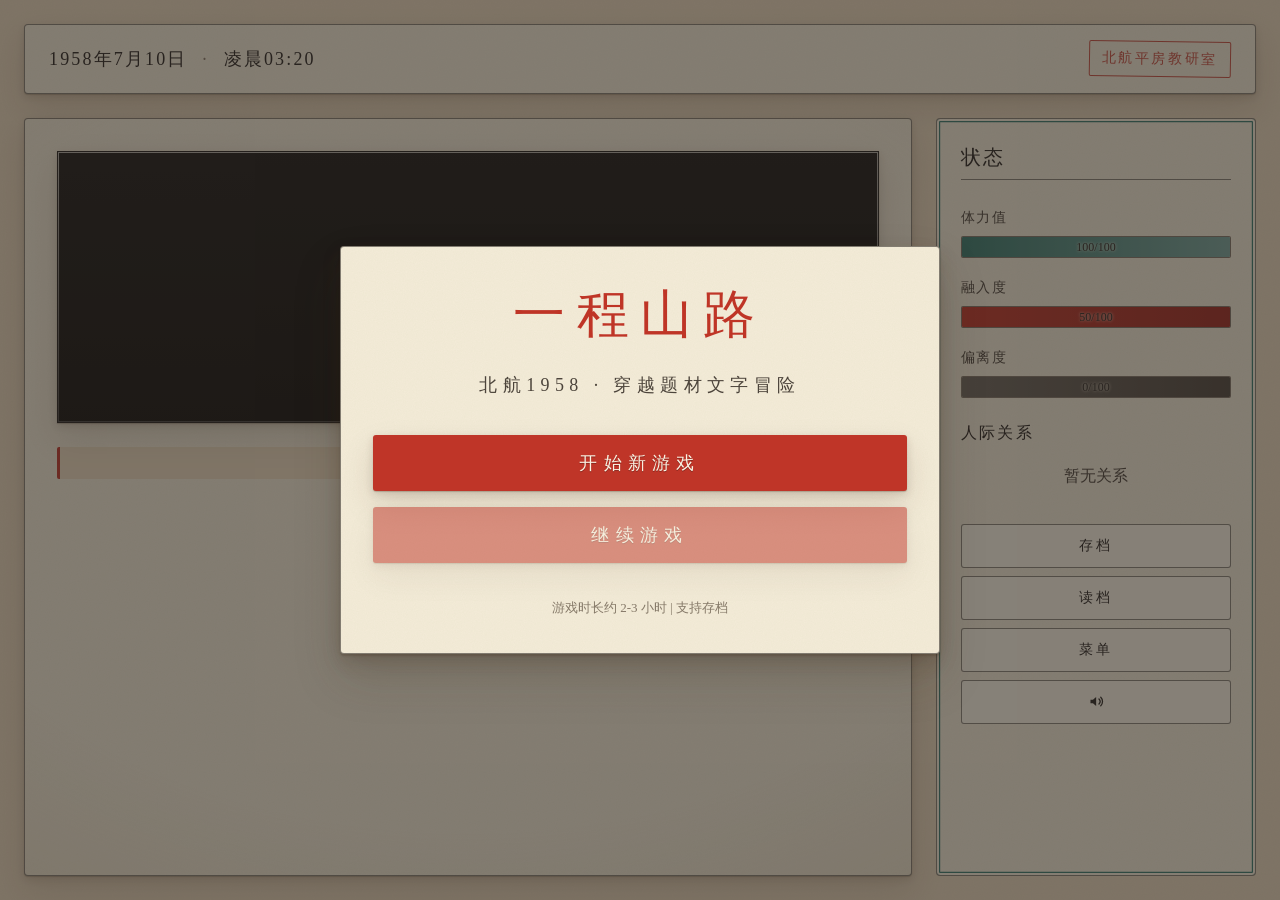
<file: index.html>
<!DOCTYPE html>
<html lang="zh-CN">
<head>
    <meta charset="UTF-8">
    <meta name="viewport" content="width=device-width, initial-scale=1.0">
    <link rel="icon" href="data:image/svg+xml,%3Csvg xmlns=%27http://www.w3.org/2000/svg%27 viewBox=%270 0 32 32%27%3E%3Crect width=%2732%27 height=%2732%27 rx=%276%27 fill=%27%23bf3528%27/%3E%3Crect x=%278%27 y=%2714%27 width=%2716%27 height=%274%27 rx=%271%27 fill=%27%23f4ecd8%27/%3E%3C/svg%3E">
    <meta name="theme-color" content="#2b3a4a">
    <title>一程山路 - 北航1958</title>
    <!-- 字体已本地化（assets/fonts/lxgw/），断网环境不受影响。 -->
    <link rel="stylesheet" href="assets/fonts/lxgw/font.css">
    <link rel="stylesheet" href="css/base.css">
    <link rel="stylesheet" href="css/tokens.css">
    <link rel="stylesheet" href="css/props.css">
    <link rel="stylesheet" href="css/game.css">
</head>
<body class="mode-archive">
    <!-- 主游戏容器 -->
    <div id="game-container">
        
        <!-- 顶部日期时间显示 -->
        <header id="game-header">
            <div class="date-display">
                <span id="current-date">1958年7月10日</span>
                <span class="separator">·</span>
                <span id="current-time">凌晨03:20</span>
            </div>
            <div class="location-display" id="current-location">北航平房教研室</div>
        </header>

        <!-- 主内容区 -->
        <main id="game-main">
            
            <!-- 文本显示区 -->
            <section id="story-section">
                <div id="scene-description" class="scene-text"></div>
                <div id="narrative-text" class="narrative-text"></div>
            </section>

            <!-- 选项区 -->
            <section id="choices-section">
                <!-- 动态生成选项按钮 -->
            </section>

            <!-- 属性变化反馈卡片 -->
            <div id="feedback-card" class="feedback-card hidden">
                <div class="feedback-content"></div>
            </div>

        </main>

        <!-- 右侧属性面板 -->
        <aside id="attribute-panel">
            <h3>状态</h3>
            
            <!-- 核心属性 -->
            <div class="attribute-group">
                <div class="attribute-item">
                    <label>体力值</label>
                    <div class="progress-bar">
                        <div class="progress-fill" id="stamina-bar"></div>
                        <span class="progress-text" id="stamina-text">100/100</span>
                    </div>
                </div>
                
                <div class="attribute-item">
                    <label>融入度</label>
                    <div class="progress-bar">
                        <div class="progress-fill" id="integration-bar"></div>
                        <span class="progress-text" id="integration-text">50/100</span>
                    </div>
                </div>
                
                <div class="attribute-item">
                    <label>偏离度</label>
                    <div class="progress-bar">
                        <div class="progress-fill" id="deviation-bar"></div>
                        <span class="progress-text" id="deviation-text">0/100</span>
                    </div>
                </div>
            </div>

            <!-- NPC关系 -->
            <div class="npc-group">
                <h4>人际关系</h4>
                <div id="npc-relations">
                    <!-- 动态生成NPC关系 -->
                </div>
            </div>

            <!-- 控制按钮 -->
            <div class="control-buttons">
                <button id="save-btn" class="control-btn">存档</button>
                <button id="load-btn" class="control-btn">读档</button>
                <button id="menu-btn" class="control-btn">菜单</button>
                <button id="mute-btn" class="control-btn" title="声音开启">🔊</button>
            </div>
        </aside>

    </div>

    <!-- 存档/读档模态框 -->
    <div id="save-modal" class="modal hidden">
        <div class="modal-content">
            <h2 id="modal-title">存档</h2>
            <div class="save-slots">
                <div class="save-slot" data-slot="auto">
                    <div class="slot-header">自动存档（周结算）</div>
                    <div class="slot-info">空</div>
                </div>
                <div class="save-slot" data-slot="1">
                    <div class="slot-header">存档位 1</div>
                    <div class="slot-info">空</div>
                </div>
                <div class="save-slot" data-slot="2">
                    <div class="slot-header">存档位 2</div>
                    <div class="slot-info">空</div>
                </div>
                <div class="save-slot" data-slot="3">
                    <div class="slot-header">存档位 3</div>
                    <div class="slot-info">空</div>
                </div>
            </div>
            <button id="modal-close" class="control-btn">关闭</button>
        </div>
    </div>

    <!-- 开始菜单 -->
    <div id="start-menu" class="modal">
        <div class="modal-content start-menu-content">
            <h1 class="game-title">一程山路</h1>
            <p class="game-subtitle">北航1958 · 穿越题材文字冒险</p>
            <div class="start-buttons">
                <button id="new-game-btn" class="start-btn">开始新游戏</button>
                <button id="continue-game-btn" class="start-btn">继续游戏</button>
            </div>
            <p class="game-info">游戏时长约 2-3 小时 | 支持存档</p>
        </div>
    </div>

    <!-- JavaScript 模块加载（?v= 缓存戳：改动后递增，防浏览器缓存旧版） -->
    <script src="js/core/AudioManager.js?v=4"></script>
    <script src="js/core/BootNotice.js?v=4"></script>
    <script src="js/core/AttributeManager.js?v=4"></script>
    <script src="js/core/ConditionEvaluator.js?v=4"></script>
    <script src="js/core/SaveManager.js?v=4"></script>
    <script src="js/core/LoopController.js?v=4"></script>
    <script src="js/core/CardManager.js?v=4"></script>
    <script src="js/core/ContentLoader.js?v=4"></script>
    <script src="js/core/StoryEngine.js?v=4"></script>
    <script src="js/core/DebugPanel.js?v=4"></script>
    <script src="js/core/SlideRule.js?v=4"></script>
    <script src="js/ui/UIManager.js?v=4"></script>
    <script src="js/ui/SkinFilters.js?v=4"></script>
    <script src="js/main.js?v=4"></script>
</body>
</html>
</file>
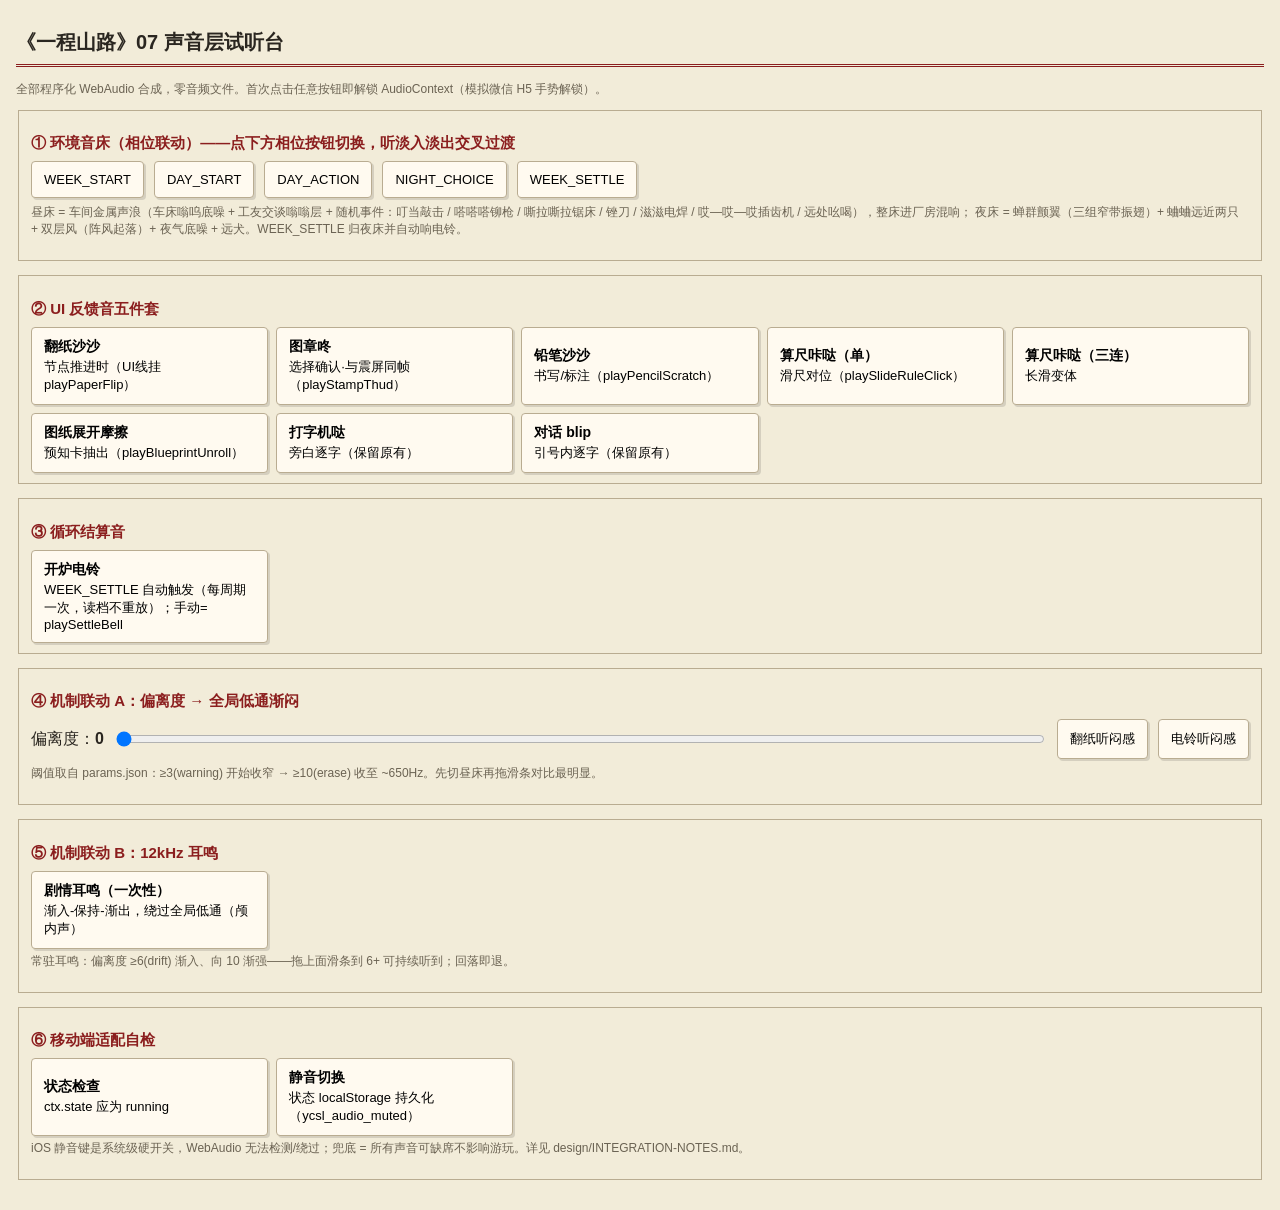
<file: test/audio-test.html>
<!DOCTYPE html>
<html lang="zh-CN">
<head>
<meta charset="UTF-8">
<meta name="viewport" content="width=device-width, initial-scale=1.0">
<title>07 声音层试听台 · 一程山路</title>
<style>
    body { font-family: "Microsoft YaHei", sans-serif; background: #f2ecd9; color: #2a2620; margin: 0; padding: 16px; }
    h1 { font-size: 20px; border-bottom: 3px double #8b1e1e; padding-bottom: 8px; }
    h2 { font-size: 15px; color: #8b1e1e; margin: 18px 0 8px; }
    .grid { display: grid; grid-template-columns: repeat(auto-fill, minmax(210px, 1fr)); gap: 8px; }
    button { text-align: left; padding: 10px 12px; background: #fffaf0; border: 1px solid #b9ac91;
             border-radius: 4px; cursor: pointer; box-shadow: 2px 2px 0 rgba(0,0,0,.12); font-size: 13px; }
    button:active { transform: translate(1px,1px); box-shadow: none; }
    button b { display: block; font-size: 14px; margin-bottom: 2px; }
    .row { display: flex; align-items: center; gap: 10px; margin: 6px 0; flex-wrap: wrap; }
    input[type=range] { flex: 1; min-width: 160px; }
    code { background: #e7dfc8; padding: 1px 5px; border-radius: 3px; font-size: 12px; }
    .note { font-size: 12px; color: #6b6353; margin-top: 4px; }
    .phasebtn.on { background: #8b1e1e; color: #fff; }
    fieldset { border: 1px solid #b9ac91; margin-bottom: 14px; }
</style>
</head>
<body>
<h1>《一程山路》07 声音层试听台</h1>
<p class="note">全部程序化 WebAudio 合成，零音频文件。首次点击任意按钮即解锁 AudioContext（模拟微信 H5 手势解锁）。</p>

<fieldset>
    <h2>① 环境音床（相位联动）——点下方相位按钮切换，听淡入淡出交叉过渡</h2>
    <div class="row" id="phases"></div>
    <p class="note">昼床 = 车间金属声浪（车床嗡呜底噪 + 工友交谈嗡嗡层 + 随机事件：叮当敲击 / 嗒嗒嗒铆枪 / 嘶拉嘶拉锯床 / 锉刀 / 滋滋电焊 / 哎—哎—哎插齿机 / 远处吆喝），整床进厂房混响；
       夜床 = 蝉群颤翼（三组窄带振翅）+ 蛐蛐远近两只 + 双层风（阵风起落）+ 夜气底噪 + 远犬。WEEK_SETTLE 归夜床并自动响电铃。</p>
</fieldset>

<fieldset>
    <h2>② UI 反馈音五件套</h2>
    <div class="grid">
        <button onclick="A.playPaperFlip()"><b>翻纸沙沙</b>节点推进时（UI线挂 playPaperFlip）</button>
        <button onclick="A.playStampThud()"><b>图章咚</b>选择确认·与震屏同帧（playStampThud）</button>
        <button onclick="A.playPencilScratch(0.6)"><b>铅笔沙沙</b>书写/标注（playPencilScratch）</button>
        <button onclick="A.playSlideRuleClick(false)"><b>算尺咔哒（单）</b>滑尺对位（playSlideRuleClick）</button>
        <button onclick="A.playSlideRuleClick(true)"><b>算尺咔哒（三连）</b>长滑变体</button>
        <button onclick="A.playBlueprintUnroll(0.85)"><b>图纸展开摩擦</b>预知卡抽出（playBlueprintUnroll）</button>
        <button onclick="A.playType()"><b>打字机哒</b>旁白逐字（保留原有）</button>
        <button onclick="A.playBlip('chen')"><b>对话 blip</b>引号内逐字（保留原有）</button>
    </div>
</fieldset>

<fieldset>
    <h2>③ 循环结算音</h2>
    <div class="grid">
        <button onclick="A.playSettleBell()"><b>开炉电铃</b>WEEK_SETTLE 自动触发（每周期一次，读档不重放）；手动= playSettleBell</button>
    </div>
</fieldset>

<fieldset>
    <h2>④ 机制联动 A：偏离度 → 全局低通渐闷</h2>
    <div class="row">
        <span>偏离度：<b id="devVal">0</b></span>
        <input type="range" min="0" max="10" step="1" value="0" id="devSlider"
               oninput="document.getElementById('devVal').textContent=this.value; A.updateDeviation(+this.value)">
        <button onclick="A.playPaperFlip()">翻纸听闷感</button>
        <button onclick="A.playSettleBell()">电铃听闷感</button>
    </div>
    <p class="note">阈值取自 params.json：≥3(warning) 开始收窄 → ≥10(erase) 收至 ~650Hz。先切昼床再拖滑条对比最明显。</p>
</fieldset>

<fieldset>
    <h2>⑤ 机制联动 B：12kHz 耳鸣</h2>
    <div class="grid">
        <button onclick="A.playTinnitusBurst({attack:1.5, hold:0.8, release:3})"><b>剧情耳鸣（一次性）</b>渐入-保持-渐出，绕过全局低通（颅内声）</button>
    </div>
    <p class="note">常驻耳鸣：偏离度 ≥6(drift) 渐入、向 10 渐强——拖上面滑条到 6+ 可持续听到；回落即退。</p>
</fieldset>

<fieldset>
    <h2>⑥ 移动端适配自检</h2>
    <div class="grid">
        <button onclick="alert('AudioContext 状态：' + (A.ctx ? A.ctx.state : '未创建（尚未交互）') + '\n静音：' + A.muted + '\n当前音床：' + (A.currentBed || '无'))"><b>状态检查</b>ctx.state 应为 running</button>
        <button onclick="alert('静音=' + A.toggleMute())"><b>静音切换</b>状态 localStorage 持久化（ycsl_audio_muted）</button>
    </div>
    <p class="note">iOS 静音键是系统级硬开关，WebAudio 无法检测/绕过；兜底 = 所有声音可缺席不影响游玩。详见 design/INTEGRATION-NOTES.md。</p>
</fieldset>

<script src="../js/core/AudioManager.js"></script>
<script>
    const A = new AudioManager();
    window.game = window.game || {};
    window.game.audioManager = A;

    const PHASES = ['WEEK_START', 'DAY_START', 'DAY_ACTION', 'NIGHT_CHOICE', 'WEEK_SETTLE'];
    const box = document.getElementById('phases');
    PHASES.forEach(p => {
        const b = document.createElement('button');
        b.textContent = p;
        b.onclick = () => {
            box.querySelectorAll('button').forEach(x => x.classList.remove('on'));
            b.classList.add('on');
            A.activate();          // 模拟真实路径：手势 → activate → applyPhase
            A.applyPhase(p);
            if (p === 'WEEK_SETTLE') setTimeout(() => A.playSettleBell(), 300);
        };
        box.appendChild(b);
    });
</script>
</body>
</html>
</file>
<file: assets/fonts/lxgw/font.css>
@font-face {font-family: 'LXGW WenKai Screen R';src: local('LXGW WenKai Screen R'), url('L1_4e00_192.woff2');unicode-range: U+4E00-4E02,U+4E03,U+4E07-4E0C,U+4E0D-4E0F,U+4E10-4E12,U+4E13-4E15,U+4E16,U+4E18-4E1E,U+4E1F,U+4E22,U+4E24-4E28,U+4E2A-4E2C,U+4E2D,U+4E30,U+4E32,U+4E34,U+4E38-4E3C,U+4E3D-4E3F,U+4E43,U+4E45,U+4E48-4E4A,U+4E4B-4E51,U+4E52-4E55,U+4E56,U+4E58-4E5A,U+4E5D-4E62,U+4E66,U+4E70-4E72,U+4E73,U+4E7E,U+4E82,U+4E86,U+4E88-4E8A,U+4E8B-4E8D,U+4E8E-4E90,U+4E91-4E93,U+4E94-4E96,U+4E9A-4E9C,U+4E9E,U+4EA1-4EA3,U+4EA4-4EA8,U+4EA9,U+4EAB-4EAF,U+4EB2,U+4EBA,U+4EBF-4EC2,U+4EC5-4EC8,U+4ECA-4ECC,U+4ECD-4ECF,U+4ED1,U+4ED3-4ED5,U+4ED6-4EDA,U+4EE3-4EE6,U+4EEA,U+4EEC,U+4EF0,U+4EF2,U+4EF6-4EF8,U+4EFB,U+4EFD,U+4EFF,U+4F01,U+4F0A,U+4F0D,U+4F0F-4F12,U+4F17-4F1B,U+4F1E-4F21,U+4F24,U+4F26,U+4F2A,U+4F2F-4F31,U+4F34,U+4F36,U+4F38,U+4F3A,U+4F3C,U+4F43,U+4F46,U+4F4D-4F52,U+4F53,U+4F55,U+4F59,U+4F5B-4F5D,U+4F60,U+4F63,U+4F69,U+4F73,U+4F7F,U+4F84,U+4F86,U+4F88,U+4F8B,U+4F8D,U+4F96,U+4F9B,U+4F9D,U+4FA0,U+4FA3,U+4FA5-4FA9,U+4FAE-4FB0,U+4FB5-4FB7,U+4FBF,U+4FC3-4FC5,U+4FCA,U+4FCF-4FD1,U+4FD7-4FD9,U+4FDD,U+4FE0-4FE2,U+4FE9;}
@font-face {font-family: 'LXGW WenKai Screen R';src: local('LXGW WenKai Screen R'), url('L1_4fea_192.woff2');unicode-range: U+4FEA,U+4FED-4FF0,U+4FF1,U+4FFA,U+5006,U+5009,U+500B,U+500D,U+5011-5013,U+5014,U+5018-501B,U+501F,U+5021,U+5026,U+502B,U+503A,U+503C,U+503E,U+5047,U+5049,U+504E-5050,U+505A,U+505C,U+5065,U+5074-5078,U+507F,U+5085,U+508D,U+5091,U+5098-509A,U+50A8,U+50AC-50AE,U+50B2-50B4,U+50B5,U+50B7,U+50BB,U+50BE,U+50C5,U+50CF,U+50D1,U+50DA,U+50DE,U+50E5,U+50E7,U+50F5,U+50F9,U+50FB,U+5100,U+5104,U+5109,U+5112,U+511F,U+512A,U+5132,U+513F,U+5141,U+5143-5147,U+5148-514A,U+514B-514E,U+5151-5153,U+5154,U+515A,U+515C,U+5162,U+5165,U+5167-516A,U+516B-516E,U+5170-5172,U+5173-517A,U+517B-517E,U+5180,U+5185,U+5188-518B,U+518C-518E,U+5192,U+5197,U+5199,U+519B-519D,U+51A0,U+51A4-51A6,U+51AC,U+51AF-51B1,U+51B2-51B4,U+51B5-51B8,U+51BB,U+51C0,U+51C4,U+51C6,U+51C9,U+51CC-51CE,U+51CF,U+51D1,U+51DB-51DE,U+51E0-51E2,U+51E4,U+51ED,U+51EF-51F2,U+51F3,U+51F6,U+51F8-51FC,U+51FD,U+51FF-5202,U+5203,U+5206-5208,U+520A,U+5211-5213,U+5217-521C,U+521D,U+5220,U+5224-5226,U+5228-522C,U+522E,U+5230,U+5236-523C,U+5242-5244,U+5247,U+524A,U+524D,U+5251,U+5254,U+5256,U+525B,U+525D,U+5265,U+5267;}
@font-face {font-family: 'LXGW WenKai Screen R';src: local('LXGW WenKai Screen R'), url('L1_5268_192.woff2');unicode-range: U+5268,U+5269-526B,U+526F,U+5272,U+5275,U+527F,U+5283,U+5287-528A,U+528D,U+5291,U+529B,U+529D-52A2,U+52A3,U+52A8-52AC,U+52B1-52B4,U+52BF,U+52C1,U+52C3,U+52C7,U+52C9,U+52CB,U+52D2,U+52D5,U+52D8-52DA,U+52DD-52E0,U+52E2,U+52E4,U+52F3,U+52F5,U+52F8,U+52FA-52FC,U+52FE-5301,U+5305-5307,U+5308,U+5315-5318,U+5319,U+5320,U+5323,U+532A,U+5339-533C,U+533E-5342,U+5343,U+5347-534B,U+534E-5350,U+5351-5358,U+535A,U+535C,U+5360-5363,U+5364,U+5366-5368,U+536B,U+536F-5372,U+5373-5376,U+5377-5379,U+537B,U+537F,U+5382,U+5385-5387,U+5389,U+538B-538D,U+5395,U+5398,U+539A,U+539F,U+53A2,U+53A6,U+53A8,U+53AD,U+53B2,U+53BB,U+53BF,U+53C1-53C4,U+53C8-53CE,U+53D1,U+53D4,U+53D6-53DA,U+53DB,U+53E0,U+53E2-53E7,U+53E8-53F1,U+53F2-53F4,U+53F6-53FA,U+53FC-53FE,U+5401,U+5403-5405,U+5406,U+5408-540B,U+540C-5412,U+5413,U+5415,U+5417,U+541B,U+541D-5421,U+5426-542A,U+542B-5430,U+5431,U+5433-5436,U+5438-543A,U+543B;}
@font-face {font-family: 'LXGW WenKai Screen R';src: local('LXGW WenKai Screen R'), url('L1_543c_192.woff2');unicode-range: U+543C,U+543E,U+5440,U+5442,U+5446,U+5448,U+544A,U+5450,U+5455,U+5458,U+545B-545D,U+5462,U+5468,U+5473,U+5475,U+547B-547E,U+5484,U+548B-548D,U+548F-5491,U+5492,U+5495-5497,U+5499,U+54A7-54A9,U+54AA,U+54AC,U+54B1,U+54B3,U+54B8,U+54BD,U+54C0-54C2,U+54C4,U+54C6-54CA,U+54CD-54CF,U+54D1,U+54D7,U+54DF,U+54E1,U+54E5-54E7,U+54E8-54EB,U+54ED-54EF,U+54F2,U+54FA,U+54FC,U+5501,U+5506-5508,U+5509,U+5510,U+5520,U+5524,U+5527,U+552C,U+552E-5530,U+5531,U+553E,U+5543-5545,U+5546,U+554A,U+554F,U+5553,U+555E,U+5561,U+5564-5567,U+556A,U+5570,U+5578,U+557C,U+5582,U+5584,U+5587,U+5589-558B,U+5598,U+559A,U+559C-559E,U+55A7,U+55AA,U+55AC,U+55AE,U+55B2-55B4,U+55B7,U+55BB,U+55C5-55C7,U+55CE,U+55D3,U+55DA,U+55DC,U+55E1,U+55E6,U+55FD,U+5600,U+5609,U+5614,U+5617,U+561B,U+5629,U+562F,U+5631-5633,U+5634,U+5636,U+5639,U+563B,U+563F,U+5668-566B,U+5674,U+5678,U+5687,U+568E,U+56A3,U+56A8,U+56B4,U+56B7,U+56BC,U+56C2,U+56CA,U+56D1,U+56DA-56DC,U+56DE,U+56E0,U+56E2,U+56E4,U+56EA,U+56ED,U+56F0-56F2,U+56F4,U+56FA,U+56FD-56FF,U+5703,U+5706,U+5708,U+570B,U+570D,U+5712-5714,U+5716,U+5718,U+571F,U+5723,U+5728,U+5730,U+573A,U+573E,U+5740,U+5747,U+574A,U+574E-5752,U+5757,U+575A-575C,U+575D,U+575F-5762,U+5764,U+5766,U+576A,U+576F,U+5777,U+5782-5784;}
@font-face {font-family: 'LXGW WenKai Screen R';src: local('LXGW WenKai Screen R'), url('L1_5784_192.woff2');unicode-range: U+5784,U+578B,U+5792,U+579B,U+57A2,U+57A6,U+57AB,U+57AE,U+57C2-57C4,U+57CB,U+57CE,U+57DF-57E1,U+57F7,U+57F9-57FB,U+5802,U+5805-5807,U+5815,U+5821,U+5824,U+582A,U+582F-5832,U+5834-5836,U+583F,U+584A,U+584C,U+5851,U+5854,U+5857-5859,U+585E,U+586B,U+5875,U+5883,U+5885,U+588A,U+5893,U+5899,U+589C,U+589E-58A0,U+58A8-58AA,U+58AE,U+58B3,U+58BE,U+58C1,U+58C7,U+58D3,U+58D8,U+58DE-58E0,U+58E4,U+58E9,U+58EB-58ED,U+58EE-58F1,U+58F3,U+58F6,U+58F9-58FB,U+58FD,U+5904,U+5907,U+590D,U+590F,U+5915-5917,U+591A,U+591C,U+591F-5921,U+5922,U+5925,U+5927,U+5929-592C,U+592D-5930,U+5931,U+5934,U+5937-593B,U+593E,U+5947-594A,U+594B,U+594F,U+5951,U+5954,U+5956-5958,U+5960,U+5962,U+5965,U+5967,U+596A,U+596E,U+5973-5975,U+5976,U+5978-597A,U+597D,U+5982-5985,U+5986-5989,U+5992-5994,U+5996,U+5999,U+599D,U+59A5,U+59A8,U+59AE,U+59B3,U+59B9,U+59BB,U+59C6,U+59CA-59CC,U+59D0-59D2,U+59D3-59D5,U+59DA,U+59DC,U+59E5,U+59E8,U+59FB,U+59FF,U+5A01,U+5A03-5A05,U+5A07,U+5A18,U+5A1B-5A1D,U+5A1F,U+5A25,U+5A31,U+5A36,U+5A41,U+5A46,U+5A49,U+5A5A,U+5A66,U+5A6A,U+5A74,U+5A76,U+5A7F,U+5A92,U+5A9A,U+5AB3,U+5ABD,U+5AC1-5AC3,U+5AC9,U+5ACC,U+5AE9,U+5B0C,U+5B30,U+5B38,U+5B50,U+5B54-5B56,U+5B57-5B5A,U+5B5D,U+5B5F,U+5B63-5B65,U+5B66,U+5B69,U+5B6B;}
@font-face {font-family: 'LXGW WenKai Screen R';src: local('LXGW WenKai Screen R'), url('L1_5b6c_192.woff2');unicode-range: U+5B6C,U+5B75,U+5B78,U+5B7D,U+5B81,U+5B83,U+5B85,U+5B87-5B8A,U+5B8B-5B8D,U+5B8F,U+5B97-5B9F,U+5BA0-5BA5,U+5BA6,U+5BAA-5BAC,U+5BAE,U+5BB0,U+5BB3-5BB7,U+5BB9,U+5BBD-5BC0,U+5BC2,U+5BC4-5BC8,U+5BCC,U+5BD2-5BD4,U+5BDD-5BE0,U+5BE1-5BE3,U+5BE5-5BE7,U+5BE8-5BEA,U+5BEB-5BED,U+5BF5-5BF7,U+5BF8-5BFD,U+5BFF,U+5C01,U+5C04,U+5C06-5C0C,U+5C0D-5C10,U+5C11,U+5C14,U+5C16,U+5C18,U+5C1A,U+5C1D,U+5C24,U+5C27,U+5C2C,U+5C31,U+5C34,U+5C38,U+5C3A,U+5C3C-5C43,U+5C45-5C47,U+5C48-5C4C,U+5C4D-5C50,U+5C51,U+5C55,U+5C5C,U+5C5E,U+5C60-5C63,U+5C64-5C66,U+5C6C,U+5C6F,U+5C71,U+5C79,U+5C7F,U+5C81-5C83,U+5C94,U+5C96-5C98,U+5C9B,U+5CA1,U+5CA9,U+5CAD,U+5CB3,U+5CB8,U+5CE1,U+5CE6,U+5CE8,U+5CED,U+5CF0,U+5CF6,U+5CFB,U+5CFD,U+5D07,U+5D0E,U+5D14,U+5D16-5D18,U+5D1B,U+5D29,U+5D2D,U+5D4C,U+5D84,U+5DBA,U+5DBC-5DBE,U+5DC5,U+5DCD,U+5DD2,U+5DDD-5DDF,U+5DE1-5DE3,U+5DE5-5DEA,U+5DEB,U+5DEE,U+5DF1-5DF5,U+5DF7,U+5DFE,U+5E01-5E04,U+5E05-5E07,U+5E08,U+5E0C,U+5E10,U+5E15-5E17,U+5E18,U+5E1A,U+5E1C-5E1E,U+5E25-5E27,U+5E2B,U+5E2D-5E2F,U+5E33,U+5E36;}
@font-face {font-family: 'LXGW WenKai Screen R';src: local('LXGW WenKai Screen R'), url('L1_5e37_192.woff2');unicode-range: U+5E37-5E39,U+5E3D,U+5E45,U+5E4C,U+5E55,U+5E5F,U+5E62-5E64,U+5E6B,U+5E72-5E75,U+5E76,U+5E78-5E7A,U+5E7B-5E80,U+5E84,U+5E86-5E88,U+5E8A,U+5E8F-5E91,U+5E93-5E96,U+5E97,U+5E99-5E9B,U+5E9C,U+5E9E-5EA0,U+5EA6-5EA8,U+5EAB,U+5EAD,U+5EB5-5EB9,U+5EC1-5EC3,U+5EC8-5ECB,U+5ED3,U+5EDA,U+5EDF-5EE1,U+5EE2-5EE4,U+5EEC,U+5EF3,U+5EF6-5EF8,U+5EFA,U+5F00,U+5F02-5F05,U+5F0A,U+5F0F,U+5F13,U+5F15,U+5F17-5F19,U+5F1B,U+5F1F-5F21,U+5F25-5F28,U+5F2F,U+5F31,U+5F35,U+5F37,U+5F39-5F3B,U+5F48,U+5F4C,U+5F4E,U+5F52-5F54,U+5F55,U+5F59,U+5F62,U+5F64,U+5F69-5F6B,U+5F6C-5F6E,U+5F70-5F72,U+5F79,U+5F7B-5F7D,U+5F80-5F82,U+5F84-5F86,U+5F88,U+5F8A-5F8D,U+5F90-5F93,U+5F97-5F9A,U+5F9E,U+5FA1,U+5FAA,U+5FAE,U+5FB7,U+5FB9,U+5FBD,U+5FC3,U+5FC5-5FC7,U+5FCC-5FCE,U+5FD7-5FDA,U+5FE0,U+5FE7,U+5FEB,U+5FF1,U+5FF5,U+5FFD,U+5FFF-6002,U+600E,U+6012,U+6014-6017,U+601C-601E,U+6020-6022,U+6025,U+6027-6029,U+602A,U+602F,U+603B,U+6043,U+604B,U+604D,U+6050,U+6052,U+6055,U+6062,U+6064-6066,U+6068-606A,U+606C-606E,U+606F-6071,U+6073,U+6076,U+607C,U+6084-6086,U+6089,U+608D,U+6094,U+6096,U+609F-60A1,U+60A3,U+60A6,U+60A8,U+60AC,U+60AF,U+60B2,U+60B4,U+60B6,U+60BC,U+60C5,U+60CA-60CC,U+60D1;}
@font-face {font-family: 'LXGW WenKai Screen R';src: local('LXGW WenKai Screen R'), url('L1_60d2_192.woff2');unicode-range: U+60D2,U+60D5,U+60DC,U+60DF-60E2,U+60E6-60EA,U+60EB,U+60ED,U+60EF-60F2,U+60F3,U+60F6,U+60F9,U+6101,U+6108-610A,U+610F,U+6115,U+611A-611C,U+611F,U+6123-6125,U+6127,U+613F,U+6148,U+614B-614D,U+614E,U+6155,U+6158,U+615A,U+6162-6164,U+6167-6169,U+616E,U+6170,U+6176-6178,U+6182,U+618A-618C,U+618E,U+6190-6192,U+6194,U+61A4,U+61A8,U+61AB,U+61B2,U+61B6,U+61BE,U+61C2,U+61C7-61CB,U+61D2,U+61E6,U+61F2,U+61F6-61F9,U+61FC,U+6200,U+6208,U+620A,U+620C,U+620E-6213,U+6216,U+6218,U+621A,U+622A,U+6230,U+6232-6235,U+6236-6238,U+623F-6242,U+6247,U+624B,U+624D-624F,U+6251-6255,U+6258,U+625B,U+6263,U+6267,U+6269,U+626B-6271,U+6273,U+6276,U+6279,U+627C,U+627E-6281,U+6284,U+628A,U+6291-6294,U+6295-6299,U+629A-629C,U+62A0-62A3,U+62A4-62A6,U+62AB-62AD,U+62B1,U+62B5,U+62B9,U+62BC-62BE,U+62C2,U+62C4-62C8,U+62C9,U+62CC-62CF,U+62D0,U+62D2-62D5,U+62D6-62DA,U+62DB-62DD,U+62DF,U+62E2-62E4,U+62E5-62EA,U+62EC-62EE,U+62EF,U+62F1,U+62F3-62F5,U+62F7,U+62FC-6300,U+6301-6303,U+6307,U+6309,U+630E,U+6311,U+6316,U+631A,U+631F-6322,U+6323-6326;}
@font-face {font-family: 'LXGW WenKai Screen R';src: local('LXGW WenKai Screen R'), url('L1_6326_192.woff2');unicode-range: U+6326,U+6328,U+632A-632C,U+632F,U+633A,U+633D-633F,U+6342,U+6345-6347,U+6349,U+634C-6351,U+6355,U+635E-6360,U+6361-6364,U+6367,U+636E,U+6376-6378,U+637A-637C,U+6380,U+6382-6385,U+6388-638A,U+638C,U+638F-6391,U+6392,U+6398-639A,U+63A0,U+63A2,U+63A5,U+63A7-63AB,U+63B0,U+63B7,U+63BA,U+63C0,U+63C9,U+63CD,U+63CF-63D1,U+63D2,U+63DA-63DC,U+63E1,U+63E3,U+63E9-63EB,U+63ED-63EF,U+63F4,U+63FD,U+6400-6403,U+6405,U+640D,U+640F,U+6413-6415,U+6416-6418,U+641C,U+641E,U+642C-642E,U+6436,U+643A,U+6444,U+6446-6448,U+644A,U+6454,U+6458,U+645F,U+6467,U+6469,U+646F,U+6473,U+6478-647A,U+647B,U+6487-6489,U+6490-6494,U+6495,U+649A,U+649E,U+64A4-64A6,U+64A9,U+64AB-64AF,U+64B0,U+64B2,U+64B5,U+64BC,U+64BF,U+64C1-64C3,U+64C5,U+64C7,U+64CA-64CC,U+64CD-64CF,U+64D2,U+64D4,U+64DA,U+64E0-64E2,U+64E6,U+64EC,U+64F0-64F3,U+64F4,U+64FA,U+64FE,U+6500,U+6506,U+650F,U+6514,U+6519,U+651C-651E,U+6524,U+652A,U+652C,U+652F,U+6536,U+6539,U+653B,U+653E-6540,U+6545,U+6548,U+654C,U+654F,U+6551,U+6557-655A,U+655B,U+655E,U+6562-6564,U+6566,U+656C,U+6570,U+6572,U+6574-6576,U+6577-6579,U+6582-6584,U+6587,U+658B-658D,U+6591,U+6597,U+6599,U+659C,U+659F,U+65A4-65A6,U+65A7,U+65A9,U+65AC-65AE,U+65AF-65B1;}
@font-face {font-family: 'LXGW WenKai Screen R';src: local('LXGW WenKai Screen R'), url('L1_65b1_192.woff2');unicode-range: U+65B1,U+65B7,U+65B9,U+65BD,U+65C1,U+65C5,U+65CB,U+65CF,U+65D7,U+65E0,U+65E2,U+65E5-65EA,U+65EC-65EE,U+65F1,U+65F6-65F8,U+65FA,U+6602,U+6606,U+660C,U+660E-6610,U+6613-6615,U+661F-6621,U+6625,U+6627-6629,U+662D,U+662F,U+663C,U+663E,U+6642-6644,U+6649,U+664B-664D,U+6652-6654,U+6655,U+665A,U+665D,U+6666,U+6668,U+666E-6671,U+6674,U+6676,U+667A,U+667E,U+6682,U+6687-6689,U+6691,U+6696-6698,U+66A2,U+66AB,U+66AE,U+66B4,U+66C6,U+66C9,U+66D9,U+66DD,U+66E0,U+66EC,U+66F0,U+66F2,U+66F4,U+66F8-66FA,U+66FC,U+66FE-6701,U+6703,U+6708-670A,U+670B,U+670D,U+6717,U+671B,U+671D,U+671F,U+6726,U+6728,U+672A-672D,U+672F,U+6731,U+6734-6736,U+673A,U+673D,U+6740,U+6742-6744,U+6746,U+6749,U+674E-6752,U+6756,U+675C,U+675F-6762,U+6765,U+6768,U+676D,U+676F-6772,U+677E-6780,U+6781,U+6784,U+6789,U+6790,U+6795,U+6797,U+679A,U+679C-679E,U+67A2-67A4,U+67AA-67AC,U+67AF,U+67B6,U+67C4,U+67CF-67D5,U+67DC,U+67E0,U+67E5,U+67EC,U+67F1,U+67F3-67F6,U+67FF,U+6805,U+6807-6809,U+680B,U+680F,U+6811,U+6813,U+6816-6818,U+6821,U+682A,U+6837-683A,U+683C-683E,U+6842-6844,U+6846,U+6848,U+684C,U+6850-6852,U+6854,U+6863,U+6865-6867,U+6868-686A,U+6876,U+6881,U+6885-6887,U+6897,U+689D,U+68A2,U+68A6-68A8;}
@font-face {font-family: 'LXGW WenKai Screen R';src: local('LXGW WenKai Screen R'), url('L1_68a8_192.woff2');unicode-range: U+68A8,U+68AD,U+68AF-68B1,U+68B3,U+68C0,U+68C4,U+68C9,U+68CB,U+68CD,U+68D2,U+68D5,U+68D7-68D9,U+68DA,U+68DF-68E1,U+68E7,U+68EE,U+68F1-68F3,U+68F5,U+68FA,U+6905,U+690D-690F,U+6912,U+692D,U+6930,U+693F,U+694A,U+6953,U+695A,U+696D,U+6975,U+6977,U+697C,U+6982,U+6984,U+6986,U+6994-6996,U+699C,U+69A8,U+69AE,U+69B4,U+69CB,U+69CD,U+69D0,U+69DB,U+69F3,U+69FD,U+6A01-6A03,U+6A13,U+6A19,U+6A1E-6A20,U+6A21,U+6A23,U+6A2A,U+6A31,U+6A38-6A3A,U+6A44,U+6A4B,U+6A58-6A5A,U+6A5F,U+6A61-6A63,U+6A6B,U+6A71,U+6A80,U+6A90,U+6A94,U+6AA2,U+6AAC,U+6AB8,U+6ABB,U+6AC3,U+6AE5,U+6AFB,U+6B04,U+6B0A,U+6B20-6B24,U+6B27,U+6B32,U+6B3A,U+6B3D-6B3F,U+6B47,U+6B49,U+6B4C,U+6B4E,U+6B50,U+6B61-6B68,U+6B6A,U+6B72,U+6B78-6B7A,U+6B7B-6B7D,U+6B83,U+6B89-6B8C,U+6B96,U+6B98,U+6BB2,U+6BB4-6BB6,U+6BB7,U+6BBA,U+6BBC,U+6BBF-6BC2,U+6BC5-6BC7,U+6BCD,U+6BCF,U+6BD2,U+6BD4-6BD6,U+6BD9,U+6BDB,U+6BE1,U+6BEB,U+6BEF,U+6C08,U+6C0F,U+6C11,U+6C13-6C15,U+6C1B,U+6C22-6C24,U+6C27-6C29,U+6C2B,U+6C2E-6C30,U+6C34,U+6C38,U+6C41-6C43,U+6C47,U+6C49,U+6C57,U+6C59,U+6C5B,U+6C5D-6C62,U+6C64,U+6C6A,U+6C70,U+6C79-6C7B,U+6C7D,U+6C81,U+6C83,U+6C88-6C8A,U+6C90,U+6C92,U+6C96,U+6C99,U+6C9B,U+6C9F,U+6CA1,U+6CA5-6CA8,U+6CAA-6CAC,U+6CAE,U+6CB3,U+6CB8-6CBA;}
@font-face {font-family: 'LXGW WenKai Screen R';src: local('LXGW WenKai Screen R'), url('L1_6cba_192.woff2');unicode-range: U+6CBA,U+6CBB-6CC0,U+6CC1,U+6CC4,U+6CC9-6CCB,U+6CCC,U+6CD5,U+6CDB,U+6CDE,U+6CE1-6CE4,U+6CE5,U+6CE8,U+6CEA,U+6CF0,U+6CF3,U+6CF5,U+6CFB-6CFE,U+6D01,U+6D0B,U+6D12,U+6D17,U+6D1B,U+6D1E,U+6D25,U+6D2A,U+6D32,U+6D36,U+6D3B-6D3F,U+6D41,U+6D45-6D48,U+6D4A-6D4C,U+6D4E-6D50,U+6D51,U+6D53,U+6D59,U+6D66,U+6D69-6D6B,U+6D6E,U+6D74,U+6D77-6D79,U+6D82,U+6D88-6D8A,U+6D8C,U+6D95,U+6D9B,U+6D9D,U+6DA1,U+6DA3-6DA5,U+6DA6-6DAA,U+6DAE-6DB0,U+6DB2,U+6DB5,U+6DBC,U+6DC0,U+6DC6,U+6DCB-6DCD,U+6DD1-6DD3,U+6DD8,U+6DDA,U+6DE1,U+6DE4,U+6DE8-6DEC,U+6DEE,U+6DF1,U+6DF3,U+6DF5,U+6DF7,U+6DF9-6DFC,U+6E05,U+6E0A,U+6E10,U+6E14,U+6E17,U+6E19,U+6E1B,U+6E1D,U+6E20-6E22,U+6E23-6E25,U+6E26,U+6E29,U+6E2C,U+6E2F,U+6E32,U+6E34,U+6E38,U+6E3A,U+6E3E,U+6E43,U+6E4A,U+6E56,U+6E58,U+6E67,U+6E6F,U+6E7E-6E80,U+6E83,U+6E85,U+6E89,U+6E90,U+6E9C-6E9E,U+6EA2,U+6EAA-6EAC,U+6EAF,U+6EB6,U+6EBA,U+6EC4-6EC6,U+6EC7,U+6ECB-6ECD,U+6ED1,U+6ED4,U+6EDA,U+6EDE,U+6EE1,U+6EE4-6EE6,U+6EE8-6EEA,U+6EEC,U+6EEF,U+6EF2,U+6EF4,U+6EFE-6F00,U+6F01-6F03,U+6F06,U+6F0F,U+6F13-6F15,U+6F20,U+6F22,U+6F2B,U+6F31-6F33,U+6F38,U+6F3E-6F40,U+6F47,U+6F51,U+6F54,U+6F58,U+6F5B-6F5D,U+6F64,U+6F6D-6F6F,U+6F70,U+6F80,U+6F84,U+6F86-6F89,U+6F8E,U+6F97,U+6F9C,U+6FA1;}
@font-face {font-family: 'LXGW WenKai Screen R';src: local('LXGW WenKai Screen R'), url('L1_6fa2_192.woff2');unicode-range: U+6FA2,U+6FA4,U+6FB1,U+6FB3,U+6FC0-6FC2,U+6FC3,U+6FD2,U+6FD5,U+6FD8,U+6FDF,U+6FE4,U+6FEB,U+6FF1,U+6FFA,U+6FFE,U+7009,U+7011,U+7015,U+701D,U+703E,U+704C,U+7051,U+7058,U+7063,U+706B,U+706D,U+706F-7071,U+7075-7077,U+7078,U+707C-7080,U+7089-708B,U+708E,U+7092,U+7095,U+70AB-70AF,U+70B8-70BA,U+70BC,U+70C1-70C3,U+70C8,U+70CF,U+70D8-70DA,U+70DB,U+70DF,U+70E4,U+70E6-70E8,U+70EB,U+70ED,U+70F9,U+7109-710B,U+7115,U+711A,U+7121,U+7126,U+7130,U+7136,U+7149,U+714C,U+714E,U+7159,U+715E,U+7164-7166,U+7167,U+7169,U+716E,U+717D,U+7184,U+718A,U+718F,U+7192,U+7194,U+7199,U+719F,U+71AC,U+71B1,U+71C3,U+71C8,U+71D2,U+71D5,U+71D9,U+71DF,U+71E5-71E7,U+71ED,U+7206,U+720D,U+7210,U+721B,U+722A,U+722C-722E,U+7231-7233,U+7235-723B,U+723D-723F,U+7246-7249,U+724C,U+7259,U+725B,U+7261-7263,U+7267,U+7269,U+7272,U+7275,U+7279-727B,U+727D,U+7280-7282,U+72A7,U+72AC,U+72AF,U+72B6,U+72B9,U+72C0,U+72C2,U+72C8,U+72D0,U+72D7,U+72DE,U+72E0-72E2,U+72EC-72EF,U+72F0-72F2,U+72F8-72FA,U+72FC-72FE,U+730E,U+7316,U+7319,U+731B-731D,U+7329-732D,U+732E,U+7334,U+7336,U+733E-7340,U+7344-7346,U+734E,U+7368,U+7370,U+7372,U+7375,U+7378,U+737B,U+7384,U+7387,U+7389,U+738B,U+7396,U+739B,U+73A9,U+73AB,U+73AF-73B1,U+73B2,U+73B7,U+73BB,U+73CA,U+73CD;}
@font-face {font-family: 'LXGW WenKai Screen R';src: local('LXGW WenKai Screen R'), url('L1_73ce_192.woff2');unicode-range: U+73CE,U+73E0,U+73ED,U+73FE,U+7403,U+7405-7407,U+7409,U+7410,U+7422,U+7433-7435,U+743C,U+7459,U+745E-7460,U+7463,U+7469-746B,U+7470,U+7483,U+74A7,U+74B0,U+74CA,U+74DC,U+74E2-74E5,U+74E6,U+74F6-74F8,U+7518,U+751A,U+751C,U+751F,U+7523,U+7525,U+7528-752A,U+752B,U+752F-7534,U+7535,U+7537-7539,U+753B,U+7545,U+754C,U+754F,U+7554,U+7559,U+755C-755E,U+7562,U+7565,U+756A-756C,U+7570,U+7574,U+7576,U+7578,U+7586-7588,U+758A,U+758F,U+7591,U+7597,U+7599-759B,U+759F,U+75A4,U+75AB,U+75AE-75B0,U+75B2,U+75B9,U+75BC,U+75BE,U+75C5,U+75C7,U+75CA,U+75D2,U+75D5,U+75D8,U+75DB,U+75E2,U+75EA,U+75F0,U+75F4,U+75F9,U+760B,U+7613,U+761F,U+7621,U+7624,U+7626-7628,U+7629-762C,U+7638,U+763E,U+7642,U+764C,U+765F,U+7661-7664,U+766C,U+7671,U+7678,U+767B-767F,U+7682,U+7684,U+7686-7688,U+7693,U+7696,U+76AE,U+76B1,U+76BA,U+76BF,U+76C6,U+76C8,U+76CA,U+76CF-76D3,U+76D4,U+76D6-76D9,U+76DB-76DD,U+76DE-76E0,U+76E1,U+76E3-76E5,U+76E7,U+76EE-76F0,U+76F2,U+76F4,U+76F8-76FA,U+76FC,U+76FE,U+7701,U+7709,U+770B,U+771F-7721,U+7728,U+772F,U+7736-7738,U+773C,U+7740-7742,U+7750,U+775B-775D,U+7761,U+7763,U+7766,U+776B-776D,U+7779,U+7784-7786,U+778E,U+7792,U+779E,U+77A7,U+77A9-77AB,U+77AC-77AE,U+77B3,U+77BB,U+77D7,U+77DA-77DC,U+77E2-77E4;}
@font-face {font-family: 'LXGW WenKai Screen R';src: local('LXGW WenKai Screen R'), url('L1_77e4_192.woff2');unicode-range: U+77E4,U+77E5,U+77E9,U+77EB,U+77ED-77F0,U+77F3,U+77FD-7800,U+7801-7803,U+780C-780E,U+7814,U+7816,U+781A,U+7830,U+7834,U+7838,U+783E,U+7840,U+7845,U+7855,U+785D,U+786B-786D,U+786E-7870,U+788C-788F,U+7891,U+7897-7899,U+789F,U+78A7,U+78A9,U+78B0-78B2,U+78B3,U+78BA,U+78BC,U+78BE,U+78C1,U+78C5,U+78CA,U+78D5,U+78DA,U+78E8,U+78F7,U+7901,U+790E,U+7919,U+7926,U+792B-792D,U+793A,U+793C,U+793E,U+7940,U+7948,U+7956,U+795D-7961,U+7965,U+7968,U+796D,U+7977-7979,U+797F-7982,U+7984-7986,U+798D,U+798F,U+79A6,U+79AE,U+79B1,U+79B9,U+79BB,U+79BD-79C2,U+79C3,U+79C6,U+79C9,U+79CB,U+79CD,U+79D1-79D3,U+79D8,U+79DF,U+79E4,U+79E6-79E8,U+79E9,U+79EF-79F1,U+79F8,U+79FB,U+79FD,U+7A00,U+7A05,U+7A08,U+7A0B,U+7A0D-7A0F,U+7A1A,U+7A20,U+7A2D-7A2F,U+7A31,U+7A33,U+7A3B-7A3E,U+7A3F,U+7A46,U+7A4D-7A4F,U+7A57,U+7A62,U+7A69,U+7A74,U+7A76-7A78,U+7A7A,U+7A7F,U+7A81,U+7A83-7A85,U+7A8D,U+7A91-7A93,U+7A96-7A99,U+7A9C-7A9E,U+7A9F,U+7AA5,U+7AA9-7AAB,U+7AAE-7AB0,U+7ABA,U+7ABF,U+7AC4-7AC6,U+7AC8,U+7ACA-7ACC,U+7AD6,U+7AD9,U+7ADE-7AE1,U+7AE3,U+7AE5,U+7AED,U+7AEF,U+7AF6,U+7AF9,U+7AFF,U+7B0B,U+7B11,U+7B14,U+7B19,U+7B1B,U+7B26,U+7B28,U+7B2C,U+7B3C,U+7B46,U+7B49,U+7B4B,U+7B4D,U+7B4F-7B53,U+7B54,U+7B56,U+7B5B,U+7B5D,U+7B77;}
@font-face {font-family: 'LXGW WenKai Screen R';src: local('LXGW WenKai Screen R'), url('L1_7b78_192.woff2');unicode-range: U+7B78,U+7B79,U+7B7E,U+7B80,U+7B95,U+7B97,U+7BA1,U+7BA9,U+7BAB,U+7BAD,U+7BB1,U+7BC0,U+7BC4,U+7BC7,U+7BC9,U+7BD3,U+7BE1,U+7BE9,U+7BEE,U+7BF1,U+7BF7,U+7C07,U+7C0D,U+7C21,U+7C27,U+7C38,U+7C3D-7C40,U+7C43,U+7C4C-7C4E,U+7C60,U+7C6C,U+7C6E,U+7C72-7C74,U+7C7B,U+7C7D,U+7C89,U+7C92,U+7C97-7C99,U+7C9F,U+7CA4-7CA6,U+7CAA,U+7CAE,U+7CB1,U+7CB5,U+7CB9,U+7CBE,U+7CCA,U+7CD5-7CD7,U+7CD9,U+7CDE-7CE1,U+7CE7,U+7CEF,U+7CFB,U+7CFE,U+7D00,U+7D04-7D06,U+7D09-7D0C,U+7D0D,U+7D10,U+7D14,U+7D17,U+7D19-7D1C,U+7D20-7D23,U+7D27,U+7D2B,U+7D2E-7D31,U+7D33,U+7D39,U+7D42,U+7D44,U+7D46,U+7D50,U+7D55,U+7D5E,U+7D61-7D63,U+7D66,U+7D68,U+7D6E,U+7D71-7D73,U+7D79,U+7D81,U+7D93,U+7D9C,U+7DA0,U+7DA2,U+7DAD,U+7DB1-7DB3,U+7DB4,U+7DBB,U+7DBD,U+7DBF,U+7DCA,U+7DD2,U+7DDA,U+7DDD-7DDF,U+7DE0,U+7DE3,U+7DE8-7DEA,U+7DEC,U+7DEF,U+7DF4,U+7E1B,U+7E23,U+7E2B,U+7E2E,U+7E31,U+7E37,U+7E3D-7E3F,U+7E41,U+7E43,U+7E54,U+7E5E,U+7E61,U+7E69-7E6B,U+7E6D,U+7E73,U+7E79,U+7E7C,U+7E8C,U+7E8F,U+7E96,U+7E9C,U+7EA0,U+7EA2,U+7EA4,U+7EA6-7EA8,U+7EAA-7EAD,U+7EAF,U+7EB1-7EB4,U+7EB5,U+7EB7-7EBB,U+7EBD,U+7EBF,U+7EC3-7EC9,U+7ECA,U+7ECD-7ED0,U+7ED1-7ED4,U+7ED5,U+7ED8-7EDB,U+7EDC-7EE0,U+7EE2-7EE4,U+7EE7,U+7EE9-7EEB,U+7EED;}
@font-face {font-family: 'LXGW WenKai Screen R';src: local('LXGW WenKai Screen R'), url('L1_7eee_192.woff2');unicode-range: U+7EEE,U+7EF0,U+7EF3-7EF6,U+7EF7-7EF9,U+7EFC-7EFE,U+7EFF-7F01,U+7F05-7F07,U+7F09,U+7F0E,U+7F13-7F17,U+7F18,U+7F1A,U+7F1D,U+7F20,U+7F24,U+7F29,U+7F2D,U+7F30,U+7F34,U+7F38,U+7F3A,U+7F50-7F52,U+7F55,U+7F57,U+7F5A,U+7F62,U+7F69-7F6B,U+7F6E,U+7F70,U+7F72,U+7F75,U+7F77,U+7F85,U+7F8A,U+7F8E,U+7F94,U+7F9A,U+7F9E,U+7FA1,U+7FA4,U+7FA8-7FAA,U+7FB9,U+7FBD,U+7FC1,U+7FC5,U+7FD2,U+7FD4,U+7FD8,U+7FE0,U+7FE9,U+7FF0,U+7FF9,U+7FFB-7FFD,U+8000-8002,U+8003,U+8005,U+800C-800E,U+8010,U+8015,U+8017-801A,U+8033,U+8038,U+803B,U+803D,U+803F,U+8042,U+8046,U+804A-804D,U+8054,U+8056,U+8058,U+805A,U+805E,U+806A,U+806F-8071,U+8072-8074,U+8076-8078,U+807D-807F,U+8083,U+8085-8088,U+8089,U+808B-808D,U+8096,U+8098,U+809A-809C,U+809D,U+80A0-80A3,U+80A4-80A6,U+80A9-80AB,U+80AE-80B0,U+80B2,U+80B4,U+80BA,U+80BE-80C2,U+80C3,U+80C6,U+80CC,U+80CE,U+80D6,U+80DA,U+80DC,U+80DE,U+80E1,U+80E7,U+80F0,U+80F3,U+80F6,U+80F8,U+80FD,U+8102,U+8105-8107,U+8108-810B,U+810F-8112,U+8113,U+8116,U+811A,U+812B,U+812F,U+8131,U+8138-813A,U+813E,U+814A-814C,U+814E,U+8150,U+8154-8156,U+8165-8167,U+816B,U+816E,U+8170,U+8173,U+8178-817C,U+817E-8181,U+818A,U+818F,U+819A-819E,U+81A0,U+81A8-81AA,U+81BD,U+81BF-81C1;}
@font-face {font-family: 'LXGW WenKai Screen R';src: local('LXGW WenKai Screen R'), url('L1_81c1_192.woff2');unicode-range: U+81C1,U+81C2,U+81C9-81CB,U+81CD,U+81D8,U+81E3,U+81E5,U+81E8,U+81EA,U+81ED,U+81F3-81F5,U+81FC,U+8200,U+8205-820B,U+820C-820E,U+8212,U+8214,U+821E-8220,U+822A,U+822C,U+8230-8232,U+8235-8237,U+8239,U+8247,U+8258-825A,U+8266,U+826F-8274,U+827A,U+827E,U+8282,U+828B,U+8292,U+8299,U+829C-829E,U+82A5-82A7,U+82AC-82AE,U+82AF,U+82B1,U+82B3,U+82B9,U+82BD,U+82C7,U+82CD,U+82CF,U+82D1,U+82D4,U+82D7,U+82DB,U+82DE-82E0,U+82E5-82E7,U+82F1,U+82F9,U+8301-8306,U+8309,U+830E,U+8327,U+832B-832D,U+8332,U+8335-8337,U+8338,U+8346,U+8349-834B,U+8350,U+8352,U+8354,U+8361,U+8363-8365,U+8367,U+836B,U+836F,U+8377,U+8389-838B,U+8396,U+83AB,U+83B1-83B3,U+83B7,U+83B9-83BB,U+83BD,U+83C7,U+83CA,U+83CC,U+83DC,U+83E0,U+83E9,U+83EF,U+83F1-83F3,U+8404,U+840A,U+840C-840F,U+841D,U+8424-8426,U+8427-8429,U+842C,U+843D,U+8449,U+8457,U+845B,U+8461,U+8463,U+8466,U+846B-846D,U+8471,U+8475,U+8477,U+8482,U+848B,U+8499,U+849C,U+84B2,U+84B8,U+84BC,U+84C4,U+84C9,U+84CB,U+84DD,U+84EC,U+84EE,U+8511,U+8513-8515,U+8517,U+851A,U+8521,U+8523,U+8525,U+852C-852E,U+853C-853E,U+8549-854B,U+8569-856B,U+856D,U+8574,U+857E,U+8584,U+8587,U+859B,U+85A6,U+85A9-85AB,U+85AF,U+85C9,U+85CD,U+85CF-85D1,U+85D5,U+85DD,U+85E4-85E6,U+85F9,U+85FB,U+8606-8608;}
@font-face {font-family: 'LXGW WenKai Screen R';src: local('LXGW WenKai Screen R'), url('L1_8608_192.woff2');unicode-range: U+8608,U+860A-860C,U+8611,U+862D,U+863F,U+864E-8652,U+8655,U+865A-865D,U+865F,U+8667,U+866B,U+8679,U+867D-867F,U+8680-8683,U+868A,U+868C,U+8693,U+8695,U+86A3-86A5,U+86AA,U+86AF,U+86C0,U+86C7,U+86CB,U+86D9,U+86DB,U+86E4,U+86EE,U+86FB,U+86FE,U+8700,U+8702,U+8708,U+8712-8714,U+8715,U+8717-8719,U+871C,U+8721,U+873B,U+8747,U+8749,U+874C,U+874E,U+8755,U+8757,U+8759,U+8760,U+8766,U+8774,U+8776,U+8778,U+8783,U+878D,U+879E,U+87A2,U+87BA,U+87C0,U+87C6,U+87CB,U+87EC,U+87F2,U+87F9,U+87FB,U+8805,U+880D,U+8815,U+881F,U+8822,U+8836,U+883B,U+8840,U+8845-8847,U+884C-884E,U+8853-8855,U+8857,U+8859,U+885B,U+8861,U+8863,U+8865,U+8868,U+886B-886D,U+8870,U+8877,U+8881,U+8884,U+888B,U+888D,U+8896,U+889C,U+88AB,U+88AD,U+88B1,U+88C1-88C3,U+88C5,U+88CF,U+88D5,U+88D9,U+88DC-88DE,U+88E4,U+88F3,U+88F8-88FA,U+8902,U+8907,U+8910,U+8912,U+8925,U+892A,U+8932,U+8956,U+895F,U+896A,U+896F,U+8972,U+897F,U+8981,U+8986,U+898B,U+898F,U+8993,U+8996,U+89AA,U+89BA,U+89BD,U+89C0-89C3,U+89C4-89C7,U+89C8-89CA,U+89D2,U+89E3,U+89E6,U+89F8,U+8A00,U+8A02,U+8A08,U+8A0A,U+8A0E,U+8A13,U+8A18,U+8A1B,U+8A1D,U+8A1F,U+8A23,U+8A2A,U+8A2D,U+8A31,U+8A34,U+8A3A,U+8A50,U+8A55,U+8A5E,U+8A60,U+8A62,U+8A66,U+8A69,U+8A6D,U+8A71-8A74,U+8A87,U+8A89-8A8B,U+8A8D,U+8A93,U+8A95,U+8A98,U+8A9E,U+8AA0-8AA2,U+8AA3;}
@font-face {font-family: 'LXGW WenKai Screen R';src: local('LXGW WenKai Screen R'), url('L1_8aa4_192.woff2');unicode-range: U+8AA4,U+8AA6,U+8AA8,U+8AAA,U+8AB0,U+8AB2,U+8AB9,U+8ABC,U+8ABF,U+8AC4,U+8AC7,U+8ACB,U+8AD2,U+8AD6,U+8ADC,U+8AE7,U+8AF1,U+8AF7-8AF9,U+8AFA,U+8AFE,U+8B00,U+8B02,U+8B04,U+8B0A,U+8B0E,U+8B17,U+8B19,U+8B1B,U+8B1D,U+8B20,U+8B2C,U+8B39,U+8B49,U+8B4F,U+8B58,U+8B5A,U+8B5C,U+8B66,U+8B6C,U+8B6F-8B71,U+8B74,U+8B77,U+8B7D,U+8B80,U+8B8A,U+8B93,U+8BA1-8BA3,U+8BA4-8BA6,U+8BA8-8BAA,U+8BAD-8BB1,U+8BB2-8BB4,U+8BB6,U+8BB8-8BBB,U+8BBC-8BC2,U+8BC4,U+8BC6,U+8BC8-8BCB,U+8BCD,U+8BD1,U+8BD5,U+8BD7,U+8BDA,U+8BDD-8BDF,U+8BE1-8BE3,U+8BE5-8BE7,U+8BEB-8BEE,U+8BEF,U+8BF1-8BF3,U+8BF4-8BF6,U+8BF7-8BF9,U+8BFA-8BFC,U+8BFD-8BFF,U+8C01,U+8C03,U+8C05-8C07,U+8C08,U+8C0A-8C0C,U+8C0D-8C0F,U+8C10,U+8C13,U+8C1A,U+8C1C,U+8C22-8C25,U+8C26,U+8C28,U+8C2C-8C2E,U+8C31,U+8C34,U+8C37,U+8C41,U+8C46,U+8C48,U+8C4C,U+8C4E,U+8C50,U+8C54,U+8C5A,U+8C61,U+8C6A-8C6D,U+8C79-8C7B,U+8C8C,U+8C93,U+8C9D-8C9F,U+8CA0-8CA3,U+8CA7-8CAD,U+8CAF,U+8CB3-8CB5,U+8CB6-8CB9,U+8CBB-8CBD,U+8CBF-8CC1,U+8CC2-8CC5,U+8CC7-8CC9,U+8CCA,U+8CD3,U+8CDC,U+8CDE,U+8CE0,U+8CE2-8CE5,U+8CE6,U+8CEA,U+8CEC-8CEE,U+8CF4,U+8CFA,U+8CFC-8CFE,U+8D05,U+8D08,U+8D0A,U+8D0D,U+8D0F,U+8D13,U+8D16,U+8D1B,U+8D1D-8D20;}
@font-face {font-family: 'LXGW WenKai Screen R';src: local('LXGW WenKai Screen R'), url('L1_8d20_192.woff2');unicode-range: U+8D20,U+8D21-8D32,U+8D34-8D36,U+8D37-8D3D,U+8D3E-8D40,U+8D41-8D45,U+8D4B-8D4D,U+8D4E-8D51,U+8D54,U+8D56,U+8D58,U+8D5A-8D5C,U+8D5E,U+8D60-8D65,U+8D66,U+8D6B,U+8D70,U+8D74-8D78,U+8D81,U+8D85,U+8D8A-8D8C,U+8D95,U+8D99,U+8D9F,U+8DA3,U+8DA8,U+8DB3-8DB5,U+8DBE,U+8DC3,U+8DCB-8DCD,U+8DD1,U+8DDB,U+8DDD,U+8DDF,U+8DE4,U+8DE8,U+8DEA,U+8DEF,U+8DF3,U+8DF5,U+8DF7,U+8DFA,U+8E0A,U+8E0F-8E11,U+8E22,U+8E29-8E2B,U+8E31,U+8E34,U+8E42,U+8E44,U+8E48,U+8E4B,U+8E64,U+8E66,U+8E6C-8E6E,U+8E72,U+8E81,U+8E8D,U+8E8F,U+8EAB-8EAD,U+8EAF,U+8EB2,U+8EBA,U+8EC0,U+8ECA-8ECE,U+8ED2,U+8EDF,U+8EF8,U+8F03,U+8F09,U+8F14-8F16,U+8F1B,U+8F1D,U+8F29-8F2B,U+8F2F,U+8F38,U+8F3B,U+8F3E-8F40,U+8F44,U+8F49,U+8F4D-8F4F,U+8F5F,U+8F66-8F6A,U+8F6C,U+8F6E-8F71,U+8F74,U+8F7B,U+8F7D,U+8F7F,U+8F83,U+8F85-8F87,U+8F88-8F8A,U+8F90-8F92,U+8F93,U+8F96-8F98,U+8F99,U+8F9B-8F9D,U+8F9E-8FA0,U+8FA3,U+8FA6,U+8FA8-8FAA,U+8FAB,U+8FAD-8FB3,U+8FB9,U+8FBD-8FBF,U+8FC1-8FC3,U+8FC4-8FC6,U+8FC7-8FC9,U+8FCE,U+8FD0-8FD2,U+8FD4,U+8FD8-8FDA,U+8FDB-8FE0,U+8FE2,U+8FEA;}
@font-face {font-family: 'LXGW WenKai Screen R';src: local('LXGW WenKai Screen R'), url('L1_8feb_192.woff2');unicode-range: U+8FEB,U+8FED,U+8FF0,U+8FF7,U+8FF9,U+8FFD,U+9000-9004,U+9006,U+9009-900B,U+900F-9011,U+9012,U+9014,U+9017,U+9019-901C,U+901D-9021,U+9022-9024,U+902E,U+9032,U+9038,U+903B-903D,U+903E,U+9042,U+9047,U+904A-904C,U+904D-9050,U+9053-9056,U+9057,U+9059,U+905C,U+905E,U+9060,U+9063,U+9065,U+9069,U+906D-906F,U+9072,U+9075,U+9077-9079,U+907A,U+907C,U+907F-9082,U+9084,U+908A,U+908F,U+9091,U+9093,U+90A3,U+90A6,U+90AA,U+90AE,U+90BB,U+90C1,U+90CA,U+90CE,U+90D1,U+90E8,U+90ED,U+90F5,U+90FD,U+9102,U+9109,U+9119,U+9127,U+912D,U+9130,U+9149,U+914C-914E,U+9152,U+9157,U+915D,U+9163,U+9165,U+916A,U+916C,U+9171,U+9175,U+9177-9179,U+917F,U+9187,U+9189,U+918B,U+9192,U+919C,U+919E,U+91AB-91AD,U+91C0-91C2,U+91C7,U+91CA-91D0,U+91D1,U+91D8,U+91DD,U+91E3,U+9209,U+920D-920F,U+9214-9216,U+921E,U+9223,U+9234,U+9240,U+9257,U+925B,U+9274,U+9280,U+9285,U+9298,U+929C,U+92B3,U+92B7,U+92C1,U+92C5,U+92D2,U+92E4,U+92EA,U+92F8,U+92FC,U+9304,U+9310,U+9318,U+9322,U+9326,U+9328,U+932B,U+932F,U+9333,U+934B,U+934D,U+935B,U+936C,U+9375,U+937E,U+938A,U+9396,U+93AC,U+93AE,U+93C8,U+93DF,U+93E1,U+93FD,U+942E,U+9435,U+9444,U+9452,U+9470,U+9472,U+947C-947E,U+947F,U+9488-948A,U+9493,U+9499,U+949D-94A1,U+94A2,U+94A5-94A8,U+94A9;}
@font-face {font-family: 'LXGW WenKai Screen R';src: local('LXGW WenKai Screen R'), url('L1_94aa_192.woff2');unicode-range: U+94AA,U+94AE,U+94B1,U+94B3,U+94BB,U+94BE,U+94C1,U+94C3,U+94C5,U+94D0,U+94DB-94DE,U+94ED,U+94F2,U+94F6,U+94F8,U+94FA,U+94FE,U+9500-9502,U+9504-9506,U+9508,U+950B-950D,U+9510,U+9519-951B,U+9521,U+9523-9527,U+952E-9531,U+9539,U+953B,U+9540,U+9547,U+9550-9552,U+955C,U+9570,U+9576-9578,U+957F-9581,U+9583,U+9589,U+958B,U+958F,U+9591,U+9593,U+9598,U+95A3,U+95A5,U+95A8-95AA,U+95B1,U+95BB,U+95CA,U+95D6,U+95DC,U+95E1,U+95E8,U+95EA,U+95ED-95F1,U+95F2,U+95F4,U+95F7-95FC,U+95FD,U+9600-9602,U+9605,U+960E,U+9610,U+9614,U+961F,U+9632-9637,U+963B,U+963F,U+9644-9647,U+9648,U+964B-964E,U+9650,U+9655,U+965D,U+9661-9665,U+9668-966B,U+9670,U+9673,U+9675-9679,U+967D,U+9685-9687,U+968A-968C,U+968E-9691,U+9694-9696,U+9698-969A,U+969B-969D,U+96A7-96A9,U+96AA,U+96B1,U+96B6,U+96B8,U+96BE,U+96C0-96C2,U+96C4-96C8,U+96CC,U+96CF,U+96D5-96D7,U+96D9,U+96DB-96DD,U+96DE,U+96E2-96E4,U+96E8,U+96EA,U+96F2-96F4,U+96F6-96F8,U+96F9,U+96FB,U+96FE,U+9700,U+9704,U+9707,U+9709,U+970D-970F,U+971C,U+971E,U+9727,U+9732,U+9738-973A,U+9748,U+9752,U+9756,U+9759,U+975C,U+975E,U+9760-9763,U+9769,U+9774,U+9776,U+978B,U+978D,U+978F,U+97A0,U+97AD,U+97CC;}
@font-face {font-family: 'LXGW WenKai Screen R';src: local('LXGW WenKai Screen R'), url('L1_97cd_266.woff2');unicode-range: U+97CD,U+97D3,U+97E7,U+97E9,U+97ED,U+97F3,U+97F5,U+97FB,U+97FF,U+9801-9804,U+9805-9807,U+9808,U+980C,U+9810-9814,U+9817-9819,U+982D,U+9830,U+9838-983A,U+983B,U+9846,U+984C-984E,U+9854,U+9858,U+985B,U+985E,U+9867,U+986B,U+986F,U+9871,U+9875-9878,U+9879-987C,U+987D-9880,U+9881-9883,U+9884-9889,U+988A,U+9891,U+9893,U+9896-9899,U+989C-989E,U+98A0,U+98A4,U+98A8,U+98C4,U+98CE,U+98D8,U+98DB,U+98DE-98E0,U+98EF,U+98F2,U+98FC-98FF,U+9903,U+9905,U+990A,U+990C,U+9910,U+9912-9914,U+9921,U+9928,U+993E,U+9945,U+994B,U+9951-9953,U+995E,U+9965,U+996D-996F,U+9970-9973,U+9975-9977,U+997A,U+997C,U+997F,U+9981,U+9985-9987,U+9988,U+998B,U+998D,U+998F,U+9992,U+9996,U+9999,U+99A8,U+99AC,U+99AE,U+99B1,U+99B3-99B5,U+99C1,U+99D0,U+99D2,U+99D5,U+99DB,U+99DD,U+99ED,U+99F1,U+99FF,U+9A0E,U+9A19,U+9A30,U+9A37,U+9A3E,U+9A45,U+9A55,U+9A57,U+9A5A,U+9A5F,U+9A62,U+9A6C,U+9A6E-9A72,U+9A73-9A75,U+9A76,U+9A79,U+9A7B-9A7D,U+9A7E,U+9A82,U+9A84,U+9A86-9A88,U+9A8C,U+9A8F,U+9A91,U+9A97,U+9A9A,U+9AA1,U+9AA4,U+9AA8,U+9AD2-9AD5,U+9AD8,U+9B13,U+9B25,U+9B27,U+9B3C,U+9B41-9B43,U+9B44-9B46,U+9B4F,U+9B54,U+9B5A,U+9B6F,U+9B91,U+9BAE,U+9BC9,U+9BE8,U+9C57,U+9C7C,U+9C81,U+9C8D,U+9C9C,U+9CA4,U+9CA8,U+9CAB,U+9CB8,U+9CC4,U+9CCD,U+9CCE,U+9CD6,U+9CDE,U+9CE5,U+9CF3-9CF5,U+9D09,U+9D15,U+9D1B,U+9D26,U+9D28,U+9D3B,U+9D3F,U+9D51,U+9D5D,U+9D6C,U+9D72,U+9DB4,U+9DD7,U+9DF9,U+9E1F,U+9E21,U+9E23,U+9E25-9E27,U+9E2D,U+9E2F,U+9E33,U+9E35,U+9E3D,U+9E3F,U+9E43,U+9E45,U+9E49-9E4B,U+9E4F,U+9E64,U+9E66,U+9E70,U+9E75,U+9E79,U+9E7D,U+9E7F,U+9E97,U+9EA5-9EA7,U+9EBB,U+9EBD,U+9EC3-9EC5,U+9ECE,U+9ED1,U+9ED4,U+9ED8,U+9EDE,U+9EE8,U+9EEF,U+9EF4,U+9F08,U+9F0E,U+9F13,U+9F20,U+9F3B,U+9F4A-9F4C,U+9F50,U+9F52,U+9F61,U+9F7F,U+9F84,U+9F8D,U+9F90,U+9F99,U+9F9C,U+9F9F;}
@font-face {font-family: 'LXGW WenKai Screen R';src: local('LXGW WenKai Screen R'), url('L2_3918_96.woff2');unicode-range: U+3918,U+39D0,U+39DF,U+3E06,U+4056,U+43DD,U+497D,U+4983,U+4E0F,U+4E15,U+4E1E,U+4E42,U+4E5C,U+4E69,U+4E93,U+4E98,U+4E9F,U+4EA8,U+4EB3,U+4EB5-4EB7,U+4EC2-4EC5,U+4EC9,U+4ED5,U+4EDE-4EE0,U+4EE1,U+4EE8,U+4EEB,U+4EF5,U+4F09,U+4F0E,U+4F1B,U+4F22,U+4F25,U+4F27,U+4F2B,U+4F3D,U+4F57-4F59,U+4F5A,U+4F5D-4F60,U+4F64-4F66,U+4F6C,U+4F6F-4F71,U+4F76,U+4F7B-4F7D,U+4F7E,U+4F83,U+4F89,U+4F8F,U+4F91,U+4F94,U+4F97,U+4FA9-4FAB,U+4FAC,U+4FC5,U+4FCE,U+4FD1,U+4FDA,U+4FDE-4FE0,U+4FE3,U+4FE6,U+4FE8,U+4FEA,U+4FF3,U+4FF5-4FF7,U+4FF8,U+4FFE,U+500C,U+500F,U+501C,U+5025,U+5028-502B,U+502C-502E,U+5043,U+5048,U+504C,U+5055,U+506C,U+507B,U+507E,U+5080;}
@font-face {font-family: 'LXGW WenKai Screen R';src: local('LXGW WenKai Screen R'), url('L2_5081_96.woff2');unicode-range: U+5081,U+5088,U+50A3,U+50A5,U+50A7,U+50A9,U+50D6,U+50ED-50EF,U+50F0,U+50F3,U+5106,U+5108,U+510B,U+5121,U+5140,U+5155-5157,U+516E,U+5195,U+51A2,U+51AA,U+51BC-51BE,U+51C7,U+51CB,U+51EB,U+51FC,U+5208,U+520D-520F,U+5216,U+522D,U+5233,U+523D,U+523F-5242,U+524B-524D,U+5250,U+525C,U+525E,U+5261,U+526E,U+527D,U+5281,U+5284,U+528A,U+5293,U+52A2,U+52AC-52AE,U+52BC,U+52BE,U+52D0,U+52D6,U+52F0,U+530D,U+530F-5311,U+531C-531E,U+5321,U+5326,U+532E,U+5345,U+535E-5360,U+5363,U+536E,U+5384,U+538D,U+539D,U+53A5,U+53A9,U+53AE,U+53BE,U+53C6,U+53DF,U+53F1,U+53F5,U+53FB,U+5421,U+5423,U+5432,U+543D,U+5443,U+544B,U+5452-5455,U+5456-5458,U+5463-5465,U+5466;}
@font-face {font-family: 'LXGW WenKai Screen R';src: local('LXGW WenKai Screen R'), url('L2_5467_96.woff2');unicode-range: U+5467,U+5471-5473,U+5476-5479,U+5480,U+5482,U+5486,U+548E,U+5494,U+549A-549C,U+549D,U+54A3-54A5,U+54A6,U+54A9,U+54AB,U+54AF,U+54B4,U+54BB,U+54BF,U+54C2,U+54CC,U+54CF-54D1,U+54D3-54D6,U+54D9-54DB,U+54DD-54DF,U+54E7,U+54FD,U+550F,U+5511,U+5514,U+551B,U+5522-5524,U+5530,U+5533,U+5535,U+5537,U+553C,U+553F,U+5541,U+5549,U+5550,U+5555-5557,U+555C,U+5567,U+556C-556F,U+5575-5578,U+557B,U+557E,U+5580-5582,U+5583,U+5588,U+558B,U+558F,U+5591,U+5594,U+5599,U+559F,U+55B1,U+55B5,U+55B9,U+55BD-55BF,U+55C4,U+55C9,U+55CC-55CE,U+55D0-55D3,U+55D4,U+55D6,U+55DD-55E0,U+55E3-55E6,U+55E8,U+55EA-55ED;}
@font-face {font-family: 'LXGW WenKai Screen R';src: local('LXGW WenKai Screen R'), url('L2_55ed_96.woff2');unicode-range: U+55ED,U+55EF,U+55F2-55F4,U+55F5,U+55F7,U+55FE,U+5601,U+5608,U+560C,U+560E,U+5618,U+561A,U+561E-5620,U+5621,U+5623-5625,U+5627,U+562C-562E,U+564C-564F,U+5653-5655,U+5657-565A,U+565C,U+5662,U+5664,U+566B-566D,U+5671,U+5676,U+567B-567D,U+5684-5687,U+568F,U+5693,U+56AF,U+56D4,U+56DF,U+56E1,U+56EB,U+56F5,U+56F9,U+56FF,U+5704,U+5709-570B,U+571C,U+5729-572B,U+572C-5730,U+5733,U+5739,U+573B,U+5742,U+574C-574E,U+575E,U+5768-576A,U+576B,U+576D,U+5773,U+577B-577D,U+5786,U+578C,U+5793,U+57A0-57A2,U+57A3-57A5,U+57A7,U+57A9,U+57AD,U+57B1,U+57B8,U+57D2,U+57D4-57D6,U+57D8-57DB,U+57DD,U+57E4,U+57ED,U+57EF;}
@font-face {font-family: 'LXGW WenKai Screen R';src: local('LXGW WenKai Screen R'), url('L2_57f0_96.woff2');unicode-range: U+57F0,U+57F4-57F6,U+57F8,U+57FD,U+5807,U+5809,U+580B,U+580D,U+5811,U+5819,U+581E,U+5844,U+5846,U+584D,U+5862,U+586C,U+5879,U+587E,U+5880-5882,U+5889,U+5892,U+58BC,U+58C5,U+58D1,U+58D5,U+5914,U+5919,U+5924,U+592C,U+593C,U+5941-5943,U+5944,U+594E,U+5955,U+5958,U+595A,U+596D,U+5981,U+598A,U+598D,U+5997,U+599E,U+59A3-59A5,U+59A9-59AC,U+59AF,U+59B2,U+59BE,U+59D2,U+59D7-59D9,U+59DD,U+59E3,U+59EC,U+59EE,U+59F9,U+5A05-5A07,U+5A08-5A0A,U+5A0C,U+5A11,U+5A13,U+5A20,U+5A23,U+5A29,U+5A32,U+5A34,U+5A3C,U+5A40,U+5A4A,U+5A55,U+5A62,U+5A67,U+5A75,U+5A77,U+5A7A,U+5A9B,U+5AAA,U+5AAD,U+5AB2,U+5AB5,U+5AB8,U+5ABE,U+5AD2,U+5AD4,U+5AD6,U+5AD8,U+5ADA,U+5AE0-5AE2,U+5AE3;}
@font-face {font-family: 'LXGW WenKai Screen R';src: local('LXGW WenKai Screen R'), url('L2_5ae4_96.woff2');unicode-range: U+5AE4,U+5AE6,U+5AEB,U+5AF1,U+5B09,U+5B16-5B18,U+5B34,U+5B37,U+5B40,U+5B51,U+5B53,U+5B5A-5B5D,U+5B62,U+5B65,U+5B6A,U+5B6C,U+5B70-5B72,U+5B73,U+5B7A,U+5B7F,U+5B93,U+5B95,U+5BA5,U+5BB8,U+5BD0,U+5BE4,U+5BEE,U+5BF0,U+5C15,U+5C1C,U+5C25,U+5C39,U+5C3B,U+5C50,U+5C59,U+5C63,U+5C66,U+5C7A,U+5C88,U+5C8C,U+5C90-5C92,U+5C98,U+5C9A,U+5CA2-5CA4,U+5CAB-5CAD,U+5CB1,U+5CB7,U+5CBF,U+5CC1,U+5CC4,U+5CCB,U+5CD2,U+5CD9,U+5CE3-5CE6,U+5CEA,U+5D02-5D04,U+5D06,U+5D1A,U+5D24,U+5D26,U+5D2E,U+5D34,U+5D3D,U+5D47,U+5D4A-5D4C,U+5D4E,U+5D56,U+5D58,U+5D5B,U+5D5D,U+5D69,U+5D6B-5D6D,U+5D6F,U+5D74,U+5D82,U+5D99,U+5D9D,U+5DB7,U+5DC9,U+5DCB,U+5DEF,U+5DFD,U+5E0F,U+5E11,U+5E14;}
@font-face {font-family: 'LXGW WenKai Screen R';src: local('LXGW WenKai Screen R'), url('L2_5e15_96.woff2');unicode-range: U+5E15,U+5E19,U+5E1B,U+5E27,U+5E3B-5E3D,U+5E40,U+5E42,U+5E44,U+5E54,U+5E5B,U+5E5E,U+5E61,U+5E7A,U+5E8B,U+5E91,U+5E96,U+5EA0,U+5EA5,U+5EB9,U+5EBE,U+5EC4,U+5ED6,U+5EDB,U+5EE8,U+5EEA,U+5EFF,U+5F01,U+5F08,U+5F0B,U+5F11,U+5F29,U+5F2D,U+5F3C,U+5F40,U+5F57-5F59,U+5F5C-5F5E,U+5F65-5F68,U+5F77,U+5F82,U+5F87,U+5F89,U+5F95,U+5F9C,U+5FA8,U+5FAD,U+5FB5,U+5FBC,U+5FCF-5FD3,U+5FD6,U+5FDD,U+5FE1,U+5FE4,U+5FEA,U+5FED,U+5FF8,U+5FFB,U+5FFE,U+6002-6007,U+600D,U+600F,U+6019,U+601B,U+6026,U+6029,U+602B,U+6035,U+603C,U+603F,U+6041-6043,U+6053,U+6059-605B,U+6063,U+606A-606C,U+6078-607C,U+607D,U+607F,U+608C,U+6092,U+609A;}
@font-face {font-family: 'LXGW WenKai Screen R';src: local('LXGW WenKai Screen R'), url('L2_609b_96.woff2');unicode-range: U+609B,U+609D,U+60AB,U+60AD,U+60B1,U+60B8,U+60BB,U+60C6-60C8,U+60D8,U+60DA,U+60DD,U+60EC,U+60EE,U+60F4,U+60FA,U+6100,U+6106,U+610E,U+6114,U+6120,U+6126,U+612B,U+614A,U+6151,U+615D,U+616B,U+6175,U+619A,U+61A7,U+61A9,U+61AC,U+61CB,U+61D1,U+61F5,U+61FE-6200,U+6206,U+620D,U+6215,U+6217,U+621B,U+621F,U+6221-6223,U+6225,U+622C,U+622E,U+623D-623F,U+6243,U+6248-624A,U+6261,U+6266,U+626A,U+6283,U+6289,U+6294,U+629F,U+62A8,U+62BB,U+62BF,U+62C3,U+62C8,U+62CA,U+62E4,U+62EE,U+6308,U+631B,U+631D-631F,U+6326,U+6332,U+6339,U+6343,U+634B,U+6369,U+636D,U+636F,U+637D,U+6387,U+638A,U+6396,U+63A3,U+63AC,U+63AE,U+63B3-63B5,U+63B8,U+63BC,U+63BE,U+63C4,U+63C6,U+63D6,U+63E0;}
@font-face {font-family: 'LXGW WenKai Screen R';src: local('LXGW WenKai Screen R'), url('L2_63e1_96.woff2');unicode-range: U+63E1,U+63F3,U+63F6,U+63F8,U+63FF,U+640B,U+6410,U+641B,U+6420-6422,U+6426,U+642A,U+6434,U+643D,U+6441,U+6445,U+6448,U+6452,U+645E,U+646D,U+647D,U+6482,U+6484-6486,U+6499,U+64A3,U+64B7-64B9,U+64BA-64BC,U+64BE,U+64C0,U+64C4,U+64D8,U+64DE,U+64E2,U+64E4,U+64EF,U+64FB,U+6509,U+6512,U+6518,U+6522-6524,U+6525,U+652B,U+652E,U+6538,U+6555-6557,U+655D,U+656B,U+6590,U+6593,U+659B,U+65A1,U+65AB,U+65C3-65C5,U+65C6,U+65CC,U+65CE,U+65D2,U+65D6,U+65EE-65F1,U+65F8,U+65FB,U+6600,U+6603,U+6609-660B,U+6615,U+6619,U+661D,U+6631,U+6634-6637,U+6641,U+664F,U+6657,U+665E-6660,U+6661,U+6664,U+6677,U+6684,U+668C,U+669D,U+66A7-66A9,U+66B9,U+66BE,U+66DB-66DD;}
@font-face {font-family: 'LXGW WenKai Screen R';src: local('LXGW WenKai Screen R'), url('L2_66dd_96.woff2');unicode-range: U+66DD,U+66E6,U+66E9,U+66F3,U+66F7,U+6710,U+6714-6716,U+672D,U+6748,U+674C,U+6753,U+675E,U+676A,U+6772-6774,U+6775,U+6777,U+677B-677D,U+6787,U+678B,U+679E,U+67A5,U+67A7-67A9,U+67AD,U+67B0,U+67B3,U+67B5,U+67B7-67B9,U+67C1,U+67C8,U+67D8-67DB,U+67DD-67DF,U+67E2,U+67E9,U+67EF-67F1,U+67FD,U+6800,U+6809-680B,U+680C,U+680E,U+681D,U+681F,U+6829,U+6832-6834,U+683E,U+6840-6842,U+6845,U+6849,U+684E,U+6853,U+6855,U+6861-6863,U+6864,U+6867,U+686B,U+6874,U+6877,U+6883,U+688F,U+6893,U+68B5,U+68BF,U+68C1-68C3,U+68E3,U+68F0,U+68F9,U+68FB-68FD,U+6901,U+690B,U+6910,U+691F-6921,U+6924,U+692A,U+6934,U+693D,U+6942,U+6954,U+695D,U+6960,U+6963,U+6966,U+696B;}
@font-face {font-family: 'LXGW WenKai Screen R';src: local('LXGW WenKai Screen R'), url('L2_696c_96.woff2');unicode-range: U+696C,U+696E-6970,U+6978-697A,U+6988-698A,U+6996,U+699B,U+69A7,U+69AB,U+69AD,U+69B1,U+69B7,U+69BB,U+69C1,U+69CA,U+69CC,U+69CE,U+69D4,U+69DF-69E1,U+69ED,U+69F2,U+69FF,U+6A0A,U+6A17-6A19,U+6A28,U+6A2F,U+6A35,U+6A3D-6A3F,U+6A47,U+6A50,U+6A5B,U+6A79,U+6A7C,U+6A84,U+6A8E,U+6A97,U+6AA0,U+6AA9,U+6B24,U+6B38,U+6B43,U+6B46,U+6B59,U+6B81-6B83,U+6B84,U+6B86-6B88,U+6B8D,U+6B92-6B94,U+6B9A-6B9C,U+6BA1,U+6BAA,U+6BC2,U+6BCB,U+6BD3,U+6BD6-6BD8,U+6BEA,U+6BF3,U+6BF9,U+6BFD,U+6C05-6C08,U+6C0D,U+6C10,U+6C16,U+6C18-6C1B,U+6C1F,U+6C21,U+6C24,U+6C26,U+6C29-6C2B,U+6C30,U+6C32,U+6C40,U+6C46,U+6C4A,U+6C50,U+6C54-6C56,U+6C5C,U+6C68-6C6A,U+6C72,U+6C74;}
@font-face {font-family: 'LXGW WenKai Screen R';src: local('LXGW WenKai Screen R'), url('L2_6c75_96.woff2');unicode-range: U+6C75,U+6C76,U+6C7E,U+6C82,U+6C85-6C87,U+6C8C,U+6C8F,U+6C93-6C95,U+6C9A,U+6CA3-6CA5,U+6CA8-6CAA,U+6CAD,U+6CB1,U+6CC5,U+6CD0,U+6CD3-6CD5,U+6CD6-6CD8,U+6CE0,U+6CEB,U+6CEE-6CF0,U+6CF1,U+6CF7-6CF9,U+6CFA,U+6CFE,U+6D04,U+6D07,U+6D0C,U+6D0E,U+6D19,U+6D27,U+6D2B,U+6D2E,U+6D31,U+6D33,U+6D35,U+6D39,U+6D43,U+6D4D,U+6D52,U+6D54-6D56,U+6D5A,U+6D5C,U+6D5E,U+6D60,U+6D63,U+6D65,U+6D6F,U+6D85,U+6D8E,U+6D91,U+6D93-6D95,U+6D9E-6DA1,U+6DAA-6DAC,U+6DB8,U+6DBF,U+6DC4-6DC6,U+6DC7,U+6DD6,U+6DD9,U+6DDD-6DDF,U+6DE0,U+6DE6,U+6DEC,U+6E0C-6E0F,U+6E11,U+6E1A,U+6E25,U+6E2B,U+6E2D,U+6E44,U+6E49,U+6E4D-6E4F,U+6E54,U+6E5B-6E5D,U+6E5F,U+6E6B,U+6E6E,U+6E72;}
@font-face {font-family: 'LXGW WenKai Screen R';src: local('LXGW WenKai Screen R'), url('L2_6e73_96.woff2');unicode-range: U+6E73,U+6E86,U+6E8F,U+6E98,U+6E9F,U+6EA5,U+6EA7,U+6EB1-6EB3,U+6EB4,U+6EB7,U+6EBB,U+6EBD,U+6EC1-6EC4,U+6ECF,U+6ED3,U+6ED5,U+6ED7,U+6EDF,U+6EE2,U+6EE6,U+6EEA-6EEC,U+6EF9,U+6F09,U+6F15,U+6F1A,U+6F23,U+6F29-6F2B,U+6F2C-6F2E,U+6F2F,U+6F33,U+6F36,U+6F4B,U+6F4D,U+6F5E-6F60,U+6F62,U+6F66,U+6F72,U+6F74,U+6F78,U+6F7A,U+6F7C,U+6F89,U+6F8C-6F8E,U+6FA5,U+6FA7,U+6FB6,U+6FB9,U+6FC2,U+6FC9,U+6FD1,U+6FDE,U+6FE0-6FE2,U+6FEE-6FF1,U+701A-701C,U+7023,U+704F,U+705E,U+7064,U+7080,U+7085,U+7094,U+7096,U+7098-709A,U+709C-709E,U+70AF,U+70B1,U+70B3,U+70B7,U+70BB,U+70BD,U+70C0,U+70C3,U+70CA,U+70DC,U+70E8-70EA,U+70EC,U+70EF,U+70F4,U+70F7,U+70FD,U+7110,U+7113;}
@font-face {font-family: 'LXGW WenKai Screen R';src: local('LXGW WenKai Screen R'), url('L2_7114_96.woff2');unicode-range: U+7114,U+7116-711A,U+711C,U+712F,U+7131,U+7145,U+714A,U+715C,U+7166,U+7168,U+7172-7174,U+7178,U+717A,U+7198,U+719C,U+71A0,U+71A5,U+71A8,U+71B5,U+71B9,U+71BE,U+71CE,U+71D4,U+71E0,U+71E7,U+71EE,U+71F4,U+71F9,U+71FC,U+721D,U+7228,U+7230,U+723B,U+723F,U+7241-7243,U+724D,U+7252,U+7256,U+725D,U+725F,U+7264,U+7266,U+726E-7270,U+727E,U+7284,U+728A-728C,U+728D,U+728F,U+7292,U+729F,U+72A2,U+72B0,U+72B7-72B9,U+72C1,U+72C4,U+72CD-72CF,U+72D2,U+72D9,U+72E8-72EA,U+72EF,U+72F2-72F4,U+72F7,U+72FA,U+7301,U+7303,U+7315,U+7317,U+731D-731F,U+7321-7323,U+7325,U+7331,U+7337,U+7339,U+7350,U+7352,U+7357,U+7360,U+736C-736E,U+7374,U+737A,U+737E,U+738E,U+7391;}
@font-face {font-family: 'LXGW WenKai Screen R';src: local('LXGW WenKai Screen R'), url('L2_7392_96.woff2');unicode-range: U+7392,U+7395,U+7399,U+73A0-73A3,U+73A5-73A7,U+73AD-73AF,U+73B3,U+73BA,U+73C0,U+73C2,U+73C8-73CA,U+73CF-73D2,U+73D9,U+73DE,U+73E3,U+73E5,U+73E7,U+73E9,U+73F0,U+73F2,U+7407,U+740F,U+741A-741C,U+7424-7427,U+7428,U+742A-742D,U+742E-7431,U+7435-7437,U+743A,U+7441,U+7444,U+7455,U+7457,U+745A-745D,U+7464,U+746D,U+7476,U+747E,U+7480-7482,U+7487-7489,U+748B,U+748E,U+7490,U+7498,U+749C,U+749E-74A1,U+74A8-74AB,U+74BA,U+74D2,U+74D8,U+74E0,U+74EE-74F0,U+74F4,U+74FF,U+7504,U+750D,U+750F,U+7511,U+7515,U+752C-752E,U+753A,U+753E,U+7540,U+7548,U+754B,U+754E,U+755A-755C,U+7566,U+7572,U+7579,U+757F;}
@font-face {font-family: 'LXGW WenKai Screen R';src: local('LXGW WenKai Screen R'), url('L2_7580_96.woff2');unicode-range: U+7580,U+7583,U+7594,U+7596,U+759D,U+75A0-75A2,U+75A3,U+75A5,U+75AC-75AE,U+75B1,U+75B3-75B6,U+75B8,U+75BD,U+75C2,U+75C8-75CA,U+75CD,U+75D4,U+75D9,U+75DE,U+75E3-75E5,U+75E6-75E9,U+75EB,U+75F1,U+75FC,U+75FF,U+7601,U+7603,U+7606,U+760A,U+760C-760E,U+7610,U+7618-761A,U+761B,U+7620,U+7622,U+7630,U+7633-7636,U+763C,U+763F,U+7643,U+764D,U+7654,U+7656,U+765C,U+765E,U+766B,U+766F-7671,U+7688,U+768B,U+768E,U+7691,U+7699-769B,U+76A4,U+76B2,U+76B4,U+76C2,U+76C5,U+76C9,U+76CD-76CF,U+76E5,U+76F1,U+7704,U+7707-7709,U+770A,U+770D,U+7719,U+7726,U+7729,U+772C-772E,U+7735,U+7738,U+773A,U+7743-7745,U+7747,U+7751,U+775A,U+7762,U+7765,U+7768;}
@font-face {font-family: 'LXGW WenKai Screen R';src: local('LXGW WenKai Screen R'), url('L2_7769_96.woff2');unicode-range: U+7769,U+777D-7781,U+778B-778D,U+7791,U+779F-77A1,U+77A2,U+77A5,U+77B0,U+77BD,U+77BF,U+77CD,U+77DC,U+77EC,U+77F6,U+77F8,U+7800,U+7812,U+7817-7819,U+781C-781E,U+781F,U+7823,U+7825,U+7827,U+782D,U+7837,U+7839-783D,U+7847,U+784C,U+784E,U+7850,U+7852,U+7856-7858,U+786D,U+787C,U+7887,U+7889,U+7893,U+789A-789D,U+78A1,U+78A3,U+78B2,U+78B4,U+78CB,U+78D0,U+78D4,U+78D9,U+78EC,U+78F2,U+78F4,U+7905,U+7913,U+7934,U+7941,U+7946-7948,U+7949,U+794E,U+7953,U+7957,U+795A-795D,U+7962,U+796F,U+797A,U+797E,U+798A,U+79A7,U+79B3,U+79BA,U+79D5,U+79E3,U+79EB,U+79ED,U+79FE,U+7A02-7A04,U+7A14,U+7A17,U+7A1E,U+7A23,U+7A37,U+7A51,U+7A70;}
@font-face {font-family: 'LXGW WenKai Screen R';src: local('LXGW WenKai Screen R'), url('L2_7a71_96.woff2');unicode-range: U+7A71,U+7A79,U+7A88,U+7A95,U+7AA0,U+7AA3,U+7AA6,U+7AA8,U+7AB3,U+7AB8,U+7AD1,U+7AE6,U+7AFA,U+7AFD,U+7B03-7B05,U+7B06,U+7B08,U+7B0A,U+7B0F,U+7B15,U+7B1E,U+7B20,U+7B24-7B26,U+7B2A,U+7B2E,U+7B33,U+7B38,U+7B3A,U+7B3E,U+7B47,U+7B4C,U+7B5A,U+7B60,U+7B62,U+7B6E,U+7B71-7B73,U+7B75,U+7B85,U+7B8B,U+7B8D,U+7B90,U+7B93-7B95,U+7B9C,U+7BA2,U+7BA6-7BA8,U+7BAA,U+7BAC,U+7BB4,U+7BB8,U+7BC1,U+7BC6,U+7BCC,U+7BD1,U+7BD9,U+7BDD,U+7BE5-7BE7,U+7BEA,U+7BFC,U+7BFE,U+7C0B-7C0D,U+7C16,U+7C1F,U+7C2A,U+7C40-7C42,U+7C74,U+7C7C,U+7C91,U+7C95,U+7C9C-7C9F,U+7CB2-7CB4,U+7CBC-7CBE,U+7CBF,U+7CC1,U+7CC5,U+7CCC-7CCE,U+7CD7,U+7CDC,U+7CE8,U+7D8F,U+7DA6,U+7DAE,U+7DB8,U+7DD8,U+7E20;}
@font-face {font-family: 'LXGW WenKai Screen R';src: local('LXGW WenKai Screen R'), url('L2_7e21_96.woff2');unicode-range: U+7E21,U+7E27,U+7E3B,U+7E47,U+7E55,U+7E82,U+7E93,U+7E9B,U+7EA1,U+7EA3,U+7EA5,U+7EA8,U+7EAD,U+7EB0,U+7EB4,U+7EB6,U+7EBE,U+7EC0-7EC3,U+7EC9,U+7ECC,U+7ED4,U+7ED7,U+7EDB,U+7EE0-7EE2,U+7EE5-7EE7,U+7EE8,U+7EEB,U+7EEE-7EF0,U+7EF1-7EF3,U+7EF6,U+7EFA-7EFC,U+7EFE,U+7F01-7F05,U+7F07-7F09,U+7F0C,U+7F11-7F13,U+7F17,U+7F19,U+7F1B-7F1D,U+7F1F,U+7F21-7F24,U+7F25-7F29,U+7F2A-7F2D,U+7F2E-7F30,U+7F31-7F34,U+7F35-7F37,U+7F3D,U+7F42,U+7F44-7F46,U+7F54,U+7F58,U+7F5F,U+7F61,U+7F68,U+7F71,U+7F74,U+7F79,U+7F7D-7F7F,U+7F81,U+7F8C,U+7F91,U+7F9F,U+7FA7,U+7FAF-7FB1,U+7FB2,U+7FB8,U+7FBC,U+7FBF,U+7FCA,U+7FCC;}
@font-face {font-family: 'LXGW WenKai Screen R';src: local('LXGW WenKai Screen R'), url('L2_7fcd_96.woff2');unicode-range: U+7FCD,U+7FCE,U+7FD5,U+7FDA,U+7FDF,U+7FE1,U+7FE5,U+7FEE,U+7FF1,U+7FF3,U+7FFA,U+8004,U+8006,U+800B,U+8012,U+8016,U+801C,U+8020,U+8022,U+8025-802B,U+8031,U+8036-8038,U+8043,U+8052,U+8069,U+8071,U+807F,U+8084,U+8093,U+809F,U+80AB,U+80B1,U+80BC-80BE,U+80C2,U+80C4,U+80CD,U+80D7,U+80D9,U+80DB,U+80DD,U+80E4-80E6,U+80E8,U+80EA-80EE,U+80EF,U+80F1,U+80F4,U+80FA,U+80FC,U+810D,U+8112,U+8114,U+8118,U+812C,U+8132,U+8146,U+8148,U+814C,U+8151,U+8153,U+815A,U+8160,U+8167,U+8169,U+816D,U+8171,U+8174,U+817C,U+8182,U+8188,U+8191,U+8198-819A,U+81A6,U+81B3,U+81BA-81BC,U+81C3,U+81C6,U+81CC,U+81DC,U+81E7,U+81EC,U+81EF,U+81FB,U+81FE,U+8202;}
@font-face {font-family: 'LXGW WenKai Screen R';src: local('LXGW WenKai Screen R'), url('L2_8203_96.woff2');unicode-range: U+8203,U+8204,U+8210,U+821B-821D,U+8222,U+822B,U+8234,U+8237-8239,U+823B,U+8244,U+824B,U+825F,U+8268,U+826E,U+827D,U+827F,U+8284,U+828A,U+828D-828F,U+8291,U+8297,U+829F,U+82A1,U+82A8-82AC,U+82AE,U+82B7-82B9,U+82BC,U+82BE,U+82C1,U+82C4,U+82C8,U+82CB-82CD,U+82CE,U+82D2-82D4,U+82D5,U+82D8,U+82DC,U+82E1,U+82E3-82E5,U+82EB,U+82EF,U+82F4,U+82F7,U+82FB,U+8300,U+8306,U+830C,U+830F,U+8311,U+8313-8316,U+8317,U+831A,U+831C,U+8328,U+832D,U+832F,U+8331,U+8334,U+8339,U+833C,U+8340,U+8343,U+8347,U+834F,U+8351,U+835A,U+835C,U+835E-8361,U+8365-8367,U+8368-836B,U+836C,U+836E,U+8378,U+837B-837E,U+8385-8387,U+838E,U+8392;}
@font-face {font-family: 'LXGW WenKai Screen R';src: local('LXGW WenKai Screen R'), url('L2_8393_96.woff2');unicode-range: U+8393,U+8398,U+839B-839D,U+839E,U+83A0,U+83A2,U+83A8-83AB,U+83B3-83B5,U+83B8,U+83BC,U+83C0-83C2,U+83C5,U+83CF,U+83D4,U+83D6,U+83D8,U+83DF,U+83E1,U+83EA,U+83F0,U+83F9,U+83FD,U+8401,U+8403,U+840B,U+840F,U+8411,U+8418,U+841C,U+8426,U+8431,U+8438,U+843C,U+8446,U+8451,U+845A,U+8469,U+846D,U+8473,U+8476,U+8478,U+847A,U+848C,U+8497,U+849F,U+84A1,U+84AF,U+84B4,U+84B9-84BB,U+84BD,U+84BF,U+84C1,U+84CA,U+84CD,U+84D0-84D2,U+84D3,U+84D6,U+84DF-84E1,U+84E5-84E7,U+84FC,U+84FF,U+851F,U+852B,U+8537-8539,U+853A-853C,U+8543,U+8548,U+8556,U+8559,U+855E,U+8564,U+8568,U+8572,U+857A-857C,U+8585,U+858A,U+858F,U+8594,U+859C,U+85A4,U+85A8,U+85AE,U+85B0,U+85B7;}
@font-face {font-family: 'LXGW WenKai Screen R';src: local('LXGW WenKai Screen R'), url('L2_85b8_96.woff2');unicode-range: U+85B8,U+85B9,U+85C1,U+85D3,U+85DC,U+85E0,U+85E9,U+85FF,U+8605,U+8616,U+8627,U+8629,U+8638,U+8654,U+865E,U+8662,U+866C,U+866E,U+8671,U+867A-867D,U+867F,U+868B,U+868D,U+869C-869E,U+86A7-86AA,U+86AC,U+86B0-86B2,U+86B4,U+86B6,U+86C4,U+86C6,U+86C9-86CB,U+86CE-86D1,U+86D4,U+86D8,U+86DE-86E0,U+86E9,U+86ED,U+86F0-86F5,U+86F8-86FA,U+8703,U+8707,U+8709-870B,U+870D,U+871A,U+871E,U+8722-8724,U+8725,U+8729,U+872E,U+8731,U+8734,U+8737,U+873F,U+8748,U+8753,U+8763,U+8765,U+876E,U+8770,U+877B-877F,U+8782,U+8785,U+8788,U+878B,U+879F-87A1,U+87A8,U+87AB-87AE,U+87AF,U+87B3,U+87B5,U+87BD,U+87C4,U+87CA;}
@font-face {font-family: 'LXGW WenKai Screen R';src: local('LXGW WenKai Screen R'), url('L2_87cb_96.woff2');unicode-range: U+87CB,U+87D1-87D3,U+87DB,U+87E0,U+87E5,U+87EA,U+87EE,U+87FE,U+880A,U+8813,U+8816,U+8821,U+8831-8833,U+8839,U+8844,U+8862,U+8869,U+886E,U+8872,U+887D-8880,U+8882,U+8885,U+8888,U+8892,U+88A2,U+88A4,U+88B7,U+88C6,U+88C9,U+88CE,U+88D2,U+88D4,U+88D8,U+88DF,U+88E2,U+88E5,U+88E8,U+88F0-88F2,U+88F4,U+88FE,U+890A,U+8913,U+8919-891C,U+891F,U+8921,U+892B,U+8930,U+8934,U+8936,U+8941,U+8944,U+895E,U+8966,U+897B,U+8983,U+89C7,U+89CA-89CC,U+89CE-89D2,U+89DA,U+89DE,U+89E5,U+89EB,U+89EF,U+89F3,U+8A03,U+8A07,U+8A16,U+8A1A,U+8A3E,U+8A48,U+8A5B,U+8A63,U+8A6B,U+8A79,U+8A85,U+8B05,U+8B07,U+8B3E,U+8B92,U+8B95,U+8BA3,U+8BA6-8BA8,U+8BAA-8BAC,U+8BB4;}
@font-face {font-family: 'LXGW WenKai Screen R';src: local('LXGW WenKai Screen R'), url('L2_8bb5_96.woff2');unicode-range: U+8BB5,U+8BB7,U+8BC2-8BC4,U+8BC5,U+8BCB-8BCD,U+8BCF,U+8BD2-8BD5,U+8BD6,U+8BD8-8BDA,U+8BDB-8BDD,U+8BDF-8BE1,U+8BE3-8BE5,U+8BE7-8BEA,U+8BEE,U+8BF0,U+8BF3,U+8BF9,U+8BFC,U+8BFF-8C01,U+8C02,U+8C04,U+8C07,U+8C0C,U+8C0F,U+8C11-8C13,U+8C14-8C18,U+8C19,U+8C1B,U+8C1D,U+8C1F-8C22,U+8C25,U+8C27,U+8C29-8C2B,U+8C2E-8C31,U+8C32-8C34,U+8C35-8C37,U+8C47,U+8C49,U+8C55,U+8C62,U+8C68,U+8C73,U+8C78,U+8C82,U+8C85,U+8C89-8C8B,U+8C94,U+8C98,U+8CD2,U+8D32-8D34,U+8D36,U+8D3D,U+8D45,U+8D47-8D4B,U+8D4D,U+8D53,U+8D55,U+8D59,U+8D5C-8D5E,U+8D5F,U+8D67,U+8D6D,U+8D73,U+8D84,U+8D91,U+8D94,U+8DB1,U+8DB5;}
@font-face {font-family: 'LXGW WenKai Screen R';src: local('LXGW WenKai Screen R'), url('L2_8db6_96.woff2');unicode-range: U+8DB6,U+8DB8,U+8DBA,U+8DBF,U+8DC4,U+8DC6,U+8DCE-8DD1,U+8DD6-8DD8,U+8DDA,U+8DDE,U+8DE3,U+8DEC,U+8DF6,U+8DF8-8DFA,U+8DFB,U+8E05,U+8E09,U+8E0C,U+8E12,U+8E14,U+8E1D-8E20,U+8E2C,U+8E2E-8E30,U+8E35,U+8E39-8E3B,U+8E3D,U+8E40-8E42,U+8E47,U+8E49-8E4B,U+8E51-8E53,U+8E59-8E5B,U+8E69,U+8E70,U+8E74,U+8E76,U+8E7C-8E80,U+8E85,U+8E87,U+8E8A,U+8E90,U+8E9C,U+8E9E,U+8EA5,U+8F25,U+8F45,U+8F6B,U+8F6D,U+8F71-8F74,U+8F76,U+8F78,U+8F7C,U+8F7E,U+8F82,U+8F84,U+8F87,U+8F8A-8F8C,U+8F8D-8F90,U+8F94-8F96,U+8F98,U+8F9A,U+8FD3,U+8FD5,U+8FE4-8FE7,U+8FE8-8FEA,U+8FEE,U+8FF8,U+9004-9006,U+900B,U+900D,U+9011,U+9016,U+9021;}
@font-face {font-family: 'LXGW WenKai Screen R';src: local('LXGW WenKai Screen R'), url('L2_9022_96.woff2');unicode-range: U+9022,U+9026,U+902F,U+9035-9037,U+9041,U+9044,U+9050-9053,U+905B,U+9062,U+9068,U+9074,U+907D,U+9082-9084,U+9088,U+908B,U+9095,U+9097,U+9099,U+909B,U+909D,U+90A2,U+90AC,U+90AF-90B2,U+90B3-90B7,U+90B8-90BB,U+90BE,U+90C4-90C6,U+90C7,U+90CF,U+90D3,U+90D7,U+90DB-90DE,U+90E1-90E3,U+90E4,U+90E6-90E8,U+90EB,U+90EF,U+90F4,U+90F8,U+90FE-9100,U+9104,U+9112,U+9116,U+911E,U+9122,U+912F,U+9131-9133,U+9143,U+9146,U+914A-914C,U+9150,U+915A,U+915E,U+9161-9163,U+9164,U+9169,U+916E-9171,U+9176,U+9179,U+917D,U+9185,U+918C-918E,U+9190,U+919A-919C,U+91A2,U+91AA,U+91AE-91B0,U+91B4,U+91BA,U+91C9,U+91DC,U+91E9;}
@font-face {font-family: 'LXGW WenKai Screen R';src: local('LXGW WenKai Screen R'), url('L2_91ea_96.woff2');unicode-range: U+91EA,U+91FA,U+923E,U+9251,U+925A,U+9278,U+927B,U+9291,U+92A5,U+92AE,U+92BB,U+92C6-92C9,U+9320,U+933E,U+9341,U+9358,U+936A,U+937A,U+9382,U+938F,U+93A2,U+93B3,U+93CA,U+93D6,U+9410,U+9433,U+943E,U+946B,U+9477,U+9487,U+948A-9490,U+9492,U+9495,U+9497,U+949A-949C,U+94A1,U+94A3-94A5,U+94A8,U+94AB,U+94AF-94B1,U+94B2,U+94B4-94B6,U+94B9-94BB,U+94BC-94BE,U+94BF-94C1,U+94C2,U+94C4,U+94C6,U+94C8-94CF,U+94D1-94D3,U+94D7,U+94D9,U+94DF-94E5,U+94E7-94ED,U+94EE-94F2,U+94F3,U+94F5,U+94F7,U+94FB-94FD,U+94FF,U+9502-9504;}
@font-face {font-family: 'LXGW WenKai Screen R';src: local('LXGW WenKai Screen R'), url('L2_9504_96.woff2');unicode-range: U+9504,U+9506-9508,U+9509,U+950F,U+9511-9513,U+9514-9516,U+9517,U+951B-9520,U+9522,U+9528-952A,U+952D,U+9531-9533,U+9534-9539,U+9541-9543,U+9549-954B,U+954C-954E,U+954F,U+9552-9555,U+9556-9559,U+955A-955C,U+955D-955F,U+9560-9564,U+9566-9568,U+9569-956E,U+956F,U+9572-9576,U+95A1,U+95B9,U+95CC,U+95E9,U+95F1,U+95F3,U+95F5,U+95FC,U+95FE-9600,U+9602-9605,U+9606-960C,U+960D,U+960F,U+9611-9613,U+9615-9618,U+9619-961B,U+961C,U+9621,U+962A,U+962E,U+9631,U+9640,U+9642,U+9647,U+9649,U+9654;}
@font-face {font-family: 'LXGW WenKai Screen R';src: local('LXGW WenKai Screen R'), url('L2_9655_96.woff2');unicode-range: U+9655,U+965B,U+965F,U+966C,U+9672,U+9688,U+968D,U+9697,U+96B0,U+96B3-96B5,U+96BC-96BE,U+96C9,U+96CD-96CF,U+96D2,U+96E0,U+96E9,U+96EF,U+96F1,U+9701,U+9706,U+9708,U+970F,U+9713,U+9716,U+9728,U+972A,U+972D,U+9730,U+973E,U+9753,U+975B,U+9765,U+9770,U+9773,U+9778,U+977A,U+977C,U+977F,U+9785,U+9791-9793,U+9798,U+97A1,U+97A3,U+97A7-97A9,U+97AB-97AD,U+97AF,U+97B2,U+97B4,U+97CB,U+97E6,U+97EA-97ED,U+97F6,U+9824,U+9874,U+9878,U+987C,U+9880,U+9883,U+9889,U+988C-9891,U+9894,U+9899-989C,U+989E-98A0,U+98A1-98A3,U+98A6-98A8,U+98D1-98D4,U+98D5,U+98D9,U+98E7-98E9,U+990D,U+991E,U+992E,U+9954-9956,U+9967-996A;}
@font-face {font-family: 'LXGW WenKai Screen R';src: local('LXGW WenKai Screen R'), url('L2_996a_96.woff2');unicode-range: U+996A-996D,U+996F,U+9974,U+9977-997A,U+997D,U+9983-9985,U+9987,U+998A,U+9990-9992,U+9993-9996,U+9997,U+99A5,U+99AD,U+9A01,U+9A6D,U+9A77-9A79,U+9A7D,U+9A7F-9A82,U+9A85,U+9A88,U+9A8A-9A8C,U+9A8E,U+9A90,U+9A92-9A94,U+9A96,U+9A98,U+9A9B-9AA1,U+9AA2-9AA4,U+9AA5,U+9AA7,U+9AB0,U+9AB6-9AB9,U+9ABA,U+9ABC,U+9AC0-9AC3,U+9AC5,U+9ACB-9ACD,U+9AD1,U+9AE1,U+9AE6,U+9AEB,U+9AED,U+9AEF,U+9AF9,U+9AFB,U+9B03,U+9B08,U+9B0F,U+9B1F,U+9B23,U+9B32,U+9B3B,U+9B43,U+9B46-9B4A,U+9B4D,U+9B51,U+9C13,U+9C7F-9C81,U+9C82,U+9C85-9C89,U+9C8B,U+9C8E,U+9C90-9C92,U+9C94;}
@font-face {font-family: 'LXGW WenKai Screen R';src: local('LXGW WenKai Screen R'), url('L2_9c95_133.woff2');unicode-range: U+9C95,U+9C9A-9C9C,U+9C9E-9CA4,U+9CA5,U+9CA7,U+9CA9,U+9CAE,U+9CB1-9CB6,U+9CB7,U+9CBB-9CBE,U+9CC0,U+9CC3,U+9CC5,U+9CC7,U+9CCA,U+9CCC,U+9CCE-9CD1,U+9CD3-9CD6,U+9CD7,U+9CD9,U+9CDC-9CDE,U+9CDF,U+9CE2,U+9E20,U+9E22,U+9E28-9E2D,U+9E2E,U+9E31-9E33,U+9E36-9E3A,U+9E3B,U+9E3E,U+9E41-9E43,U+9E44,U+9E46-9E49,U+9E4B-9E4D,U+9E50-9E52,U+9E55,U+9E57-9E59,U+9E5A-9E5D,U+9E5E,U+9E67,U+9E69-9E6F,U+9E73,U+9E82,U+9E87-9E89,U+9E8B,U+9E92-9E94,U+9E9D,U+9E9F,U+9EB8,U+9EBE,U+9ECD,U+9ECF,U+9EDB-9EDE,U+9EDF,U+9EE0,U+9EE2,U+9EE5,U+9EE7,U+9EE9-9EEB,U+9EFB-9EFD,U+9EFE,U+9F0B,U+9F0D,U+9F10,U+9F19,U+9F22,U+9F2C,U+9F2F,U+9F39,U+9F3E,U+9F41,U+9F49,U+9F51,U+9F67,U+9F72,U+9F80,U+9F83,U+9F85,U+9F87-9F8D,U+9F94,U+9F9A-9F9C,U+9FA0,U+E62C;}
@font-face {font-family: 'LXGW WenKai Screen R';src: local('LXGW WenKai Screen R'), url('L3_20_64.woff2');unicode-range: U+20-60;}
@font-face {font-family: 'LXGW WenKai Screen R';src: local('LXGW WenKai Screen R'), url('L3_60_64.woff2');unicode-range: U+60-7F,U+86-88,U+89-8B,U+8E,U+92,U+94,U+A0-BA;}
@font-face {font-family: 'LXGW WenKai Screen R';src: local('LXGW WenKai Screen R'), url('L3_ba_64.woff2');unicode-range: U+BA-FA;}
@font-face {font-family: 'LXGW WenKai Screen R';src: local('LXGW WenKai Screen R'), url('L3_fa_64.woff2');unicode-range: U+FA-13A;}
@font-face {font-family: 'LXGW WenKai Screen R';src: local('LXGW WenKai Screen R'), url('L3_13a_64.woff2');unicode-range: U+13A-17A;}
@font-face {font-family: 'LXGW WenKai Screen R';src: local('LXGW WenKai Screen R'), url('L3_17a_64.woff2');unicode-range: U+17A-1BA;}
@font-face {font-family: 'LXGW WenKai Screen R';src: local('LXGW WenKai Screen R'), url('L3_1ba_64.woff2');unicode-range: U+1BA-1FA;}
@font-face {font-family: 'LXGW WenKai Screen R';src: local('LXGW WenKai Screen R'), url('L3_1fa_64.woff2');unicode-range: U+1FA-23A;}
@font-face {font-family: 'LXGW WenKai Screen R';src: local('LXGW WenKai Screen R'), url('L3_23a_64.woff2');unicode-range: U+23A-27A;}
@font-face {font-family: 'LXGW WenKai Screen R';src: local('LXGW WenKai Screen R'), url('L3_27a_64.woff2');unicode-range: U+27A-2BA;}
@font-face {font-family: 'LXGW WenKai Screen R';src: local('LXGW WenKai Screen R'), url('L3_2ba_64.woff2');unicode-range: U+2BA-2FA;}
@font-face {font-family: 'LXGW WenKai Screen R';src: local('LXGW WenKai Screen R'), url('L3_2fa_64.woff2');unicode-range: U+2FA-33A;}
@font-face {font-family: 'LXGW WenKai Screen R';src: local('LXGW WenKai Screen R'), url('L3_33a_64.woff2');unicode-range: U+33A-378,U+37A-37C;}
@font-face {font-family: 'LXGW WenKai Screen R';src: local('LXGW WenKai Screen R'), url('L3_37c_64.woff2');unicode-range: U+37C-380,U+384-38B,U+38C,U+38E-3A2,U+3A3-3C3;}
@font-face {font-family: 'LXGW WenKai Screen R';src: local('LXGW WenKai Screen R'), url('L3_3c3_64.woff2');unicode-range: U+3C3-3E2,U+3F0-411;}
@font-face {font-family: 'LXGW WenKai Screen R';src: local('LXGW WenKai Screen R'), url('L3_411_64.woff2');unicode-range: U+411-451;}
@font-face {font-family: 'LXGW WenKai Screen R';src: local('LXGW WenKai Screen R'), url('L3_451_64.woff2');unicode-range: U+451-491;}
@font-face {font-family: 'LXGW WenKai Screen R';src: local('LXGW WenKai Screen R'), url('L3_491_64.woff2');unicode-range: U+491-4D1;}
@font-face {font-family: 'LXGW WenKai Screen R';src: local('LXGW WenKai Screen R'), url('L3_4d1_64.woff2');unicode-range: U+4D1-511;}
@font-face {font-family: 'LXGW WenKai Screen R';src: local('LXGW WenKai Screen R'), url('L3_511_64.woff2');unicode-range: U+511-530,U+53F,U+541,U+546-548,U+57A,U+584,U+5D1,U+5DD,U+5F6,U+5FB,U+611,U+628,U+676,U+67D,U+6A4,U+6D1,U+6D3,U+6EC,U+708,U+70E,U+731,U+776,U+779,U+787,U+7A9,U+7AD,U+7D8,U+803,U+81D,U+831,U+842,U+849,U+853;}
@font-face {font-family: 'LXGW WenKai Screen R';src: local('LXGW WenKai Screen R'), url('L3_854_64.woff2');unicode-range: U+854,U+858,U+895,U+8CA,U+8F2,U+8FB,U+90E,U+915,U+929,U+94C,U+955,U+95B,U+969,U+984,U+993,U+99D,U+9AA-9AC,U+9B3,U+9DA,U+A16,U+A1B,U+A62,U+A64,U+AA9,U+AB1,U+ABF,U+AFD-AFF,U+B04,U+B0A,U+B15,U+B20,U+B24,U+B2A,U+B36,U+B43,U+B4B,U+B5D,U+B87,U+B9F,U+BB5,U+BB7,U+BD7,U+BE5,U+BF6,U+BFC,U+C21,U+C2B,U+C34,U+C41,U+C53,U+C69,U+C72,U+C78,U+C8E,U+C96,U+CBD,U+CBF,U+CC7,U+CCF-CD1,U+CD5,U+D15,U+D46;}
@font-face {font-family: 'LXGW WenKai Screen R';src: local('LXGW WenKai Screen R'), url('L3_d47_64.woff2');unicode-range: U+D47,U+D4B,U+D55,U+D5D-D60,U+D63-D65,U+D66-D68,U+D69,U+D71,U+D74,U+D7C,U+D7F,U+D8A,U+D8C,U+DA7,U+DDF,U+DE1,U+DE3,U+DE5,U+E01,U+E04,U+E0E-E10,U+E3F,U+E6C,U+E70,U+E72,U+E76-E78,U+E79,U+E96,U+E98,U+E9D,U+EA2,U+ED7-ED9,U+EDD-EDF,U+EF9-EFB,U+F03,U+F2D-F2F,U+F4C,U+F57,U+F59-F5B,U+F5C,U+F5F,U+F64,U+F6A,U+F74,U+F7C-F7E,U+F82,U+F90,U+FA0,U+FAB,U+FB4,U+FBC,U+FD6,U+FEA;}
@font-face {font-family: 'LXGW WenKai Screen R';src: local('LXGW WenKai Screen R'), url('L3_feb_64.woff2');unicode-range: U+FEB,U+1014,U+105C,U+106F,U+1075-1077,U+107B,U+1090,U+10A8-10AB,U+10B1,U+10BF,U+10C1,U+10C9,U+10EA,U+10F1,U+10F6,U+10FA,U+1145,U+114B-114D,U+1151,U+115B,U+11A5,U+11CC,U+11D1-11D3,U+11D9,U+11E3,U+11EB,U+11EE,U+11F1,U+11FB,U+1203,U+120C,U+123D,U+1250,U+1254,U+1275,U+127B-127D,U+1284,U+128A,U+128C,U+12AC,U+12B3,U+12EF,U+132E,U+1336,U+134C,U+1377,U+139A,U+13BC,U+13CB,U+13F1,U+13FF,U+1413,U+144D,U+1455,U+145E,U+1484,U+1587,U+158E,U+1592;}
@font-face {font-family: 'LXGW WenKai Screen R';src: local('LXGW WenKai Screen R'), url('L3_1593_64.woff2');unicode-range: U+1593,U+15D7,U+15DC,U+15E9,U+1619,U+16A6,U+16B4,U+16BD,U+16DF,U+16E5,U+16F0,U+1757,U+176B-176D,U+17D3,U+17DB,U+180D,U+1883,U+190F,U+1946,U+197C,U+1980,U+1982,U+19F3,U+1A1A,U+1A38,U+1AB0-1ABF,U+1AC9,U+1B90,U+1B92,U+1B9C,U+1BB8,U+1BC4,U+1BCD,U+1C17,U+1C1B,U+1C26,U+1C2A,U+1C3E,U+1C52,U+1C7F,U+1CA2,U+1CDE,U+1CEA,U+1D00-1D07;}
@font-face {font-family: 'LXGW WenKai Screen R';src: local('LXGW WenKai Screen R'), url('L3_1d07_64.woff2');unicode-range: U+1D07-1D47;}
@font-face {font-family: 'LXGW WenKai Screen R';src: local('LXGW WenKai Screen R'), url('L3_1d47_64.woff2');unicode-range: U+1D47-1D87;}
@font-face {font-family: 'LXGW WenKai Screen R';src: local('LXGW WenKai Screen R'), url('L3_1d87_64.woff2');unicode-range: U+1D87-1DC7;}
@font-face {font-family: 'LXGW WenKai Screen R';src: local('LXGW WenKai Screen R'), url('L3_1dc7_64.woff2');unicode-range: U+1DC7-1DF6,U+1DFC-1E0D;}
@font-face {font-family: 'LXGW WenKai Screen R';src: local('LXGW WenKai Screen R'), url('L3_1e0d_64.woff2');unicode-range: U+1E0D-1E4D;}
@font-face {font-family: 'LXGW WenKai Screen R';src: local('LXGW WenKai Screen R'), url('L3_1e4d_64.woff2');unicode-range: U+1E4D-1E8D;}
@font-face {font-family: 'LXGW WenKai Screen R';src: local('LXGW WenKai Screen R'), url('L3_1e8d_64.woff2');unicode-range: U+1E8D-1ECD;}
@font-face {font-family: 'LXGW WenKai Screen R';src: local('LXGW WenKai Screen R'), url('L3_1ecd_64.woff2');unicode-range: U+1ECD-1F0D;}
@font-face {font-family: 'LXGW WenKai Screen R';src: local('LXGW WenKai Screen R'), url('L3_1f0d_64.woff2');unicode-range: U+1F0D-1F16,U+1F18-1F1E,U+1F20-1F46,U+1F48-1F4E,U+1F50-1F55;}
@font-face {font-family: 'LXGW WenKai Screen R';src: local('LXGW WenKai Screen R'), url('L3_1f55_64.woff2');unicode-range: U+1F55-1F58,U+1F59,U+1F5B,U+1F5D,U+1F5F-1F7E,U+1F80-1F9B;}
@font-face {font-family: 'LXGW WenKai Screen R';src: local('LXGW WenKai Screen R'), url('L3_1f9b_64.woff2');unicode-range: U+1F9B-1FB5,U+1FB6-1FC5,U+1FC6-1FD4,U+1FD6-1FDC,U+1FDD-1FE0;}
@font-face {font-family: 'LXGW WenKai Screen R';src: local('LXGW WenKai Screen R'), url('L3_1fe0_64.woff2');unicode-range: U+1FE0-1FF0,U+1FF2-1FF5,U+1FF6-1FFF,U+2000-2024;}
@font-face {font-family: 'LXGW WenKai Screen R';src: local('LXGW WenKai Screen R'), url('L3_2024_64.woff2');unicode-range: U+2024-2028,U+202F-2060,U+2070-2072,U+2074-207D;}
@font-face {font-family: 'LXGW WenKai Screen R';src: local('LXGW WenKai Screen R'), url('L3_207d_64.woff2');unicode-range: U+207D-208F,U+2090-209D,U+20A0-20BF,U+20C7,U+20DB;}
@font-face {font-family: 'LXGW WenKai Screen R';src: local('LXGW WenKai Screen R'), url('L3_20dc_64.woff2');unicode-range: U+20DC-20DF,U+20E8,U+20F0,U+2100-2102,U+2103,U+2105-2107,U+2109-210B,U+210E-2110,U+2113,U+2116-2118,U+211A,U+211E-2124,U+2125-2128,U+2129-212C,U+212E,U+2132,U+2135,U+213B,U+2141-2143,U+2144,U+214B,U+214D-2167;}
@font-face {font-family: 'LXGW WenKai Screen R';src: local('LXGW WenKai Screen R'), url('L3_2167_64.woff2');unicode-range: U+2167-218C,U+2190-219A,U+21B6-21BA,U+21C4-21C7,U+21CB-21D1,U+21D2,U+21D4,U+21E6-21E8;}
@font-face {font-family: 'LXGW WenKai Screen R';src: local('LXGW WenKai Screen R'), url('L3_21e8_64.woff2');unicode-range: U+21E8-21EA,U+21F4-21F6,U+21FD,U+2200-220E,U+220F,U+2211-2214,U+2215-2218,U+2219-2221,U+2223-2231,U+2234-2238,U+223C-223F,U+2242-2244,U+2245,U+2248,U+224B-224D,U+2251-2254;}
@font-face {font-family: 'LXGW WenKai Screen R';src: local('LXGW WenKai Screen R'), url('L3_2254_64.woff2');unicode-range: U+2254,U+2260-2263,U+2264-226C,U+226E-2270,U+2272-2274,U+2282-2284,U+2286-228A,U+2295-229A,U+229C-229F,U+22A0,U+22A2-22A6,U+22BF-22C6,U+22E4,U+22EE-22F2,U+2300,U+2302-2304,U+2307,U+2312,U+2318,U+2325-2327,U+2329-232C,U+2342,U+235B,U+236D,U+2373-2377;}
@font-face {font-family: 'LXGW WenKai Screen R';src: local('LXGW WenKai Screen R'), url('L3_2377_64.woff2');unicode-range: U+2377-237B,U+237F,U+2387,U+238B,U+2393,U+2399,U+239B-23AE,U+23CE,U+23E8,U+23FB-23FF,U+2423,U+244A,U+2460-247C;}
@font-face {font-family: 'LXGW WenKai Screen R';src: local('LXGW WenKai Screen R'), url('L3_247c_64.woff2');unicode-range: U+247C-24BC;}
@font-face {font-family: 'LXGW WenKai Screen R';src: local('LXGW WenKai Screen R'), url('L3_24bc_64.woff2');unicode-range: U+24BC-24F5,U+24FF-2506;}
@font-face {font-family: 'LXGW WenKai Screen R';src: local('LXGW WenKai Screen R'), url('L3_2506_64.woff2');unicode-range: U+2506-2546;}
@font-face {font-family: 'LXGW WenKai Screen R';src: local('LXGW WenKai Screen R'), url('L3_2546_64.woff2');unicode-range: U+2546-2580,U+2581-2587;}
@font-face {font-family: 'LXGW WenKai Screen R';src: local('LXGW WenKai Screen R'), url('L3_2587_64.woff2');unicode-range: U+2587-2590,U+2593-2596,U+25A0-25A3,U+25AA-25AC,U+25B2-25B4,U+25B6-25B8,U+25BC-25BE,U+25BF-25C2,U+25C6-25C8,U+25C9-25CD,U+25CE-25D0,U+25E2-25E7,U+25EF,U+25FB-25FD,U+2600-2604,U+2605-2607,U+2609,U+260E,U+2612,U+261C-2620,U+2630-2638,U+2640;}
@font-face {font-family: 'LXGW WenKai Screen R';src: local('LXGW WenKai Screen R'), url('L3_2641_64.woff2');unicode-range: U+2641,U+2642,U+2650,U+2660-266B,U+266C-2670,U+2673-267A,U+268A-2690,U+26A0,U+26AA-26AC,U+26BE,U+26CB,U+26E4-26E8,U+26F3,U+2702,U+2713,U+2717,U+271A,U+273F-2741,U+2756,U+2775-2780,U+27A1,U+27B5,U+27E6-27EA;}
@font-face {font-family: 'LXGW WenKai Screen R';src: local('LXGW WenKai Screen R'), url('L3_27ea_64.woff2');unicode-range: U+27EA-27F0,U+298F,U+29C8,U+2A7D-2A7F,U+2A83,U+2A98,U+2AB1,U+2ACB-2ACD,U+2ACF,U+2AD5,U+2AE6,U+2AEC,U+2AFD,U+2B05-2B08,U+2B1A,U+2B25-2B27,U+2B29,U+2B43,U+2B4E-2B50,U+2B58,U+2B5A-2B66,U+2B82-2B84,U+2B95,U+2B97,U+2BCA,U+2BED,U+2BFE,U+2C49,U+2C4B,U+2C51,U+2C55,U+2C60-2C6A;}
@font-face {font-family: 'LXGW WenKai Screen R';src: local('LXGW WenKai Screen R'), url('L3_2c6a_64.woff2');unicode-range: U+2C6A-2C80,U+2CAB,U+2CB4,U+2CB8,U+2CC0,U+2CC2,U+2CC6,U+2CEA,U+2D08,U+2D4C,U+2D5E,U+2D67,U+2D80,U+2D8D,U+2DE0-2DFD;}
@font-face {font-family: 'LXGW WenKai Screen R';src: local('LXGW WenKai Screen R'), url('L3_2dfd_64.woff2');unicode-range: U+2DFD-2E3D;}
@font-face {font-family: 'LXGW WenKai Screen R';src: local('LXGW WenKai Screen R'), url('L3_2e3d_64.woff2');unicode-range: U+2E3D-2E43,U+2E80-2E9A,U+2E9B-2EBB;}
@font-face {font-family: 'LXGW WenKai Screen R';src: local('LXGW WenKai Screen R'), url('L3_2ebb_64.woff2');unicode-range: U+2EBB-2EF4,U+2F00-2F07;}
@font-face {font-family: 'LXGW WenKai Screen R';src: local('LXGW WenKai Screen R'), url('L3_2f07_64.woff2');unicode-range: U+2F07-2F47;}
@font-face {font-family: 'LXGW WenKai Screen R';src: local('LXGW WenKai Screen R'), url('L3_2f47_64.woff2');unicode-range: U+2F47-2F87;}
@font-face {font-family: 'LXGW WenKai Screen R';src: local('LXGW WenKai Screen R'), url('L3_2f87_64.woff2');unicode-range: U+2F87-2FC7;}
@font-face {font-family: 'LXGW WenKai Screen R';src: local('LXGW WenKai Screen R'), url('L3_2fc7_64.woff2');unicode-range: U+2FC7-2FD6,U+2FF0-2FFC,U+3000-301A,U+301C-3027;}
@font-face {font-family: 'LXGW WenKai Screen R';src: local('LXGW WenKai Screen R'), url('L3_3027_64.woff2');unicode-range: U+3027-302A,U+3030,U+3033-303C,U+303D-303F,U+3041-3072;}
@font-face {font-family: 'LXGW WenKai Screen R';src: local('LXGW WenKai Screen R'), url('L3_3072_64.woff2');unicode-range: U+3072-3097,U+3099-30B4;}
@font-face {font-family: 'LXGW WenKai Screen R';src: local('LXGW WenKai Screen R'), url('L3_30b4_64.woff2');unicode-range: U+30B4-30F4;}
@font-face {font-family: 'LXGW WenKai Screen R';src: local('LXGW WenKai Screen R'), url('L3_30f4_64.woff2');unicode-range: U+30F4-3100,U+3105-3130,U+3131-313A;}
@font-face {font-family: 'LXGW WenKai Screen R';src: local('LXGW WenKai Screen R'), url('L3_313a_64.woff2');unicode-range: U+313A-3164,U+31A0-31B6;}
@font-face {font-family: 'LXGW WenKai Screen R';src: local('LXGW WenKai Screen R'), url('L3_31b6_64.woff2');unicode-range: U+31B6-31B8,U+31BB,U+31C0-31E4,U+3200-3219;}
@font-face {font-family: 'LXGW WenKai Screen R';src: local('LXGW WenKai Screen R'), url('L3_3219_64.woff2');unicode-range: U+3219-321F,U+3220-3245,U+3251-3266;}
@font-face {font-family: 'LXGW WenKai Screen R';src: local('LXGW WenKai Screen R'), url('L3_3266_64.woff2');unicode-range: U+3266-32A6;}
@font-face {font-family: 'LXGW WenKai Screen R';src: local('LXGW WenKai Screen R'), url('L3_32a6_64.woff2');unicode-range: U+32A6-32CC,U+32D0-32EA;}
@font-face {font-family: 'LXGW WenKai Screen R';src: local('LXGW WenKai Screen R'), url('L3_32ea_64.woff2');unicode-range: U+32EA-332A;}
@font-face {font-family: 'LXGW WenKai Screen R';src: local('LXGW WenKai Screen R'), url('L3_332a_64.woff2');unicode-range: U+332A-332C,U+332D-336B;}
@font-face {font-family: 'LXGW WenKai Screen R';src: local('LXGW WenKai Screen R'), url('L3_336b_64.woff2');unicode-range: U+336B-33AB;}
@font-face {font-family: 'LXGW WenKai Screen R';src: local('LXGW WenKai Screen R'), url('L3_33ab_64.woff2');unicode-range: U+33AB-33EB;}
@font-face {font-family: 'LXGW WenKai Screen R';src: local('LXGW WenKai Screen R'), url('L3_33eb_64.woff2');unicode-range: U+33EB-3400,U+3401-3406,U+340E,U+3427,U+342B-342D,U+342E,U+3431-3433,U+3437,U+343F-3442,U+3447,U+344A,U+344C,U+3451-3453,U+3456,U+3463,U+3468-346A,U+346C,U+3472-3474,U+3487-3489,U+3493,U+34A3,U+34B2-34B4,U+34B8,U+34BC,U+34C1,U+34DB,U+34DF,U+34E4-34E7,U+34FE;}
@font-face {font-family: 'LXGW WenKai Screen R';src: local('LXGW WenKai Screen R'), url('L3_34ff_64.woff2');unicode-range: U+34FF,U+3502,U+351F,U+353B,U+353E,U+356E,U+3571,U+3577-3579,U+3585,U+358A,U+359E,U+35A1,U+35AD,U+35B5,U+35B8,U+35BF,U+35CB,U+35CE-35D0,U+35D1-35D3,U+35D8,U+35F0-35F2,U+35F3,U+35FE,U+3604,U+360E,U+3614,U+3617,U+361A-361C,U+361D,U+3625,U+362B,U+362D,U+362F-3631,U+3635,U+363A,U+364D,U+3653,U+3658,U+365F,U+3661,U+3666,U+3687,U+3690,U+36A2-36A4,U+36B0,U+36BA-36BC,U+36BD,U+36C3,U+36C5,U+36DA,U+36E2,U+36EE,U+36F9,U+372E,U+3737,U+373A,U+3740;}
@font-face {font-family: 'LXGW WenKai Screen R';src: local('LXGW WenKai Screen R'), url('L3_3741_64.woff2');unicode-range: U+3741,U+3749,U+374B,U+3757,U+3769,U+3775,U+3779,U+377F,U+378D-378F,U+3797-3799,U+379E,U+37A2,U+37C2-37C4,U+37E2,U+3807,U+3813,U+3823,U+382F,U+3840,U+38CA,U+38D5-38D7,U+38E1,U+38E3,U+38E8-38EA,U+38EE,U+38F3-38F5,U+38F8-38FB,U+3905,U+3907,U+3909,U+390F,U+3915,U+391E,U+3925,U+392D,U+3941-3943,U+3944,U+394F,U+3960,U+396E,U+39AE,U+39C0-39C2,U+39C5,U+39CC,U+39CE-39D0,U+39D1-39D3,U+39E1,U+39E3,U+39E5,U+39EC,U+39EF,U+39F8,U+39FB;}
@font-face {font-family: 'LXGW WenKai Screen R';src: local('LXGW WenKai Screen R'), url('L3_39fc_64.woff2');unicode-range: U+39FC,U+39FE,U+3A02-3A05,U+3A11,U+3A18,U+3A28,U+3A2A,U+3A3B-3A3D,U+3A46,U+3A52,U+3A57,U+3A5F,U+3A67,U+3A6E,U+3A73,U+3A8A,U+3A90,U+3A97,U+3AB7,U+3ADA,U+3AF0,U+3AF3,U+3B02,U+3B0A,U+3B0E,U+3B1A,U+3B20,U+3B22,U+3B24,U+3B36-3B38,U+3B39,U+3B3F,U+3B49,U+3B4E,U+3B55,U+3B5C,U+3B72,U+3B74,U+3B88,U+3BA3,U+3BBE,U+3BCA,U+3C00,U+3C35,U+3C54,U+3C5D,U+3C6E,U+3C7C,U+3C7E-3C80,U+3C97-3C99,U+3CA9-3CAB,U+3CB7,U+3CBA,U+3CBE,U+3CC7,U+3CCC,U+3CD5,U+3CD8;}
@font-face {font-family: 'LXGW WenKai Screen R';src: local('LXGW WenKai Screen R'), url('L3_3cd9_64.woff2');unicode-range: U+3CD9,U+3CDA,U+3CDE,U+3CE0,U+3CED,U+3CF2,U+3CFE,U+3D0C,U+3D13-3D15,U+3D18-3D1A,U+3D22-3D24,U+3D29,U+3D3A,U+3D48-3D4A,U+3D4E,U+3D50,U+3D58,U+3D5C,U+3D65-3D67,U+3D72,U+3D81-3D84,U+3D89,U+3D8B,U+3D90,U+3D99,U+3D9D,U+3DB2,U+3DCD,U+3DDB,U+3DE7,U+3DEB,U+3DEE,U+3DFB,U+3E0C,U+3E10,U+3E23-3E25,U+3E30,U+3E62,U+3E67,U+3E74,U+3E84,U+3E8A,U+3EA2,U+3EAD,U+3ECB,U+3ED0,U+3EDA,U+3EEA,U+3EEC,U+3EF8,U+3F06,U+3F0E,U+3F13,U+3F4E-3F50,U+3F52,U+3F54;}
@font-face {font-family: 'LXGW WenKai Screen R';src: local('LXGW WenKai Screen R'), url('L3_3f55_64.woff2');unicode-range: U+3F55,U+3F72,U+3F80,U+3F8A,U+3F8C,U+3FA6,U+3FB1,U+3FD7,U+3FE0,U+3FE2,U+3FED,U+3FF8,U+3FFA,U+4007,U+4010,U+4026,U+402F,U+4034,U+4039,U+4045,U+4065,U+406A,U+406F,U+4093,U+40AE,U+40BB,U+40C5,U+40CE,U+40D7,U+40DA,U+40DF,U+40EE,U+40F0,U+4103,U+4109,U+4137,U+415F,U+4180-4182,U+418A,U+41A2,U+41AC,U+41B5,U+41F2-41F4,U+41F6,U+41FE,U+4204,U+4242,U+4259,U+4261,U+4264,U+4293,U+42B6,U+42DA-42DC,U+42EE,U+4308,U+430D,U+4319,U+4337,U+4339,U+433B,U+433D,U+4343;}
@font-face {font-family: 'LXGW WenKai Screen R';src: local('LXGW WenKai Screen R'), url('L3_4344_64.woff2');unicode-range: U+4344,U+4349,U+4352,U+4367,U+4383,U+4396,U+43AC,U+43B1,U+43CD,U+43D0,U+43D3,U+43D9,U+43E0-43E2,U+43F2,U+43FF,U+4403,U+440B-440D,U+4419,U+441B,U+4430,U+4453,U+4495,U+4499,U+449F,U+44B5,U+44D3,U+44D5-44D7,U+44DB,U+44DD-44DF,U+44E3-44E5,U+44E8,U+44EA-44ED,U+44EE,U+4514,U+4525,U+4548,U+4561,U+4577,U+457A,U+4599,U+45A2,U+45AC,U+45B3,U+45C1,U+45C6,U+45D0,U+45D6,U+45DB,U+45EA,U+45F4,U+45FB,U+4605-4607,U+4625,U+4627,U+462F,U+463C,U+4646;}
@font-face {font-family: 'LXGW WenKai Screen R';src: local('LXGW WenKai Screen R'), url('L3_4647_64.woff2');unicode-range: U+4647,U+464C,U+4653,U+4656,U+4661,U+4665,U+46AE,U+46ED,U+470C,U+4723,U+4729,U+4737,U+473A,U+474B,U+4759,U+477C,U+478D,U+479A,U+47A4,U+47B6,U+47D3,U+47D8,U+47E1,U+47E6,U+47E9,U+47EF,U+47F4,U+4821,U+4837,U+4875,U+4882,U+488D,U+48A2,U+48B5,U+48BA,U+48BC,U+48C5,U+48D3,U+48D8,U+48E9,U+493C,U+4947,U+4951,U+4955,U+497A,U+4982,U+4985-4987,U+4989,U+499B,U+499F,U+49B6-49B8,U+49D1,U+49DB,U+4A12,U+4A2C,U+4A3B,U+4A44,U+4A7D,U+4AA4,U+4AB4,U+4AB8,U+4AC9,U+4ACC;}
@font-face {font-family: 'LXGW WenKai Screen R';src: local('LXGW WenKai Screen R'), url('L3_4acd_64.woff2');unicode-range: U+4ACD,U+4B23,U+4B30,U+4B38,U+4B54,U+4B62,U+4B84,U+4BC0,U+4BC4-4BC6,U+4BCB,U+4BD5,U+4BE5,U+4BE8,U+4BFC,U+4C00,U+4C07,U+4C33,U+4C3D-4C3F,U+4C59,U+4C5B,U+4C64,U+4C77,U+4C7B,U+4C7D,U+4C81,U+4C85,U+4C8D,U+4C97-4C99,U+4C9D-4CA5,U+4CB3,U+4CB6,U+4CCD,U+4CED,U+4D08-4D0A,U+4D13-4D1A,U+4D64,U+4D83,U+4D95,U+4D97,U+4DAD-4DAF,U+4DB6-4DBD;}
@font-face {font-family: 'LXGW WenKai Screen R';src: local('LXGW WenKai Screen R'), url('L3_4dbd_64.woff2');unicode-range: U+4DBD-4DFD;}
@font-face {font-family: 'LXGW WenKai Screen R';src: local('LXGW WenKai Screen R'), url('L3_4dfd_64.woff2');unicode-range: U+4DFD-4E00,U+4E02,U+4E04-4E07,U+4E0C,U+4E12,U+4E17,U+4E20-4E22,U+4E23,U+4E28-4E2A,U+4E2C,U+4E2E-4E30,U+4E31,U+4E33,U+4E35-4E38,U+4E3C,U+4E3F-4E42,U+4E44,U+4E46-4E48,U+4E4A,U+4E51,U+4E55,U+4E57,U+4E5A-4E5C,U+4E62-4E66,U+4E67-4E69,U+4E6A-4E70,U+4E72,U+4E74-4E7E,U+4E7F-4E82,U+4E83-4E85;}
@font-face {font-family: 'LXGW WenKai Screen R';src: local('LXGW WenKai Screen R'), url('L3_4e85_64.woff2');unicode-range: U+4E85,U+4E87,U+4E8A,U+4E8D,U+4E90,U+4E96-4E98,U+4E99,U+4E9C-4E9E,U+4EA0,U+4EA3,U+4EAA,U+4EAF-4EB2,U+4EB4,U+4EB7-4EBA,U+4EBB-4EBF,U+4EC8,U+4ECC,U+4ECF-4ED1,U+4ED2,U+4EDA-4EDE,U+4EE0,U+4EE2,U+4EE6-4EE8,U+4EE9,U+4EED-4EF0,U+4EF1,U+4EF3-4EF5,U+4EF8-4EFB,U+4EFC,U+4EFE,U+4F00,U+4F02-4F09,U+4F0B-4F0D,U+4F12-4F17;}
@font-face {font-family: 'LXGW WenKai Screen R';src: local('LXGW WenKai Screen R'), url('L3_4f17_64.woff2');unicode-range: U+4F17,U+4F1C-4F1E,U+4F21,U+4F23,U+4F28-4F2A,U+4F2C-4F2F,U+4F31-4F34,U+4F35,U+4F37,U+4F39,U+4F3B,U+4F3E-4F43,U+4F44-4F46,U+4F47-4F4D,U+4F52,U+4F54,U+4F56,U+4F61-4F63,U+4F66-4F69,U+4F6A-4F6C,U+4F6D-4F6F,U+4F71-4F73,U+4F74-4F76,U+4F77-4F7B,U+4F7D,U+4F80-4F83,U+4F85,U+4F87,U+4F8A,U+4F8C,U+4F8E,U+4F90,U+4F92-4F94,U+4F95,U+4F98-4F9A;}
@font-face {font-family: 'LXGW WenKai Screen R';src: local('LXGW WenKai Screen R'), url('L3_4f9a_64.woff2');unicode-range: U+4F9A,U+4F9C,U+4F9E-4FA0,U+4FA1-4FA3,U+4FA4,U+4FAB,U+4FAD,U+4FB0-4FB5,U+4FB7-4FBF,U+4FC0-4FC3,U+4FC6-4FCA,U+4FCB-4FCE,U+4FD2-4FD7,U+4FD9,U+4FDB-4FDD,U+4FE2,U+4FE4-4FE6,U+4FE7,U+4FEB-4FED,U+4FF0,U+4FF2,U+4FF4,U+4FF7,U+4FF9,U+4FFB-4FFE,U+4FFF-5006,U+5007-5009,U+500A;}
@font-face {font-family: 'LXGW WenKai Screen R';src: local('LXGW WenKai Screen R'), url('L3_500b_64.woff2');unicode-range: U+500B,U+500E,U+5010,U+5013,U+5015-5018,U+501B,U+501D-501F,U+5020,U+5022-5025,U+5027,U+502E-503A,U+503B,U+503D,U+503F-5043,U+5044-5047,U+504A-504C,U+504D,U+5050-5055,U+5056-505A,U+505B,U+505D-5065,U+5066-506C,U+506D-506F;}
@font-face {font-family: 'LXGW WenKai Screen R';src: local('LXGW WenKai Screen R'), url('L3_506f_64.woff2');unicode-range: U+506F-5074,U+5078-507B,U+507C-507E,U+5081-5085,U+5086-5088,U+5089-508D,U+508E-5091,U+5092-5098,U+509A-50A3,U+50A4,U+50A6,U+50AA-50AC,U+50AE-50B2,U+50B4,U+50B6,U+50B8-50BB,U+50BC-50BE,U+50BF-50C5,U+50C6-50CB;}
@font-face {font-family: 'LXGW WenKai Screen R';src: local('LXGW WenKai Screen R'), url('L3_50cb_64.woff2');unicode-range: U+50CB-50CF,U+50D0,U+50D2-50D6,U+50D7-50DA,U+50DB-50DE,U+50DF-50E5,U+50E6,U+50E8-50ED,U+50EF,U+50F1-50F3,U+50F4,U+50F6-50F9,U+50FA,U+50FC-5100,U+5101-5104,U+5105,U+5107,U+510A,U+510C-5112,U+5113-511F,U+5120;}
@font-face {font-family: 'LXGW WenKai Screen R';src: local('LXGW WenKai Screen R'), url('L3_5121_64.woff2');unicode-range: U+5121,U+5122-512A,U+512B-5132,U+5133-513F,U+5142,U+5147,U+514A,U+514E-5151,U+5153,U+5157-515A,U+515B,U+515D-5162,U+5163-5165,U+5166,U+516A,U+516F,U+5172,U+517A,U+517E-5180,U+5181-5185,U+5186-5188,U+518B,U+518E-5192,U+5193;}
@font-face {font-family: 'LXGW WenKai Screen R';src: local('LXGW WenKai Screen R'), url('L3_5194_64.woff2');unicode-range: U+5194,U+5196,U+5198,U+519A,U+519D-51A0,U+51A1,U+51A3,U+51A6-51AA,U+51AB,U+51AD-51AF,U+51B1,U+51B4,U+51B8-51BB,U+51BE-51C0,U+51C1-51C4,U+51C5,U+51C8,U+51CA,U+51CE,U+51D0,U+51D2-51DB,U+51DE-51E0,U+51E2-51E4,U+51E5-51EB,U+51EC,U+51EE,U+51F2,U+51F4-51F6,U+51F7,U+51FE,U+5202,U+5204-5206,U+5209,U+520B-520D,U+520F;}
@font-face {font-family: 'LXGW WenKai Screen R';src: local('LXGW WenKai Screen R'), url('L3_5210_64.woff2');unicode-range: U+5210,U+5213-5216,U+521C,U+521E-5220,U+5221-5224,U+5226-5228,U+522C,U+522F,U+5231-5233,U+5234-5236,U+523C,U+523E,U+5244-5247,U+5248-524A,U+524E-5250,U+5252-5254,U+5255,U+5257-525B,U+525F-5261,U+5262-5265,U+5266,U+5268,U+526B-526E,U+5270-5272,U+5273-5275,U+5276-527D,U+527E,U+5280,U+5282,U+5285-5287,U+528B-528D,U+528E-5290;}
@font-face {font-family: 'LXGW WenKai Screen R';src: local('LXGW WenKai Screen R'), url('L3_5290_64.woff2');unicode-range: U+5290,U+5292,U+5294-529B,U+529C,U+52A4-52A8,U+52AE-52B1,U+52B4-52BC,U+52BD,U+52C0,U+52C2,U+52C4-52C7,U+52C8,U+52CA,U+52CC-52D0,U+52D1,U+52D3-52D5,U+52D7,U+52DA-52DD,U+52E0-52E2,U+52E3,U+52E5-52F0,U+52F1-52F3,U+52F4,U+52F6-52F8,U+52F9;}
@font-face {font-family: 'LXGW WenKai Screen R';src: local('LXGW WenKai Screen R'), url('L3_52fa_64.woff2');unicode-range: U+52FA,U+52FC-52FE,U+5301-5305,U+5307,U+5309-530D,U+530E,U+5311-5315,U+5318,U+531A-531C,U+531E-5320,U+5322,U+5324-5326,U+5327-532A,U+532B-532E,U+532F-5339,U+533C-533E,U+5342,U+5344,U+5346,U+534B-534E,U+5350,U+5358-535A,U+535B,U+535D,U+5365,U+5368-536B,U+536C-536E,U+5372,U+5376,U+5379-537B,U+537C;}
@font-face {font-family: 'LXGW WenKai Screen R';src: local('LXGW WenKai Screen R'), url('L3_537d_64.woff2');unicode-range: U+537D-537F,U+5380-5382,U+5383,U+5387-5389,U+538A,U+538E-5395,U+5396-5398,U+5399,U+539B-539D,U+539E,U+53A0-53A2,U+53A3-53A5,U+53A7,U+53AA-53AD,U+53AF-53B2,U+53B3-53BB,U+53BC-53BE,U+53C0,U+53C4-53C6,U+53C7,U+53CE-53D1,U+53D2-53D4,U+53D5,U+53DA,U+53DC-53DF,U+53E1,U+53E7,U+53F4,U+53FA,U+53FE-5401,U+5402;}
@font-face {font-family: 'LXGW WenKai Screen R';src: local('LXGW WenKai Screen R'), url('L3_5403_64.woff2');unicode-range: U+5403,U+5405,U+5407,U+540B,U+5412,U+5414,U+5416,U+5418-541B,U+541C,U+5422,U+5424-5426,U+542A,U+5430,U+5436-5438,U+543A,U+543F,U+5441,U+5444-5446,U+5447,U+5449,U+544C-5450,U+5451,U+5459-545B,U+545D-5462,U+5465,U+5467,U+5469-5471,U+5474,U+5479-547B,U+547E-5480,U+5481,U+5483,U+5485,U+5487-548B,U+548D,U+5491,U+5493,U+5497-5499,U+549C;}
@font-face {font-family: 'LXGW WenKai Screen R';src: local('LXGW WenKai Screen R'), url('L3_549d_64.woff2');unicode-range: U+549D,U+549E-54A3,U+54A5,U+54AD-54AF,U+54B0,U+54B2,U+54B5-54B8,U+54B9-54BB,U+54BC,U+54BE,U+54C3,U+54C5,U+54CA-54CC,U+54D2,U+54D6,U+54D8,U+54DB-54DD,U+54E0,U+54E2-54E5,U+54EB-54ED,U+54EF-54F2,U+54F3-54FA,U+54FB,U+54FE-5501,U+5502-5506,U+5508,U+550A-550F,U+5512-5514,U+5515-551B;}
@font-face {font-family: 'LXGW WenKai Screen R';src: local('LXGW WenKai Screen R'), url('L3_551b_64.woff2');unicode-range: U+551B,U+551C-5520,U+5521,U+5525-5527,U+5528-552C,U+552D,U+5532,U+5534,U+5536,U+5538-553C,U+553D,U+5540,U+5542,U+5545,U+5547-5549,U+554B-554F,U+5551-5553,U+5554,U+5557-555C,U+555D,U+555F-5561,U+5562-5564,U+5568-556A,U+556B,U+556F,U+5571-5575,U+5579-557B,U+557D,U+557F,U+5585-5587,U+558C-558F,U+5590,U+5592-5594,U+5595-5597;}
@font-face {font-family: 'LXGW WenKai Screen R';src: local('LXGW WenKai Screen R'), url('L3_5597_64.woff2');unicode-range: U+5597,U+559B,U+559E,U+55A0-55A7,U+55A8-55AA,U+55AB,U+55AD,U+55AF-55B1,U+55B4,U+55B6,U+55B8,U+55BA,U+55BC,U+55BF-55C4,U+55C7-55C9,U+55CA-55CC,U+55CF,U+55D5,U+55D7-55DA,U+55DB,U+55E0,U+55E2,U+55E7,U+55E9,U+55ED-55EF,U+55F0-55F2,U+55F4,U+55F6,U+55F8-55FD,U+55FF,U+5602-5608,U+560A-560C,U+560D,U+560F-5612;}
@font-face {font-family: 'LXGW WenKai Screen R';src: local('LXGW WenKai Screen R'), url('L3_5612_64.woff2');unicode-range: U+5612-5614,U+5615-5617,U+5619,U+561C-561E,U+5620,U+5622,U+5625-5627,U+5628,U+562A-562C,U+562E,U+5630,U+5633,U+5635,U+5637-5639,U+563A,U+563C-563F,U+5640-564C,U+564F-5653,U+5655-5657,U+565A-565C,U+565D-5662,U+5663,U+5665-5668,U+566D-5671,U+5672-5674,U+5675,U+5677,U+5679-567B,U+567D;}
@font-face {font-family: 'LXGW WenKai Screen R';src: local('LXGW WenKai Screen R'), url('L3_567e_64.woff2');unicode-range: U+567E-5684,U+5688-568E,U+5690-5693,U+5694-56A3,U+56A4-56A8,U+56A9-56AF,U+56B0-56B4,U+56B5-56B7,U+56B8-56BC,U+56BD-56C2,U+56C3-56CA,U+56CB-56CD;}
@font-face {font-family: 'LXGW WenKai Screen R';src: local('LXGW WenKai Screen R'), url('L3_56cd_64.woff2');unicode-range: U+56CD-56D1,U+56D2-56D4,U+56D5-56DA,U+56DC-56DE,U+56E3,U+56E5-56EA,U+56EC,U+56EE-56F0,U+56F2-56F4,U+56F6-56F9,U+56FB-56FD,U+5700-5703,U+5705,U+5707,U+570C,U+570E-5712,U+5714-5716,U+5717,U+5719-571C,U+571D-571F,U+5720-5723,U+5724-5728,U+572B,U+5731-5733,U+5734-5739,U+573C-573E;}
@font-face {font-family: 'LXGW WenKai Screen R';src: local('LXGW WenKai Screen R'), url('L3_573e_64.woff2');unicode-range: U+573E,U+573F,U+5741,U+5743-5747,U+5748-574A,U+574B,U+5752-5757,U+5758-575A,U+575C,U+5762-5764,U+5765,U+5767,U+576C,U+576E,U+5770-5773,U+5774-5777,U+5778-577B,U+577D-5782,U+5785,U+5787-578B,U+578D-5792,U+5794-579B,U+579C-57A0,U+57A5,U+57A8,U+57AA,U+57AC,U+57AF-57B1;}
@font-face {font-family: 'LXGW WenKai Screen R';src: local('LXGW WenKai Screen R'), url('L3_57b1_64.woff2');unicode-range: U+57B1,U+57B2-57B8,U+57B9-57C2,U+57C4-57CB,U+57CC-57CE,U+57CF-57D2,U+57D3,U+57D6-57D8,U+57DB-57DD,U+57DE,U+57E1-57E4,U+57E5-57ED,U+57EE,U+57F0-57F4,U+57F6,U+57FB-57FD,U+57FE-5802,U+5803-5805,U+5808,U+580A,U+580C,U+580E-5811;}
@font-face {font-family: 'LXGW WenKai Screen R';src: local('LXGW WenKai Screen R'), url('L3_5811_64.woff2');unicode-range: U+5811,U+5812-5815,U+5816-5819,U+581A-581E,U+581F-5821,U+5822-5824,U+5825-582A,U+582B-582F,U+5832-5834,U+5836-583F,U+5840-5844,U+5845,U+5847-584A,U+584B,U+584E-5851,U+5852-5854,U+5855-5857,U+5859-585E,U+585F-5862,U+5863-5869;}
@font-face {font-family: 'LXGW WenKai Screen R';src: local('LXGW WenKai Screen R'), url('L3_5869_64.woff2');unicode-range: U+5869-586B,U+586D-5875,U+5876-5879,U+587A-587E,U+587F,U+5882,U+5884,U+5886-5889,U+588B-5892,U+5894-5899,U+589A-589C,U+589D,U+58A0-58A8,U+58AA-58AE,U+58AF-58B3,U+58B4-58BC,U+58BD,U+58BF;}
@font-face {font-family: 'LXGW WenKai Screen R';src: local('LXGW WenKai Screen R'), url('L3_58c0_64.woff2');unicode-range: U+58C0,U+58C2-58C5,U+58C6,U+58C8-58D1,U+58D2,U+58D4,U+58D6-58D8,U+58D9-58DE,U+58E0-58E4,U+58E5-58E9,U+58EA,U+58ED,U+58F1-58F3,U+58F4-58F6,U+58F7-58F9,U+58FB-58FD,U+58FE-5904,U+5905-5907,U+5908-590D,U+590E,U+5910-5914,U+5917-5919,U+591B,U+591D-591F;}
@font-face {font-family: 'LXGW WenKai Screen R';src: local('LXGW WenKai Screen R'), url('L3_591f_64.woff2');unicode-range: U+591F,U+5921,U+5923,U+5926,U+5928,U+5930,U+5932-5934,U+5935-5937,U+593B,U+593D,U+593F-5941,U+5943,U+5945-5947,U+594A,U+594C-594E,U+5950,U+5952-5954,U+5959,U+595B-5960,U+5961,U+5963-5965,U+5966,U+5968-596A,U+596B-596D,U+596F-5973,U+5975,U+5977,U+597A-597D,U+597E-5981,U+5985,U+5989,U+598B-598D,U+598E-5992,U+5994-5996,U+5998,U+599A-599D,U+599F-59A1;}
@font-face {font-family: 'LXGW WenKai Screen R';src: local('LXGW WenKai Screen R'), url('L3_59a1_64.woff2');unicode-range: U+59A1-59A3,U+59A6-59A8,U+59AC-59AE,U+59B0-59B2,U+59B4-59B9,U+59BA,U+59BC-59BE,U+59BF-59C6,U+59C7-59CA,U+59CC-59D0,U+59D5-59D7,U+59D9,U+59DB,U+59DE-59E3,U+59E4,U+59E6-59E8,U+59E9-59EC,U+59ED,U+59EF-59F9,U+59FA,U+59FC-59FF,U+5A00,U+5A02,U+5A0A-5A0C;}
@font-face {font-family: 'LXGW WenKai Screen R';src: local('LXGW WenKai Screen R'), url('L3_5a0c_64.woff2');unicode-range: U+5A0C,U+5A0D-5A11,U+5A12,U+5A14-5A18,U+5A19-5A1B,U+5A1D-5A1F,U+5A21-5A23,U+5A24,U+5A26-5A29,U+5A2A-5A31,U+5A33,U+5A35,U+5A37-5A3C,U+5A3D-5A40,U+5A42-5A46,U+5A47-5A49,U+5A4B-5A55,U+5A56-5A5A,U+5A5B-5A62,U+5A63;}
@font-face {font-family: 'LXGW WenKai Screen R';src: local('LXGW WenKai Screen R'), url('L3_5a64_64.woff2');unicode-range: U+5A64-5A66,U+5A68-5A6A,U+5A6B-5A74,U+5A78-5A7A,U+5A7B-5A7F,U+5A80-5A92,U+5A93-5A9A,U+5A9C-5AAA,U+5AAB-5AAD,U+5AAE-5AB2;}
@font-face {font-family: 'LXGW WenKai Screen R';src: local('LXGW WenKai Screen R'), url('L3_5ab2_64.woff2');unicode-range: U+5AB2,U+5AB4,U+5AB6-5AB8,U+5AB9-5ABD,U+5ABF-5AC1,U+5AC3-5AC9,U+5ACA-5ACC,U+5ACD-5AD2,U+5AD3,U+5AD5,U+5AD7,U+5AD9,U+5ADB-5AE0,U+5AE2,U+5AE4-5AE6,U+5AE7-5AE9,U+5AEA,U+5AEC-5AF1,U+5AF2-5B08;}
@font-face {font-family: 'LXGW WenKai Screen R';src: local('LXGW WenKai Screen R'), url('L3_5b08_64.woff2');unicode-range: U+5B08,U+5B0A-5B0C,U+5B0D-5B16,U+5B18-5B30,U+5B31-5B34,U+5B35-5B37,U+5B39-5B40,U+5B41-5B50,U+5B52;}
@font-face {font-family: 'LXGW WenKai Screen R';src: local('LXGW WenKai Screen R'), url('L3_5b53_64.woff2');unicode-range: U+5B53,U+5B56,U+5B5E,U+5B60-5B62,U+5B67-5B69,U+5B6D-5B70,U+5B72,U+5B74,U+5B76-5B78,U+5B79,U+5B7B-5B7D,U+5B7E,U+5B80,U+5B82,U+5B84,U+5B86,U+5B8A,U+5B8D-5B8F,U+5B90-5B93,U+5B94,U+5B96,U+5B9F,U+5BA7-5BAA,U+5BAC-5BAE,U+5BAF,U+5BB1-5BB3,U+5BB7,U+5BBA-5BBD,U+5BC0-5BC2,U+5BC3,U+5BC8-5BCC,U+5BCD-5BD0,U+5BD1,U+5BD4-5BDD,U+5BE0,U+5BE3;}
@font-face {font-family: 'LXGW WenKai Screen R';src: local('LXGW WenKai Screen R'), url('L3_5be4_64.woff2');unicode-range: U+5BE4,U+5BE7,U+5BEA,U+5BED,U+5BEF,U+5BF1-5BF5,U+5BF7,U+5BFD-5BFF,U+5C00,U+5C02-5C04,U+5C05,U+5C0C,U+5C10,U+5C12-5C14,U+5C17,U+5C19,U+5C1B,U+5C1E-5C24,U+5C26,U+5C28-5C2C,U+5C2D-5C31,U+5C32-5C34,U+5C35-5C38,U+5C43-5C45,U+5C47,U+5C4C,U+5C52-5C55,U+5C56-5C59,U+5C5A-5C5C,U+5C5D,U+5C5F,U+5C67-5C6C,U+5C6D-5C6F,U+5C70;}
@font-face {font-family: 'LXGW WenKai Screen R';src: local('LXGW WenKai Screen R'), url('L3_5c71_64.woff2');unicode-range: U+5C71,U+5C72-5C79,U+5C7B-5C7F,U+5C80,U+5C83-5C88,U+5C89-5C8C,U+5C8D-5C90,U+5C92-5C94,U+5C95,U+5C99,U+5C9C-5CA1,U+5CA4-5CA9,U+5CAA,U+5CAE-5CB1,U+5CB2,U+5CB4-5CB7,U+5CB9-5CBF,U+5CC0,U+5CC2-5CC4,U+5CC5-5CCB,U+5CCC-5CD0;}
@font-face {font-family: 'LXGW WenKai Screen R';src: local('LXGW WenKai Screen R'), url('L3_5cd0_64.woff2');unicode-range: U+5CD0-5CD2,U+5CD3-5CD9,U+5CDA-5CE1,U+5CE2,U+5CE7,U+5CE9,U+5CEB-5CED,U+5CEE-5CF0,U+5CF1-5CF6,U+5CF7-5CFB,U+5CFC,U+5CFE-5D02,U+5D04-5D06,U+5D08-5D0E,U+5D0F-5D14,U+5D15,U+5D18-5D1A,U+5D1C-5D24,U+5D25,U+5D27-5D29,U+5D2A;}
@font-face {font-family: 'LXGW WenKai Screen R';src: local('LXGW WenKai Screen R'), url('L3_5d2b_64.woff2');unicode-range: U+5D2B-5D2D,U+5D2F-5D34,U+5D35-5D3D,U+5D3E-5D47,U+5D48-5D4A,U+5D4D,U+5D4F-5D56,U+5D57,U+5D59-5D5B,U+5D5C,U+5D5E-5D69,U+5D6A,U+5D6D-5D6F,U+5D70-5D74,U+5D75-5D7D;}
@font-face {font-family: 'LXGW WenKai Screen R';src: local('LXGW WenKai Screen R'), url('L3_5d7d_64.woff2');unicode-range: U+5D7D-5D82,U+5D83,U+5D85-5D99,U+5D9A-5D9D,U+5D9E-5DB7,U+5DB8-5DBA,U+5DBB,U+5DBE-5DC5;}
@font-face {font-family: 'LXGW WenKai Screen R';src: local('LXGW WenKai Screen R'), url('L3_5dc5_64.woff2');unicode-range: U+5DC5,U+5DC6-5DC9,U+5DCA,U+5DCC,U+5DCE-5DD2,U+5DD3-5DDD,U+5DDF-5DE1,U+5DE3-5DE5,U+5DEA,U+5DEC-5DEE,U+5DF0,U+5DF5-5DF7,U+5DF8-5DFD,U+5DFF-5E01,U+5E04,U+5E07,U+5E09-5E0C,U+5E0D-5E0F,U+5E12-5E14,U+5E17,U+5E1E-5E25,U+5E28-5E2B,U+5E2C,U+5E2F-5E33,U+5E34-5E36,U+5E39;}
@font-face {font-family: 'LXGW WenKai Screen R';src: local('LXGW WenKai Screen R'), url('L3_5e3a_64.woff2');unicode-range: U+5E3A,U+5E3E-5E40,U+5E41,U+5E43,U+5E46-5E4C,U+5E4D-5E54,U+5E56-5E5B,U+5E5C-5E5E,U+5E60,U+5E64-5E6B,U+5E6C-5E72,U+5E75,U+5E77,U+5E80-5E84,U+5E85,U+5E88-5E8A,U+5E8C-5E8F,U+5E92,U+5E98,U+5E9B,U+5E9D,U+5EA1-5EA5,U+5EA8-5EAB,U+5EAC,U+5EAE;}
@font-face {font-family: 'LXGW WenKai Screen R';src: local('LXGW WenKai Screen R'), url('L3_5eaf_64.woff2');unicode-range: U+5EAF-5EB5,U+5EBA-5EBE,U+5EBF-5EC1,U+5EC3,U+5EC5-5EC8,U+5ECB-5ED3,U+5ED4-5ED6,U+5ED7-5EDA,U+5EDC-5EDF,U+5EE1,U+5EE4-5EE8,U+5EE9,U+5EEB,U+5EED-5EF3,U+5EF4-5EF6,U+5EF8-5EFA,U+5EFB-5EFF,U+5F05-5F08,U+5F09,U+5F0C-5F0F,U+5F10,U+5F12,U+5F14,U+5F16;}
@font-face {font-family: 'LXGW WenKai Screen R';src: local('LXGW WenKai Screen R'), url('L3_5f17_64.woff2');unicode-range: U+5F17,U+5F19-5F1B,U+5F1C-5F1F,U+5F21-5F25,U+5F28,U+5F2A-5F2D,U+5F2E,U+5F30,U+5F32-5F35,U+5F36,U+5F38,U+5F3B,U+5F3D-5F40,U+5F41-5F48,U+5F49-5F4C,U+5F4D,U+5F4F-5F52,U+5F54,U+5F56,U+5F5A-5F5C,U+5F5E-5F62,U+5F63,U+5F68,U+5F6B,U+5F6E-5F70,U+5F72-5F77,U+5F78,U+5F7A,U+5F7D-5F80,U+5F83,U+5F86,U+5F8D;}
@font-face {font-family: 'LXGW WenKai Screen R';src: local('LXGW WenKai Screen R'), url('L3_5f8e_64.woff2');unicode-range: U+5F8E-5F90,U+5F93-5F95,U+5F96,U+5F9A-5F9C,U+5F9D,U+5F9F-5FA1,U+5FA2-5FA8,U+5FA9,U+5FAB-5FAD,U+5FAF-5FB5,U+5FB6,U+5FB8,U+5FBA-5FBC,U+5FBE-5FC3,U+5FC4,U+5FC7-5FCC,U+5FCE,U+5FD3-5FD6,U+5FDA-5FDD,U+5FDE-5FE0,U+5FE2-5FE4,U+5FE5-5FE7,U+5FE8-5FEA,U+5FEC,U+5FEE-5FF1,U+5FF2-5FF5,U+5FF6-5FF8;}
@font-face {font-family: 'LXGW WenKai Screen R';src: local('LXGW WenKai Screen R'), url('L3_5ff8_64.woff2');unicode-range: U+5FF8,U+5FF9-5FFB,U+5FFC,U+6007-600D,U+6010-6012,U+6013,U+6017-6019,U+601A,U+601E-6020,U+6022-6025,U+602C-602F,U+6030-6035,U+6036-603B,U+603D-603F,U+6040,U+6044-604B,U+604C,U+604E-6050,U+6051,U+6054,U+6056-6059,U+605B-6062,U+6066-6068,U+606E,U+6071-6073,U+6074;}
@font-face {font-family: 'LXGW WenKai Screen R';src: local('LXGW WenKai Screen R'), url('L3_6075_64.woff2');unicode-range: U+6075,U+6077,U+607E,U+6080-6084,U+6086-6089,U+608A-608C,U+608E-6092,U+6093,U+6095,U+6097-609A,U+609C,U+609E,U+60A1-60A3,U+60A4-60A6,U+60A7,U+60A9-60AB,U+60AE,U+60B0,U+60B3,U+60B5,U+60B7,U+60B9-60BB,U+60BD-60C5,U+60C8-60CA,U+60CC-60D1,U+60D2-60D5,U+60D6-60D8,U+60D9,U+60DB,U+60DE,U+60E2-60E6;}
@font-face {font-family: 'LXGW WenKai Screen R';src: local('LXGW WenKai Screen R'), url('L3_60e6_64.woff2');unicode-range: U+60E6,U+60EA,U+60F2,U+60F5,U+60F7-60F9,U+60FB-6100,U+6102-6106,U+6107,U+610A-610E,U+6110-6114,U+6116-611A,U+611C-611F,U+6121-6123,U+6125,U+6128-612B,U+612C-613F,U+6140-6148,U+6149;}
@font-face {font-family: 'LXGW WenKai Screen R';src: local('LXGW WenKai Screen R'), url('L3_614a_64.woff2');unicode-range: U+614A,U+614D,U+614F-6151,U+6152-6155,U+6156-6158,U+6159,U+615B-615D,U+615E-6162,U+6164-6167,U+6169-616B,U+616C-616E,U+616F,U+6171-6175,U+6178-6182,U+6183-618A,U+618C-618E,U+618F,U+6192-6194,U+6195-619A,U+619B-61A4,U+61A5;}
@font-face {font-family: 'LXGW WenKai Screen R';src: local('LXGW WenKai Screen R'), url('L3_61a6_64.woff2');unicode-range: U+61A6,U+61AA,U+61AD-61B2,U+61B3-61B6,U+61B7-61BE,U+61BF-61C2,U+61C3-61C7,U+61CC-61D1,U+61D3-61E6,U+61E7-61F2,U+61F3-61F5,U+61F9-61FC;}
@font-face {font-family: 'LXGW WenKai Screen R';src: local('LXGW WenKai Screen R'), url('L3_61fc_64.woff2');unicode-range: U+61FC,U+61FD,U+6201-6206,U+6207,U+6209,U+620B,U+6213-6215,U+6219,U+621C-621F,U+6220,U+6223-6225,U+6226-622A,U+622B,U+622D,U+622F,U+6231,U+6235,U+6238-623D,U+6242,U+6244-6247,U+624A,U+624C,U+624F-6251,U+6255-6258,U+6259-625B,U+625C-6261,U+6262,U+6264-6266,U+6268,U+6271-6273,U+6274-6276,U+6277-6279,U+627A-627C,U+627D,U+6281;}
@font-face {font-family: 'LXGW WenKai Screen R';src: local('LXGW WenKai Screen R'), url('L3_6282_64.woff2');unicode-range: U+6282,U+6285-6289,U+628B-6291,U+6299,U+629C-629F,U+62A3,U+62A6-62A8,U+62A9-62AB,U+62AD-62B1,U+62B2-62B5,U+62B6-62B9,U+62BA,U+62BE,U+62C0-62C2,U+62CB,U+62CF,U+62D1,U+62D5,U+62DA,U+62DD-62DF,U+62E0-62E2,U+62EA-62EC,U+62F0,U+62F2,U+62F5-62F7,U+62F8-62FC,U+6300,U+6303-6307,U+630A-630E,U+630F-6311;}
@font-face {font-family: 'LXGW WenKai Screen R';src: local('LXGW WenKai Screen R'), url('L3_6311_64.woff2');unicode-range: U+6311,U+6312-6316,U+6317-631A,U+631C,U+6322,U+6327,U+6329,U+632C-632F,U+6330-6332,U+6333-6339,U+633B-633D,U+633F-6342,U+6344,U+6347-6349,U+634A,U+6351-6355,U+6356-635E,U+6360,U+6364-6367,U+6368,U+636A-636D,U+6370-6376,U+6378-637A,U+637C,U+637E-6380,U+6381,U+6385;}
@font-face {font-family: 'LXGW WenKai Screen R';src: local('LXGW WenKai Screen R'), url('L3_6386_64.woff2');unicode-range: U+6386,U+638B,U+638D-638F,U+6391,U+6393-6396,U+6397,U+639A-63A0,U+63A1,U+63A4,U+63A6,U+63AB,U+63AD,U+63AF,U+63B1-63B3,U+63B5-63B7,U+63B9,U+63BB,U+63BD,U+63BF,U+63C1-63C4,U+63C5,U+63C7-63C9,U+63CA-63CD,U+63CE,U+63D1,U+63D3-63D6,U+63D7-63DA,U+63DC-63E0,U+63E2,U+63E4-63E9,U+63EB-63ED,U+63EF-63F3,U+63F5,U+63F7;}
@font-face {font-family: 'LXGW WenKai Screen R';src: local('LXGW WenKai Screen R'), url('L3_63f8_64.woff2');unicode-range: U+63F8,U+63F9-63FD,U+63FE,U+6403-6405,U+6406-640B,U+640C,U+640E,U+6411-6413,U+6415,U+6418-641B,U+641D,U+641F,U+6422-6426,U+6427-642A,U+642B,U+642E-6434,U+6435,U+6437-643A,U+643B-643D,U+643E-6441,U+6442-6444,U+6449,U+644B-6452,U+6453,U+6455-6458,U+6459-645E;}
@font-face {font-family: 'LXGW WenKai Screen R';src: local('LXGW WenKai Screen R'), url('L3_645e_64.woff2');unicode-range: U+645E,U+6460-6467,U+6468,U+646A-646D,U+646E,U+6470-6473,U+6474-6478,U+647A,U+647C,U+647E-6482,U+6483,U+6486,U+6489-6490,U+6494,U+6496-6499,U+649B-649E,U+649F-64A3,U+64A6-64A9,U+64AA,U+64AF,U+64B1,U+64B3-64B5,U+64B6,U+64B9,U+64BD,U+64C3,U+64C6,U+64C8-64CA,U+64CC,U+64CF-64D2;}
@font-face {font-family: 'LXGW WenKai Screen R';src: local('LXGW WenKai Screen R'), url('L3_64d2_64.woff2');unicode-range: U+64D2,U+64D3,U+64D5-64D8,U+64D9,U+64DB-64DE,U+64DF,U+64E3,U+64E5,U+64E7-64EC,U+64ED-64EF,U+64F3,U+64F5-64FA,U+64FC-64FE,U+64FF,U+6501-6506,U+6507-6509,U+650A-650F,U+6510-6512,U+6513,U+6515-6518,U+651A-651C,U+651E-6522,U+6526-652A,U+652D,U+6530-6536,U+6537,U+653A;}
@font-face {font-family: 'LXGW WenKai Screen R';src: local('LXGW WenKai Screen R'), url('L3_653b_64.woff2');unicode-range: U+653B,U+653C-653E,U+6540-6545,U+6546-6548,U+6549-654C,U+654D-654F,U+6550,U+6552-6555,U+655A,U+655C,U+655F-6562,U+6564-6566,U+6567-656B,U+656D-6570,U+6571,U+6573,U+6576,U+6579-6582,U+6584-6587,U+6588-658B,U+658D-6590,U+6592,U+6594-6597,U+6598,U+659A,U+659D-659F,U+65A0,U+65A2-65A4;}
@font-face {font-family: 'LXGW WenKai Screen R';src: local('LXGW WenKai Screen R'), url('L3_65a4_64.woff2');unicode-range: U+65A4,U+65A6,U+65A8,U+65AA,U+65AE,U+65B1-65B7,U+65B8,U+65BA-65BD,U+65BE-65C1,U+65C2,U+65C7-65CB,U+65CD,U+65D0-65D2,U+65D3-65D6,U+65D8-65E0,U+65E1,U+65E3-65E5,U+65EA-65EC,U+65F2-65F6,U+65F9,U+65FC-6600,U+6601,U+6604-6606,U+6607-6609,U+660B,U+660D,U+6610-6613,U+6616-6619,U+661A;}
@font-face {font-family: 'LXGW WenKai Screen R';src: local('LXGW WenKai Screen R'), url('L3_661b_64.woff2');unicode-range: U+661B-661D,U+661E,U+6621-6625,U+6626,U+6629-662D,U+662E,U+6630,U+6632-6634,U+6637-663C,U+663D,U+663F-6641,U+6644-6649,U+664A,U+664D-664F,U+6650-6652,U+6654,U+6656,U+6658-665A,U+665B-665D,U+6660,U+6662-6664,U+6665,U+6667,U+6669-666E,U+6671-6674,U+6675,U+6678-667A,U+667B-667E,U+667F-6682,U+6683,U+6685;}
@font-face {font-family: 'LXGW WenKai Screen R';src: local('LXGW WenKai Screen R'), url('L3_6686_64.woff2');unicode-range: U+6686,U+6689-668C,U+668D-6691,U+6692-6696,U+6698-669D,U+669E-66A2,U+66A3-66A7,U+66A9-66AB,U+66AC-66AE,U+66AF-66B4,U+66B5-66B9,U+66BA-66BE,U+66BF-66C6,U+66C7-66C9,U+66CA-66D7;}
@font-face {font-family: 'LXGW WenKai Screen R';src: local('LXGW WenKai Screen R'), url('L3_66d7_64.woff2');unicode-range: U+66D7-66D9,U+66DA,U+66DE-66E0,U+66E1-66E6,U+66E7-66E9,U+66EA-66EC,U+66ED-66F0,U+66F1,U+66F5-66F7,U+66FA-66FC,U+66FD,U+6701-6703,U+6704-6708,U+670A,U+670C,U+670E-6710,U+6711-6714,U+6716,U+6718-671B,U+671C,U+671E,U+6720-6726,U+6727,U+6729,U+672E,U+6730,U+6732-6734,U+6736-673A,U+673B-673D,U+673E-6740,U+6741,U+6744;}
@font-face {font-family: 'LXGW WenKai Screen R';src: local('LXGW WenKai Screen R'), url('L3_6745_64.woff2');unicode-range: U+6745,U+6747,U+674A-674C,U+674D,U+6752,U+6754-6756,U+6757-675C,U+675D,U+6762-6765,U+6766-6768,U+6769,U+676B-676D,U+676E,U+6774,U+6776,U+6778-677B,U+677D,U+6780,U+6782-6784,U+6785-6787,U+6788,U+678A,U+678C-6790,U+6791-6795,U+6796,U+6798-679A,U+679B,U+679F-67A2,U+67A4,U+67A6,U+67A9,U+67AC,U+67AE,U+67B1-67B3,U+67B4,U+67B9-67BE;}
@font-face {font-family: 'LXGW WenKai Screen R';src: local('LXGW WenKai Screen R'), url('L3_67be_64.woff2');unicode-range: U+67BE-67C1,U+67C2-67C4,U+67C5-67C8,U+67C9-67CF,U+67D5-67D8,U+67DB,U+67DF,U+67E1,U+67E3-67E5,U+67E6-67E9,U+67EA-67EC,U+67ED-67EF,U+67F2,U+67F6-67FD,U+67FE,U+6801-6805,U+6806,U+680D,U+6810,U+6812,U+6814-6816,U+6818-681D,U+681E,U+6820,U+6822-6829,U+682B-682D;}
@font-face {font-family: 'LXGW WenKai Screen R';src: local('LXGW WenKai Screen R'), url('L3_682d_64.woff2');unicode-range: U+682D-6832,U+6834-6837,U+683A-683C,U+683F,U+6844,U+6847,U+684A-684C,U+684D,U+684F,U+6852,U+6856-6861,U+686A,U+686C-6874,U+6875,U+6878-6881,U+6882,U+6884,U+6887-688F,U+6890-6893,U+6894-6897;}
@font-face {font-family: 'LXGW WenKai Screen R';src: local('LXGW WenKai Screen R'), url('L3_6897_64.woff2');unicode-range: U+6897,U+6898-689D,U+689E-68A2,U+68A3-68A6,U+68A9-68AD,U+68AE,U+68B1-68B3,U+68B4,U+68B6-68BF,U+68C3,U+68C5-68C9,U+68CA,U+68CC,U+68CE-68D2,U+68D3-68D5,U+68D6,U+68D9,U+68DB-68DF,U+68E1-68E3,U+68E4-68E7,U+68E8-68EE,U+68EF,U+68F3-68F5,U+68F6-68F8;}
@font-face {font-family: 'LXGW WenKai Screen R';src: local('LXGW WenKai Screen R'), url('L3_68f8_64.woff2');unicode-range: U+68F8,U+68FD-6901,U+6902-6905,U+6906-690B,U+690C,U+690F,U+6911,U+6913-691F,U+6921-6924,U+6925-692A,U+692B-692D,U+692E-6930,U+6931-6934,U+6935-693D,U+693E,U+6940-6942,U+6943-694A,U+694B-694E;}
@font-face {font-family: 'LXGW WenKai Screen R';src: local('LXGW WenKai Screen R'), url('L3_694e_64.woff2');unicode-range: U+694E-6953,U+6955-695A,U+695B-695D,U+695E-6960,U+6961-6963,U+6964-6966,U+6967-696B,U+696C,U+6970-6975,U+6976,U+697A-697C,U+697D-6982,U+6983,U+6985,U+6987,U+698A-6994,U+6997-699B,U+699D-69A7,U+69A9;}
@font-face {font-family: 'LXGW WenKai Screen R';src: local('LXGW WenKai Screen R'), url('L3_69aa_64.woff2');unicode-range: U+69AA,U+69AC,U+69AF-69B1,U+69B2-69B4,U+69B5-69B7,U+69B8-69BB,U+69BC-69C1,U+69C2-69CA,U+69CF,U+69D1-69D4,U+69D5-69DB,U+69DC-69DF,U+69E1-69ED,U+69EE-69F2,U+69F4-69FD,U+69FE,U+6A00;}
@font-face {font-family: 'LXGW WenKai Screen R';src: local('LXGW WenKai Screen R'), url('L3_6a01_64.woff2');unicode-range: U+6A01,U+6A03-6A0A,U+6A0B-6A13,U+6A14-6A17,U+6A1A-6A1E,U+6A20,U+6A22,U+6A24-6A28,U+6A29,U+6A2B-6A2F,U+6A30,U+6A32-6A35,U+6A36-6A38,U+6A3A-6A3D,U+6A3F-6A44,U+6A45-6A47,U+6A48-6A4B,U+6A4C-6A50,U+6A51-6A58,U+6A5A;}
@font-face {font-family: 'LXGW WenKai Screen R';src: local('LXGW WenKai Screen R'), url('L3_6a5b_64.woff2');unicode-range: U+6A5B,U+6A5C-6A5F,U+6A60,U+6A63-6A6B,U+6A6C-6A71,U+6A72-6A79,U+6A7A-6A7C,U+6A7D-6A80,U+6A81-6A84,U+6A85-6A8E,U+6A8F,U+6A91-6A94,U+6A95-6A97,U+6A98-6AA0,U+6AA1,U+6AA3-6AA9,U+6AAA-6AAC;}
@font-face {font-family: 'LXGW WenKai Screen R';src: local('LXGW WenKai Screen R'), url('L3_6aac_64.woff2');unicode-range: U+6AAC,U+6AAD-6AB8,U+6AB9-6ABB,U+6ABC-6AC3,U+6AC4-6AE5,U+6AE6-6AF1;}
@font-face {font-family: 'LXGW WenKai Screen R';src: local('LXGW WenKai Screen R'), url('L3_6af1_64.woff2');unicode-range: U+6AF1-6AFB,U+6AFC-6B04,U+6B05-6B0A,U+6B0B-6B20,U+6B25-6B27,U+6B28-6B32,U+6B33-6B38,U+6B39,U+6B3B-6B3D;}
@font-face {font-family: 'LXGW WenKai Screen R';src: local('LXGW WenKai Screen R'), url('L3_6b3d_64.woff2');unicode-range: U+6B3D,U+6B3F-6B43,U+6B44-6B46,U+6B48,U+6B4A-6B4C,U+6B4D,U+6B4F,U+6B51-6B59,U+6B5A-6B61,U+6B68-6B6A,U+6B6B-6B72,U+6B73-6B78,U+6B7A,U+6B7D-6B81,U+6B85,U+6B88,U+6B8C,U+6B8E-6B92,U+6B94-6B96,U+6B97,U+6B99,U+6B9C-6BA1,U+6BA2-6BA5;}
@font-face {font-family: 'LXGW WenKai Screen R';src: local('LXGW WenKai Screen R'), url('L3_6ba5_64.woff2');unicode-range: U+6BA5-6BAA,U+6BAB-6BB2,U+6BB3,U+6BB6,U+6BB8-6BBA,U+6BBB,U+6BBD-6BBF,U+6BC3-6BC5,U+6BC7-6BCB,U+6BCC,U+6BCE,U+6BD0-6BD2,U+6BD8,U+6BDA,U+6BDC-6BE1,U+6BE2-6BEA,U+6BEC-6BEF,U+6BF0-6BF3,U+6BF4-6BF9,U+6BFA-6BFD,U+6BFE-6C04;}
@font-face {font-family: 'LXGW WenKai Screen R';src: local('LXGW WenKai Screen R'), url('L3_6c04_64.woff2');unicode-range: U+6C04,U+6C09-6C0D,U+6C0E,U+6C12,U+6C15,U+6C17,U+6C1C-6C1F,U+6C20,U+6C25,U+6C2C-6C2E,U+6C31,U+6C33,U+6C35-6C38,U+6C39-6C40,U+6C43-6C46,U+6C48,U+6C4B-6C50,U+6C51-6C54,U+6C56,U+6C58,U+6C5A,U+6C62-6C64,U+6C65-6C68,U+6C6B-6C70,U+6C71,U+6C73,U+6C75,U+6C77-6C79,U+6C7B-6C7D,U+6C7F-6C81,U+6C84,U+6C87;}
@font-face {font-family: 'LXGW WenKai Screen R';src: local('LXGW WenKai Screen R'), url('L3_6c88_64.woff2');unicode-range: U+6C88,U+6C8A-6C8C,U+6C8D-6C8F,U+6C91,U+6C95,U+6C97-6C99,U+6C9C-6C9F,U+6CA0,U+6CA2,U+6CAC,U+6CAF-6CB1,U+6CB2,U+6CB4-6CB8,U+6CBA,U+6CC0,U+6CC2-6CC4,U+6CC6-6CC9,U+6CCB,U+6CCD-6CD0,U+6CD1-6CD3,U+6CD8-6CDB,U+6CDC-6CDE,U+6CDF,U+6CE4,U+6CE6-6CE8,U+6CE9,U+6CEC-6CEE,U+6CF2,U+6CF4,U+6CF6,U+6CF9,U+6CFF-6D01,U+6D02-6D04,U+6D05-6D07,U+6D08-6D0B,U+6D0D,U+6D0F-6D12,U+6D13;}
@font-face {font-family: 'LXGW WenKai Screen R';src: local('LXGW WenKai Screen R'), url('L3_6d14_64.woff2');unicode-range: U+6D14-6D17,U+6D18,U+6D1A,U+6D1C-6D1E,U+6D1F-6D25,U+6D26,U+6D28-6D2A,U+6D2C-6D2E,U+6D2F-6D31,U+6D34,U+6D37-6D39,U+6D3A,U+6D3F-6D41,U+6D42,U+6D44,U+6D48-6D4A,U+6D4C,U+6D50,U+6D56-6D59,U+6D5B,U+6D5D,U+6D5F,U+6D61-6D63,U+6D64,U+6D67-6D69,U+6D6B-6D6E,U+6D70-6D74,U+6D75-6D77,U+6D79-6D82,U+6D83-6D85,U+6D86;}
@font-face {font-family: 'LXGW WenKai Screen R';src: local('LXGW WenKai Screen R'), url('L3_6d87_64.woff2');unicode-range: U+6D87,U+6D8A-6D8C,U+6D8D,U+6D8F-6D91,U+6D92,U+6D96-6D9B,U+6D9C,U+6DA2,U+6DA5,U+6DAC-6DAE,U+6DB0-6DB2,U+6DB3-6DB5,U+6DB6-6DB8,U+6DB9-6DBC,U+6DBD-6DBF,U+6DC1-6DC4,U+6DC8-6DCB,U+6DCD-6DD1,U+6DD3-6DD6,U+6DD7,U+6DDB-6DDD,U+6DDF,U+6DE2-6DE4,U+6DE5,U+6DE7,U+6DED,U+6DEF-6DF1,U+6DF2,U+6DF4,U+6DF6,U+6DF8,U+6DFC-6E04;}
@font-face {font-family: 'LXGW WenKai Screen R';src: local('LXGW WenKai Screen R'), url('L3_6e04_64.woff2');unicode-range: U+6E04,U+6E06-6E0A,U+6E0B,U+6E0F,U+6E12-6E14,U+6E15-6E17,U+6E18,U+6E1C,U+6E1E-6E20,U+6E22,U+6E27-6E29,U+6E2A,U+6E2E,U+6E30-6E32,U+6E33,U+6E35-6E38,U+6E39,U+6E3B-6E3E,U+6E3F-6E43,U+6E45-6E49,U+6E4B-6E4D,U+6E4F-6E54,U+6E55,U+6E57,U+6E59-6E5B,U+6E5D-6E5F,U+6E60-6E67,U+6E68-6E6B,U+6E6C-6E6E,U+6E70;}
@font-face {font-family: 'LXGW WenKai Screen R';src: local('LXGW WenKai Screen R'), url('L3_6e71_64.woff2');unicode-range: U+6E71,U+6E73-6E7E,U+6E80-6E83,U+6E84,U+6E87-6E89,U+6E8A-6E8F,U+6E91-6E98,U+6E99-6E9C,U+6E9E,U+6EA0-6EA2,U+6EA3-6EA5,U+6EA6,U+6EA8-6EAA,U+6EAC-6EAF,U+6EB0,U+6EB3,U+6EB5,U+6EB8-6EBA,U+6EBC,U+6EBE-6EC1,U+6EC6,U+6EC8-6ECB,U+6ECD-6ECF,U+6ED0,U+6ED2,U+6ED6,U+6ED8-6EDA;}
@font-face {font-family: 'LXGW WenKai Screen R';src: local('LXGW WenKai Screen R'), url('L3_6eda_64.woff2');unicode-range: U+6EDA,U+6EDB-6EDE,U+6EE0,U+6EE3,U+6EE7,U+6EED-6EEF,U+6EF0-6EF2,U+6EF3,U+6EF5-6EF9,U+6EFA-6EFE,U+6F00,U+6F03-6F06,U+6F07-6F09,U+6F0A-6F0F,U+6F10-6F13,U+6F16-6F1A,U+6F1B-6F20,U+6F21,U+6F24-6F29,U+6F2E,U+6F30,U+6F34-6F36,U+6F37,U+6F39-6F3E,U+6F40-6F46;}
@font-face {font-family: 'LXGW WenKai Screen R';src: local('LXGW WenKai Screen R'), url('L3_6f46_64.woff2');unicode-range: U+6F46,U+6F48-6F4B,U+6F4C,U+6F4E-6F51,U+6F52-6F54,U+6F55-6F58,U+6F59-6F5B,U+6F5D,U+6F60-6F62,U+6F63,U+6F65,U+6F67-6F6D,U+6F6F,U+6F71,U+6F73,U+6F75-6F78,U+6F79,U+6F7B,U+6F7D-6F80,U+6F81-6F84,U+6F85,U+6F8A-6F8C,U+6F8F-6F97,U+6F98-6F9C,U+6F9D-6FA1,U+6FA2-6FA4,U+6FA6,U+6FA8-6FAA;}
@font-face {font-family: 'LXGW WenKai Screen R';src: local('LXGW WenKai Screen R'), url('L3_6faa_64.woff2');unicode-range: U+6FAA-6FB1,U+6FB2,U+6FB4-6FB6,U+6FB7-6FB9,U+6FBA-6FC0,U+6FC4-6FC9,U+6FCA-6FD1,U+6FD3-6FD5,U+6FD6-6FD8,U+6FD9-6FDE,U+6FE2-6FE4,U+6FE5-6FEB,U+6FEC-6FEE,U+6FF2-6FFA,U+6FFB-6FFE,U+6FFF-7003;}
@font-face {font-family: 'LXGW WenKai Screen R';src: local('LXGW WenKai Screen R'), url('L3_7003_64.woff2');unicode-range: U+7003-7009,U+700A-7011,U+7012-7015,U+7016-701A,U+701C,U+701E-7023,U+7024-703E,U+703F-704B;}
@font-face {font-family: 'LXGW WenKai Screen R';src: local('LXGW WenKai Screen R'), url('L3_704b_64.woff2');unicode-range: U+704B,U+704D-704F,U+7050,U+7052-7058,U+7059-705E,U+705F-7063,U+7065-706B,U+706C,U+706E,U+7071-7075,U+7077,U+7079-707C,U+7081-7085,U+7086-7089,U+708B-708E,U+708F-7092,U+7093,U+7097,U+709A-709C,U+709E-70AA;}
@font-face {font-family: 'LXGW WenKai Screen R';src: local('LXGW WenKai Screen R'), url('L3_70aa_64.woff2');unicode-range: U+70AA,U+70B0,U+70B2,U+70B4-70B7,U+70BA,U+70BE-70C0,U+70C4-70C8,U+70C9,U+70CB-70CF,U+70D0-70D8,U+70DA,U+70DD-70DF,U+70E0-70E4,U+70E5,U+70EA,U+70EE,U+70F0-70F4,U+70F5-70F7,U+70F8,U+70FA-70FD,U+70FE-7109,U+710B-7110,U+7111-7113;}
@font-face {font-family: 'LXGW WenKai Screen R';src: local('LXGW WenKai Screen R'), url('L3_7113_64.woff2');unicode-range: U+7113,U+7114,U+711B,U+711D-7121,U+7122-7126,U+7127-712F,U+7132-7136,U+7137-7145,U+7146-7149,U+714B,U+714D,U+714F-7159,U+715A-715C,U+715D,U+715F-7164,U+716A-716E,U+716F;}
@font-face {font-family: 'LXGW WenKai Screen R';src: local('LXGW WenKai Screen R'), url('L3_7170_64.woff2');unicode-range: U+7170-7172,U+7174-7178,U+7179,U+717B-717D,U+717E-7184,U+7185-718A,U+718B-718F,U+7190-7192,U+7193,U+7195-7198,U+719A-719C,U+719D-719F,U+71A1-71A5,U+71A6-71A8,U+71A9-71AC,U+71AD-71B1,U+71B2-71B5,U+71B6-71B9,U+71BA-71BE,U+71BF-71C3,U+71C4-71C7;}
@font-face {font-family: 'LXGW WenKai Screen R';src: local('LXGW WenKai Screen R'), url('L3_71c7_64.woff2');unicode-range: U+71C7,U+71C9-71CE,U+71CF-71D2,U+71D3,U+71D6-71D9,U+71DA-71DF,U+71E1-71E5,U+71E8-71ED,U+71EF-71F4,U+71F5-71F9,U+71FA-71FC,U+71FD-7206,U+7207-720D,U+720E-7210,U+7211-721A;}
@font-face {font-family: 'LXGW WenKai Screen R';src: local('LXGW WenKai Screen R'), url('L3_721a_64.woff2');unicode-range: U+721A,U+721C,U+721E-7228,U+7229,U+722B,U+722E-7230,U+7233-7235,U+723C,U+7240,U+7243-7246,U+7249-724C,U+724E-7252,U+7253-7256,U+7257-7259,U+725A,U+725C,U+725E,U+7260,U+7263,U+7265,U+7268,U+726A-726E,U+7270-7272,U+7273-7275,U+7276-7279,U+727B-727D,U+727F,U+7282-7284,U+7285-728A,U+728C;}
@font-face {font-family: 'LXGW WenKai Screen R';src: local('LXGW WenKai Screen R'), url('L3_728d_64.woff2');unicode-range: U+728D,U+728E,U+7290-7292,U+7293-729F,U+72A0-72A2,U+72A3-72A7,U+72A8-72AC,U+72AD-72AF,U+72B1-72B6,U+72BA-72C0,U+72C3,U+72C5-72C8,U+72C9-72CD,U+72CF,U+72D1,U+72D3-72D7,U+72D8,U+72DA-72DE,U+72DF,U+72E2-72E8;}
@font-face {font-family: 'LXGW WenKai Screen R';src: local('LXGW WenKai Screen R'), url('L3_72e8_64.woff2');unicode-range: U+72E8,U+72EA-72EC,U+72F4-72F7,U+72FB,U+72FE-7301,U+7302,U+7304-730E,U+730F-7315,U+7318,U+731A,U+731F-7321,U+7323-7325,U+7326-7329,U+732D,U+732F-7331,U+7332-7334,U+7335,U+7338,U+733A-733E,U+7340-7344,U+7346-734E,U+734F,U+7351,U+7353-7357;}
@font-face {font-family: 'LXGW WenKai Screen R';src: local('LXGW WenKai Screen R'), url('L3_7357_64.woff2');unicode-range: U+7357,U+7358-7360,U+7361-7368,U+7369-736C,U+736E-7370,U+7371,U+7373,U+7376-7378,U+7379,U+737C-737E,U+737F-7384,U+7385-7387,U+7388,U+738A,U+738C-738E,U+738F-7391,U+7392-7395,U+7397-7399,U+739A,U+739C-73A0,U+73A3-73A5,U+73A7-73A9,U+73AA,U+73AC,U+73B1,U+73B4-73B7,U+73B8-73BA,U+73BC-73BE;}
@font-face {font-family: 'LXGW WenKai Screen R';src: local('LXGW WenKai Screen R'), url('L3_73be_64.woff2');unicode-range: U+73BE-73C0,U+73C1,U+73C3-73C8,U+73CB-73CD,U+73CE,U+73D2-73D9,U+73DA-73DE,U+73DF,U+73E1-73E3,U+73E4,U+73E6,U+73E8,U+73EA-73ED,U+73EE-73F0,U+73F1,U+73F3-73FE,U+73FF-7403,U+7404,U+7408,U+740A-740F,U+7411-7419;}
@font-face {font-family: 'LXGW WenKai Screen R';src: local('LXGW WenKai Screen R'), url('L3_7419_64.woff2');unicode-range: U+7419,U+741C-7422,U+7423,U+7427,U+7429,U+742D,U+7431-7433,U+7437-743A,U+743B,U+743D-7441,U+7442-7444,U+7445-7455,U+7456,U+7458,U+745D,U+7460-7463,U+7465-7469,U+746B-746D,U+746E-7470,U+7471-7476,U+7477-747D;}
@font-face {font-family: 'LXGW WenKai Screen R';src: local('LXGW WenKai Screen R'), url('L3_747d_64.woff2');unicode-range: U+747D,U+747F,U+7482,U+7484-7487,U+7489-748B,U+748C-748E,U+748F,U+7491-7498,U+7499-749C,U+749D,U+74A1-74A7,U+74AB-74B0,U+74B1-74BA,U+74BB-74CA,U+74CB-74D2;}
@font-face {font-family: 'LXGW WenKai Screen R';src: local('LXGW WenKai Screen R'), url('L3_74d2_64.woff2');unicode-range: U+74D2,U+74D3-74D8,U+74D9-74DC,U+74DD-74E0,U+74E1,U+74E5,U+74E7-74EE,U+74F0-74F4,U+74F5,U+74F8-74FF,U+7500-7504,U+7505-750D,U+750E,U+7510,U+7512-7515,U+7516-7518,U+7519,U+751B,U+751D-751F,U+7520-7523,U+7524,U+7526-7528,U+752A,U+752E,U+7534;}
@font-face {font-family: 'LXGW WenKai Screen R';src: local('LXGW WenKai Screen R'), url('L3_7535_64.woff2');unicode-range: U+7535,U+7536,U+7539,U+753C-753E,U+753F,U+7541-7545,U+7546-7548,U+7549-754B,U+754D,U+7550-7554,U+7555-7559,U+755E-7562,U+7563-7565,U+7567-756A,U+756C-7570,U+7571,U+7573,U+7575,U+7577,U+757A-757F,U+7580-7583,U+7584-7586,U+7588-758A,U+758B-758F,U+7590,U+7592-7594,U+7595,U+7598,U+759B-759D,U+759E,U+75A2;}
@font-face {font-family: 'LXGW WenKai Screen R';src: local('LXGW WenKai Screen R'), url('L3_75a3_64.woff2');unicode-range: U+75A3,U+75A6-75AB,U+75B0,U+75B6-75B8,U+75BA-75BC,U+75BF-75C2,U+75C3-75C5,U+75C6,U+75CB-75CD,U+75CE-75D2,U+75D3,U+75D6-75D8,U+75DA,U+75DC-75DE,U+75DF-75E2,U+75E5,U+75E9,U+75EC-75F0,U+75F2-75F4,U+75F5-75F9,U+75FA-75FC,U+75FD-75FF,U+7600,U+7602,U+7604-7606,U+7607-760A,U+760E-7610,U+7611-7613,U+7614-7618,U+761A,U+761C;}
@font-face {font-family: 'LXGW WenKai Screen R';src: local('LXGW WenKai Screen R'), url('L3_761d_64.woff2');unicode-range: U+761D-761F,U+7623,U+7625,U+7628,U+762C-7630,U+7631-7633,U+7636-7638,U+7639-763C,U+763D,U+7640-7642,U+7644-764C,U+764E-7654,U+7655,U+7657-765C,U+765D,U+7660,U+7664-766B,U+766D-766F,U+7672-7678,U+7679-767B,U+767F-7682,U+7683,U+7685,U+7689;}
@font-face {font-family: 'LXGW WenKai Screen R';src: local('LXGW WenKai Screen R'), url('L3_768a_64.woff2');unicode-range: U+768A,U+768C-768E,U+768F-7691,U+7692,U+7694-7696,U+7697-7699,U+769B-76A4,U+76A5-76AE,U+76AF-76B1,U+76B3,U+76B5-76BA,U+76BB-76BF,U+76C0-76C2,U+76C3-76C5,U+76C7,U+76CB-76CD,U+76D3,U+76D5,U+76D9-76DB,U+76DD,U+76E0,U+76E2,U+76E6,U+76E8-76EE,U+76F0,U+76F3,U+76F5;}
@font-face {font-family: 'LXGW WenKai Screen R';src: local('LXGW WenKai Screen R'), url('L3_76f6_64.woff2');unicode-range: U+76F6-76F8,U+76FA-76FC,U+76FD,U+76FF-7701,U+7702-7704,U+7705-7707,U+770C,U+770E-7719,U+771A-771F,U+7721-7726,U+7727,U+772A-772C,U+772E,U+7730-7735,U+7739,U+773B,U+773D-7740,U+7742,U+7745-7747,U+7748-7750,U+7752-7758;}
@font-face {font-family: 'LXGW WenKai Screen R';src: local('LXGW WenKai Screen R'), url('L3_7758_64.woff2');unicode-range: U+7758-775A,U+775D-7761,U+7764,U+7767,U+7769-776B,U+776D-7779,U+777A-777D,U+7781-7784,U+7786-778B,U+778D,U+778F-7791,U+7793-779E,U+77A1,U+77A3-77A5,U+77A6,U+77A8,U+77AB,U+77AE-77B0,U+77B1-77B3,U+77B4-77BB;}
@font-face {font-family: 'LXGW WenKai Screen R';src: local('LXGW WenKai Screen R'), url('L3_77bb_64.woff2');unicode-range: U+77BB,U+77BC,U+77BE,U+77C0-77CD,U+77CE-77D7,U+77D8-77DA,U+77DD-77E2,U+77E4,U+77E6-77E9,U+77EA,U+77F0-77F3,U+77F4-77F6,U+77F7,U+77F9-77FD,U+7803-780C,U+780E-7812,U+7813,U+7815,U+7819,U+781B,U+781E;}
@font-face {font-family: 'LXGW WenKai Screen R';src: local('LXGW WenKai Screen R'), url('L3_781f_64.woff2');unicode-range: U+781F,U+7820-7823,U+7824,U+7826,U+7828-782D,U+782E-7830,U+7831-7834,U+7835-7837,U+783D,U+783F,U+7841-7845,U+7846,U+7848-784C,U+784D,U+784F,U+7851,U+7853-7855,U+7858-785D,U+785E-786B,U+7870-787C,U+787D;}
@font-face {font-family: 'LXGW WenKai Screen R';src: local('LXGW WenKai Screen R'), url('L3_787e_64.woff2');unicode-range: U+787E-7887,U+7888,U+788A-788C,U+788F-7891,U+7892,U+7894-7897,U+7899,U+789D-789F,U+78A0,U+78A2,U+78A4-78A7,U+78A8,U+78AA-78B0,U+78B5-78BA,U+78BB,U+78BD,U+78BF-78C1,U+78C2-78C5,U+78C6-78CA,U+78CC-78D0,U+78D1-78D4,U+78D6-78D9,U+78DB-78E0;}
@font-face {font-family: 'LXGW WenKai Screen R';src: local('LXGW WenKai Screen R'), url('L3_78e0_64.woff2');unicode-range: U+78E0-78E8,U+78E9-78EC,U+78ED-78F2,U+78F3,U+78F5-78F7,U+78F8-7901,U+7902-7905,U+7906-790E,U+790F-7913,U+7914-7919,U+791A-7926,U+7927-792B;}
@font-face {font-family: 'LXGW WenKai Screen R';src: local('LXGW WenKai Screen R'), url('L3_792b_64.woff2');unicode-range: U+792B,U+792D-7934,U+7935-793A,U+793B,U+793D,U+793F,U+7942-7946,U+794A-794E,U+794F-7953,U+7954-7956,U+7958-795A,U+7961,U+7963-7965,U+7966-7968,U+7969-796D,U+796E,U+7970-7977,U+7979,U+797B-797E,U+7982-7984,U+7986-798A,U+798B-798D,U+798E,U+7990-7993;}
@font-face {font-family: 'LXGW WenKai Screen R';src: local('LXGW WenKai Screen R'), url('L3_7993_64.woff2');unicode-range: U+7993-79A6,U+79A8-79AE,U+79AF-79B1,U+79B2,U+79B4-79B9,U+79BC,U+79C2,U+79C4-79C6,U+79C7-79C9,U+79CA,U+79CC,U+79CE-79D1,U+79D3-79D5,U+79D6-79D8,U+79D9-79DF,U+79E0-79E3,U+79E5,U+79E8,U+79EA,U+79EC,U+79EE,U+79F1-79F3;}
@font-face {font-family: 'LXGW WenKai Screen R';src: local('LXGW WenKai Screen R'), url('L3_79f3_64.woff2');unicode-range: U+79F3-79F8,U+79F9-79FB,U+79FC,U+79FF,U+7A01,U+7A04,U+7A06-7A08,U+7A09-7A0B,U+7A0C,U+7A0F-7A14,U+7A15-7A17,U+7A18-7A1A,U+7A1B-7A1E,U+7A1F,U+7A21-7A23,U+7A24-7A2D,U+7A2F-7A31,U+7A32,U+7A34-7A37,U+7A38-7A3B,U+7A3E,U+7A40-7A46,U+7A47-7A4D,U+7A4F-7A51;}
@font-face {font-family: 'LXGW WenKai Screen R';src: local('LXGW WenKai Screen R'), url('L3_7a51_64.woff2');unicode-range: U+7A51,U+7A52-7A57,U+7A58-7A62,U+7A63-7A69,U+7A6A-7A70,U+7A71-7A74,U+7A75,U+7A78,U+7A7B-7A7F,U+7A80,U+7A82,U+7A85-7A88,U+7A89-7A8D,U+7A8E-7A91,U+7A93-7A95,U+7A99-7A9C,U+7A9E,U+7AA1-7AA3,U+7AA4,U+7AA7,U+7AAB-7AAE,U+7AB0-7AB3;}
@font-face {font-family: 'LXGW WenKai Screen R';src: local('LXGW WenKai Screen R'), url('L3_7ab3_64.woff2');unicode-range: U+7AB3,U+7AB4-7AB8,U+7AB9,U+7ABB-7ABF,U+7AC0-7AC4,U+7AC6-7AC8,U+7AC9,U+7ACC-7AD1,U+7AD2-7AD6,U+7AD7-7AD9,U+7ADA-7ADE,U+7AE1-7AE3,U+7AE4,U+7AE7-7AED,U+7AEE,U+7AF0-7AF6,U+7AF7-7AF9,U+7AFB-7AFD,U+7AFE,U+7B00-7B03,U+7B05,U+7B07,U+7B09,U+7B0C-7B0F,U+7B10,U+7B12-7B14;}
@font-face {font-family: 'LXGW WenKai Screen R';src: local('LXGW WenKai Screen R'), url('L3_7b14_64.woff2');unicode-range: U+7B14,U+7B16-7B19,U+7B1A,U+7B1C-7B1E,U+7B1F,U+7B21-7B24,U+7B27,U+7B29,U+7B2B,U+7B2D,U+7B2F-7B33,U+7B34-7B38,U+7B39,U+7B3B,U+7B3D,U+7B3F-7B46,U+7B48,U+7B4A,U+7B4E,U+7B53,U+7B55,U+7B57-7B5A,U+7B5C,U+7B5E-7B60,U+7B61,U+7B63-7B6E,U+7B6F-7B71,U+7B73-7B75,U+7B76,U+7B78,U+7B7A-7B7D;}
@font-face {font-family: 'LXGW WenKai Screen R';src: local('LXGW WenKai Screen R'), url('L3_7b7d_64.woff2');unicode-range: U+7B7D,U+7B7F,U+7B81-7B85,U+7B86-7B8B,U+7B8C,U+7B8E-7B90,U+7B91-7B93,U+7B96,U+7B98-7B9C,U+7B9D-7BA1,U+7BA3-7BA6,U+7BA8,U+7BAE-7BB1,U+7BB2-7BB4,U+7BB5-7BB8,U+7BB9-7BC0,U+7BC2-7BC4,U+7BC5,U+7BC8,U+7BCA-7BCC,U+7BCD-7BD1,U+7BD2,U+7BD4-7BD9,U+7BDA-7BDD,U+7BDE;}
@font-face {font-family: 'LXGW WenKai Screen R';src: local('LXGW WenKai Screen R'), url('L3_7bdf_64.woff2');unicode-range: U+7BDF-7BE1,U+7BE2-7BE5,U+7BE7-7BE9,U+7BEB-7BEE,U+7BEF-7BF1,U+7BF2-7BF7,U+7BF8-7BFC,U+7BFD,U+7BFF-7C07,U+7C08-7C0B,U+7C0E-7C16,U+7C17-7C1F,U+7C20,U+7C22-7C27,U+7C28-7C2A,U+7C2B-7C32;}
@font-face {font-family: 'LXGW WenKai Screen R';src: local('LXGW WenKai Screen R'), url('L3_7c32_64.woff2');unicode-range: U+7C32-7C38,U+7C39-7C3D,U+7C42,U+7C44-7C4C,U+7C4E-7C60,U+7C61-7C6C,U+7C6D,U+7C6F-7C72,U+7C75-7C7B,U+7C7E-7C84;}
@font-face {font-family: 'LXGW WenKai Screen R';src: local('LXGW WenKai Screen R'), url('L3_7c84_64.woff2');unicode-range: U+7C84-7C89,U+7C8A-7C91,U+7C93-7C95,U+7C96,U+7C99-7C9C,U+7CA0-7CA4,U+7CA6-7CAA,U+7CAB-7CAE,U+7CAF-7CB1,U+7CB4,U+7CB6-7CB9,U+7CBA-7CBC,U+7CC0,U+7CC2-7CC5,U+7CC6-7CCA,U+7CCB,U+7CCE-7CD5,U+7CD8,U+7CDA-7CDC,U+7CDD,U+7CE1-7CE7,U+7CE9;}
@font-face {font-family: 'LXGW WenKai Screen R';src: local('LXGW WenKai Screen R'), url('L3_7cea_64.woff2');unicode-range: U+7CEA-7CEF,U+7CF0-7CFB,U+7CFC-7CFE,U+7CFF,U+7D01-7D04,U+7D06-7D09,U+7D0C,U+7D0E-7D10,U+7D11-7D14,U+7D15-7D17,U+7D18,U+7D1C-7D20,U+7D23-7D27,U+7D28-7D2B,U+7D2C-7D2E,U+7D31-7D33,U+7D34-7D39,U+7D3A-7D42,U+7D43,U+7D45;}
@font-face {font-family: 'LXGW WenKai Screen R';src: local('LXGW WenKai Screen R'), url('L3_7d46_64.woff2');unicode-range: U+7D46,U+7D47-7D50,U+7D51-7D55,U+7D56-7D5E,U+7D5F-7D61,U+7D63-7D66,U+7D67,U+7D69-7D6E,U+7D6F-7D71,U+7D73-7D79,U+7D7A-7D81,U+7D82-7D8F,U+7D90-7D93,U+7D94;}
@font-face {font-family: 'LXGW WenKai Screen R';src: local('LXGW WenKai Screen R'), url('L3_7d95_64.woff2');unicode-range: U+7D95-7D9C,U+7D9D-7DA0,U+7DA1,U+7DA3-7DA6,U+7DA7-7DAD,U+7DAF-7DB1,U+7DB3,U+7DB5-7DB8,U+7DB9-7DBB,U+7DBC,U+7DBE,U+7DC0-7DCA,U+7DCB-7DD2,U+7DD3-7DD8,U+7DD9,U+7DDB-7DDD,U+7DDF,U+7DE1-7DE3,U+7DE4-7DE8,U+7DEA-7DEC;}
@font-face {font-family: 'LXGW WenKai Screen R';src: local('LXGW WenKai Screen R'), url('L3_7dec_64.woff2');unicode-range: U+7DEC,U+7DED-7DEF,U+7DF0-7DF4,U+7DF5-7E1B,U+7E1C-7E20,U+7E21-7E23,U+7E24-7E27,U+7E28-7E2B,U+7E2C-7E2E,U+7E2F-7E31,U+7E32-7E36;}
@font-face {font-family: 'LXGW WenKai Screen R';src: local('LXGW WenKai Screen R'), url('L3_7e36_64.woff2');unicode-range: U+7E36,U+7E38-7E3B,U+7E3C,U+7E3F-7E41,U+7E42,U+7E44-7E47,U+7E48-7E54,U+7E56-7E5E,U+7E5F-7E61,U+7E62-7E69,U+7E6B-7E6D,U+7E6E-7E73,U+7E74-7E79,U+7E7A-7E7C,U+7E7D-7E82,U+7E83-7E88;}
@font-face {font-family: 'LXGW WenKai Screen R';src: local('LXGW WenKai Screen R'), url('L3_7e88_64.woff2');unicode-range: U+7E88-7E8C,U+7E8D-7E8F,U+7E90-7E93,U+7E94-7E96,U+7E97-7E9B,U+7E9D-7EA0,U+7EA9,U+7EAE,U+7EBB-7EBD,U+7ECB,U+7ED0,U+7ED6,U+7EE4,U+7EEC,U+7EF9,U+7F0A-7F0C,U+7F0D,U+7F0F-7F11,U+7F1E,U+7F37,U+7F39,U+7F3B-7F3D,U+7F3E-7F42,U+7F43,U+7F46-7F50,U+7F52-7F54,U+7F56,U+7F59,U+7F5B-7F5F,U+7F60,U+7F63-7F65;}
@font-face {font-family: 'LXGW WenKai Screen R';src: local('LXGW WenKai Screen R'), url('L3_7f65_64.woff2');unicode-range: U+7F65-7F68,U+7F6B-7F6E,U+7F6F,U+7F73,U+7F76,U+7F78,U+7F7A-7F7D,U+7F7F-7F81,U+7F82-7F85,U+7F86-7F8A,U+7F8B,U+7F8D,U+7F8F-7F91,U+7F92-7F94,U+7F95-7F9A,U+7F9B-7F9E,U+7FA0,U+7FA2-7FA4,U+7FA5-7FA7,U+7FAA-7FAF,U+7FB1,U+7FB3-7FB8,U+7FBA-7FBC,U+7FBE,U+7FC0,U+7FC2-7FC5,U+7FC6-7FCA,U+7FCB;}
@font-face {font-family: 'LXGW WenKai Screen R';src: local('LXGW WenKai Screen R'), url('L3_7fcc_64.woff2');unicode-range: U+7FCC,U+7FCD,U+7FCF-7FD2,U+7FD3,U+7FD6-7FD8,U+7FD9,U+7FDB-7FDF,U+7FE2-7FE5,U+7FE6-7FE9,U+7FEA-7FEE,U+7FEF,U+7FF2,U+7FF4-7FF9,U+7FFD-8000,U+8002,U+8007-800B,U+800E-8010,U+8011,U+8013-8015,U+801A-801C,U+801D-8020,U+8021,U+8023-8025,U+802B-8031,U+8032,U+8034-8036,U+8039-803B,U+803C,U+803E,U+8040;}
@font-face {font-family: 'LXGW WenKai Screen R';src: local('LXGW WenKai Screen R'), url('L3_8041_64.woff2');unicode-range: U+8041,U+8044-8046,U+8047-804A,U+804D-8052,U+8053,U+8055,U+8057,U+8059,U+805B-805E,U+805F-8069,U+806B-806F,U+8074-8076,U+8078-807D,U+8080-8083,U+8088,U+808A,U+808D-8093,U+8094-8096,U+8097,U+8099,U+809C,U+809E,U+80A3,U+80A6-80A9,U+80AC-80AE,U+80B0,U+80B3;}
@font-face {font-family: 'LXGW WenKai Screen R';src: local('LXGW WenKai Screen R'), url('L3_80b4_64.woff2');unicode-range: U+80B4,U+80B5-80BA,U+80BB,U+80C5,U+80C7-80CC,U+80CF-80D6,U+80D8,U+80DF-80E1,U+80E2-80E4,U+80E6,U+80E9,U+80EE,U+80F2,U+80F5,U+80F7,U+80F9,U+80FB,U+80FE-8102,U+8103-8105,U+8107,U+810B-810D,U+810E,U+8115,U+8117,U+8119,U+811B-812B,U+812D-812F,U+8130;}
@font-face {font-family: 'LXGW WenKai Screen R';src: local('LXGW WenKai Screen R'), url('L3_8131_64.woff2');unicode-range: U+8131,U+8133-8138,U+813A-813E,U+813F-8146,U+8147,U+8149,U+814D,U+814F,U+8152,U+8156-815A,U+815B-8160,U+8161-8165,U+8168,U+816A,U+816C,U+816F,U+8172,U+8175-8178,U+817D,U+8181,U+8183-8188,U+8189,U+818B-818F,U+8190,U+8192-8198,U+819E-81A0,U+81A1;}
@font-face {font-family: 'LXGW WenKai Screen R';src: local('LXGW WenKai Screen R'), url('L3_81a2_64.woff2');unicode-range: U+81A2-81A6,U+81A7,U+81AA-81B3,U+81B4-81BA,U+81BC,U+81BE,U+81C1,U+81C4-81C6,U+81C7-81C9,U+81CB,U+81CE-81D8,U+81D9-81DC,U+81DD-81E3,U+81E4,U+81E6,U+81E9,U+81EB,U+81EE,U+81F0-81F3,U+81F5-81FB,U+81FD,U+81FF,U+8201;}
@font-face {font-family: 'LXGW WenKai Screen R';src: local('LXGW WenKai Screen R'), url('L3_8202_64.woff2');unicode-range: U+8202,U+8203,U+820B,U+820E-8210,U+8211,U+8213,U+8215-821B,U+821D,U+8220-8222,U+8223-822A,U+822D-8230,U+8232-8234,U+823A,U+823C-8244,U+8245-8247,U+8248-824B,U+824C-8258,U+825A-825F,U+8260-8266;}
@font-face {font-family: 'LXGW WenKai Screen R';src: local('LXGW WenKai Screen R'), url('L3_8266_64.woff2');unicode-range: U+8266,U+8267,U+8269-826E,U+8274-827A,U+827B-827D,U+8280-8282,U+8283,U+8285-828A,U+828C,U+828F-8291,U+8293-8297,U+8298,U+829A-829C,U+829E,U+82A0,U+82A2-82A5,U+82A7,U+82B0,U+82B2,U+82B4-82B7,U+82BA-82BC,U+82BF-82C1,U+82C2-82C4,U+82C5-82C7,U+82C9-82CB,U+82D0,U+82D6,U+82D9-82DB,U+82DD,U+82E0,U+82E2,U+82E7-82EB;}
@font-face {font-family: 'LXGW WenKai Screen R';src: local('LXGW WenKai Screen R'), url('L3_82eb_64.woff2');unicode-range: U+82EB,U+82EC-82EF,U+82F0,U+82F2-82F4,U+82F5-82F7,U+82F8,U+82FA,U+82FC-8300,U+8307-8309,U+830A-830C,U+830D,U+8310,U+8312,U+8316,U+8318-831A,U+831B,U+831D-8327,U+8329-832B,U+832E,U+8330,U+8333,U+8337,U+833A-833C,U+833D-8340,U+8341-8343,U+8344-8346,U+8348,U+834B-834F,U+8353,U+8355-835A,U+835B,U+835D,U+8362;}
@font-face {font-family: 'LXGW WenKai Screen R';src: local('LXGW WenKai Screen R'), url('L3_8363_64.woff2');unicode-range: U+8363,U+836D,U+8370-8377,U+8379-837B,U+837E-8385,U+8387-8389,U+838B-838E,U+838F-8392,U+8394-8396,U+8397,U+8399-839B,U+839D,U+839F,U+83A1,U+83A3-83A8,U+83AC-83B1,U+83B5-83B7,U+83BB,U+83BE-83C0,U+83C2-83C5,U+83C6,U+83C8-83CA,U+83CB,U+83CD-83CF,U+83D0-83D4,U+83D5,U+83D7,U+83D9;}
@font-face {font-family: 'LXGW WenKai Screen R';src: local('LXGW WenKai Screen R'), url('L3_83da_64.woff2');unicode-range: U+83DA-83DC,U+83DD-83DF,U+83E2-83E9,U+83EB-83EF,U+83F3-83F9,U+83FA-83FD,U+83FE-8401,U+8402,U+8405-840A,U+8410,U+8412-8418,U+8419-841C,U+841E-8424,U+8429-842C,U+842D-8431,U+8432-8438,U+8439-843B;}
@font-face {font-family: 'LXGW WenKai Screen R';src: local('LXGW WenKai Screen R'), url('L3_843b_64.woff2');unicode-range: U+843B,U+843E-8446,U+8447-8449,U+844A-8451,U+8452-8457,U+8458-845A,U+845C-8461,U+8462,U+8464-8466,U+8467-8469,U+846A,U+846E-8471,U+8472,U+8474,U+8479,U+847B-8482,U+8483-848B,U+848D-8494;}
@font-face {font-family: 'LXGW WenKai Screen R';src: local('LXGW WenKai Screen R'), url('L3_8494_64.woff2');unicode-range: U+8494-8497,U+8498,U+849A-849C,U+849D-849F,U+84A0,U+84A2-84AF,U+84B0-84B2,U+84B3,U+84B5-84B8,U+84BB,U+84BE,U+84C0,U+84C2-84C4,U+84C5-84C9,U+84CC,U+84CE-84D0,U+84D2,U+84D4-84D6,U+84D7-84DD,U+84DE,U+84E1-84E5,U+84E7-84EC,U+84ED,U+84EF-84F3;}
@font-face {font-family: 'LXGW WenKai Screen R';src: local('LXGW WenKai Screen R'), url('L3_84f3_64.woff2');unicode-range: U+84F3-84FC,U+84FD-84FF,U+8500-8511,U+8512,U+8515-8517,U+8518-851A,U+851B-851F,U+8520,U+8522,U+8524,U+8526-852B,U+852E-8537,U+8539,U+853E-8543,U+8544-8548;}
@font-face {font-family: 'LXGW WenKai Screen R';src: local('LXGW WenKai Screen R'), url('L3_8548_64.woff2');unicode-range: U+8548,U+854B-8556,U+8557-8559,U+855A-855E,U+855F-8564,U+8565-8568,U+856B-856D,U+856E-8572,U+8573,U+8575-857A,U+857C-857E,U+857F-8584,U+8586,U+8588-858A,U+858B-858F,U+8590-8594,U+8595-859B,U+859D-85A0;}
@font-face {font-family: 'LXGW WenKai Screen R';src: local('LXGW WenKai Screen R'), url('L3_85a0_64.woff2');unicode-range: U+85A0-85A4,U+85A5,U+85A7,U+85AB-85AE,U+85B1-85B7,U+85B8,U+85BA-85C1,U+85C2-85C9,U+85CA-85CD,U+85CE,U+85D1-85D3,U+85D4,U+85D6-85DC,U+85DE-85E0,U+85E1-85E4,U+85E6-85E9,U+85EA-85F7;}
@font-face {font-family: 'LXGW WenKai Screen R';src: local('LXGW WenKai Screen R'), url('L3_85f7_64.woff2');unicode-range: U+85F7-85F9,U+85FA,U+85FC-85FF,U+8600-8605,U+8608-860A,U+860C-8611,U+8612-8616,U+8617-8627,U+8628,U+862A-862D,U+862E-8638,U+8639-863F,U+8640-8646;}
@font-face {font-family: 'LXGW WenKai Screen R';src: local('LXGW WenKai Screen R'), url('L3_8646_64.woff2');unicode-range: U+8646-864E,U+8652-8654,U+8656-865A,U+865D,U+8660-8662,U+8663-8667,U+8668-866B,U+866D,U+866F-8671,U+8672-8679,U+8683-868A,U+868E-8693,U+8694,U+8696-869C,U+869E-86A3,U+86A5-86A7,U+86AB,U+86AD-86AF,U+86B2;}
@font-face {font-family: 'LXGW WenKai Screen R';src: local('LXGW WenKai Screen R'), url('L3_86b3_64.woff2');unicode-range: U+86B3,U+86B5,U+86B7-86C0,U+86C1-86C4,U+86C5,U+86C8,U+86CC-86CE,U+86D1-86D4,U+86D5-86D8,U+86DA,U+86DC-86DE,U+86E0-86E4,U+86E5-86E9,U+86EA-86ED,U+86EF,U+86F5-86F8,U+86FA,U+86FC-86FE,U+86FF,U+8701,U+8704-8707,U+870B-870D,U+870E-8712,U+8714,U+8716,U+8719,U+871B,U+871D,U+871F-8721,U+8724;}
@font-face {font-family: 'LXGW WenKai Screen R';src: local('LXGW WenKai Screen R'), url('L3_8725_64.woff2');unicode-range: U+8725,U+8726-8729,U+872A-872E,U+872F-8731,U+8732-8734,U+8735-8737,U+8738-873B,U+873C-873F,U+8740-8747,U+874A-874C,U+874D,U+874F-8753,U+8754,U+8756,U+8758,U+875A-8760,U+8761-8763,U+8764,U+8767-876E,U+876F,U+8771-8774,U+8775,U+8777,U+8779-877B,U+877F-8782,U+8784;}
@font-face {font-family: 'LXGW WenKai Screen R';src: local('LXGW WenKai Screen R'), url('L3_8785_64.woff2');unicode-range: U+8785,U+8786-8788,U+8789-878B,U+878C,U+878E-879E,U+87A1,U+87A3-87A8,U+87A9-87AB,U+87AE,U+87B0-87B3,U+87B4,U+87B6-87BA,U+87BB-87BD,U+87BE-87C0,U+87C1-87C4,U+87C5,U+87C7-87CA,U+87CC-87D1,U+87D3-87DB,U+87DC-87DE;}
@font-face {font-family: 'LXGW WenKai Screen R';src: local('LXGW WenKai Screen R'), url('L3_87de_64.woff2');unicode-range: U+87DE-87E0,U+87E1-87E5,U+87E6-87EA,U+87EB,U+87ED,U+87EF-87F2,U+87F3-87F9,U+87FA,U+87FC-87FE,U+87FF-8805,U+8806-880A,U+880B-880D,U+880E-8813,U+8814,U+8817-881F,U+8820,U+8823-8830;}
@font-face {font-family: 'LXGW WenKai Screen R';src: local('LXGW WenKai Screen R'), url('L3_8830_64.woff2');unicode-range: U+8830,U+8833-8836,U+8837-8839,U+883A,U+883C-8840,U+8841-8844,U+8847-884C,U+884E-8853,U+8855-8857,U+8858,U+885A,U+885C-8861,U+8864,U+8866-8868,U+886A,U+886D,U+886F,U+8871,U+8873-8877,U+8878-887D,U+8880,U+8883,U+8886-8888,U+8889-888B,U+888C,U+888E-8892,U+8893-8896,U+8897;}
@font-face {font-family: 'LXGW WenKai Screen R';src: local('LXGW WenKai Screen R'), url('L3_8898_64.woff2');unicode-range: U+8898-889C,U+889D-88A2,U+88A3,U+88A5-88AB,U+88AC,U+88AE-88B1,U+88B2-88B7,U+88B8-88C1,U+88C3-88C5,U+88C7-88C9,U+88CA-88CE,U+88D0-88D2,U+88D3,U+88D6-88D8,U+88DA-88DC,U+88DE,U+88E0-88E2,U+88E3,U+88E6-88E8,U+88E9-88F0,U+88F2,U+88F5;}
@font-face {font-family: 'LXGW WenKai Screen R';src: local('LXGW WenKai Screen R'), url('L3_88f6_64.woff2');unicode-range: U+88F6-88F8,U+88FA-88FE,U+88FF-8902,U+8903-8907,U+8908-890A,U+890B-8910,U+8911,U+8914-8919,U+891C-891F,U+8920,U+8922-8925,U+8926-892A,U+892C-8930,U+8931,U+8933,U+8935,U+8937-8941,U+8942-8944,U+8945-894D;}
@font-face {font-family: 'LXGW WenKai Screen R';src: local('LXGW WenKai Screen R'), url('L3_894d_64.woff2');unicode-range: U+894D-8956,U+8957-895E,U+8960-8966,U+8967-896A,U+896B-896F,U+8970-8972,U+8973-897B,U+897C-897F,U+8980,U+8982,U+8984-8986,U+8987-898B,U+898C-898F,U+8990-8993,U+8994-8996,U+8997-899D;}
@font-face {font-family: 'LXGW WenKai Screen R';src: local('LXGW WenKai Screen R'), url('L3_899d_64.woff2');unicode-range: U+899D-89AA,U+89AB-89BA,U+89BB-89BD,U+89BE-89C0,U+89C3,U+89CC-89CE,U+89D3-89DA,U+89DB-89DE,U+89DF-89E3,U+89E4,U+89E7-89EB,U+89EC-89EF,U+89F0-89F3,U+89F4-89F8;}
@font-face {font-family: 'LXGW WenKai Screen R';src: local('LXGW WenKai Screen R'), url('L3_89f8_64.woff2');unicode-range: U+89F8,U+89F9-8A00,U+8A01,U+8A04-8A07,U+8A09,U+8A0B-8A0E,U+8A0F-8A13,U+8A14-8A16,U+8A17,U+8A19,U+8A1C,U+8A1E,U+8A20-8A23,U+8A24-8A2A,U+8A2B-8A2D,U+8A2E-8A31,U+8A32-8A34,U+8A35-8A3A,U+8A3B-8A3E,U+8A3F-8A48,U+8A49-8A4F;}
@font-face {font-family: 'LXGW WenKai Screen R';src: local('LXGW WenKai Screen R'), url('L3_8a4f_64.woff2');unicode-range: U+8A4F,U+8A51-8A55,U+8A56-8A5B,U+8A5C-8A5E,U+8A5F,U+8A61,U+8A64-8A66,U+8A67-8A69,U+8A6A,U+8A6C,U+8A6E-8A71,U+8A74-8A79,U+8A7A-8A85,U+8A86,U+8A88,U+8A8B-8A8D,U+8A8E-8A93,U+8A94,U+8A96-8A98,U+8A99-8A9E,U+8A9F,U+8AA2,U+8AA5,U+8AA7,U+8AA9,U+8AAB-8AAE;}
@font-face {font-family: 'LXGW WenKai Screen R';src: local('LXGW WenKai Screen R'), url('L3_8aae_64.woff2');unicode-range: U+8AAE-8AB0,U+8AB1,U+8AB3-8AB9,U+8ABA-8ABC,U+8ABD-8ABF,U+8AC0-8AC4,U+8AC5-8AC7,U+8AC8-8ACB,U+8ACC-8AD2,U+8AD3-8AD6,U+8AD7-8ADC,U+8ADD-8AE7,U+8AE8-8AF1,U+8AF2-8AF7,U+8AF9,U+8AFB-8AFE;}
@font-face {font-family: 'LXGW WenKai Screen R';src: local('LXGW WenKai Screen R'), url('L3_8afe_64.woff2');unicode-range: U+8AFE,U+8AFF,U+8B01,U+8B03,U+8B06,U+8B08-8B0A,U+8B0B-8B0E,U+8B0F-8B17,U+8B18,U+8B1A,U+8B1C,U+8B1E-8B20,U+8B21-8B2C,U+8B2D-8B39,U+8B3A-8B3E,U+8B3F-8B49,U+8B4A-8B4F;}
@font-face {font-family: 'LXGW WenKai Screen R';src: local('LXGW WenKai Screen R'), url('L3_8b4f_64.woff2');unicode-range: U+8B4F,U+8B50-8B58,U+8B59,U+8B5B,U+8B5D-8B66,U+8B67-8B6C,U+8B6D-8B6F,U+8B71-8B74,U+8B75-8B77,U+8B78-8B7D,U+8B7E-8B80,U+8B81-8B8A,U+8B8B-8B92,U+8B94,U+8B96-8B9F;}
@font-face {font-family: 'LXGW WenKai Screen R';src: local('LXGW WenKai Screen R'), url('L3_8b9f_64.woff2');unicode-range: U+8B9F-8BA1,U+8BAC,U+8BB1,U+8BBB,U+8BC7,U+8BCE,U+8BD0,U+8BEA,U+8BF6,U+8C09,U+8C18,U+8C1E,U+8C2B,U+8C38-8C41,U+8C42-8C46,U+8C4A-8C4C,U+8C4D,U+8C4F,U+8C51-8C54,U+8C56-8C5A,U+8C5B-8C61,U+8C63-8C68,U+8C69,U+8C6D-8C73,U+8C74-8C78,U+8C7B-8C7F;}
@font-face {font-family: 'LXGW WenKai Screen R';src: local('LXGW WenKai Screen R'), url('L3_8c7f_64.woff2');unicode-range: U+8C7F-8C82,U+8C83-8C85,U+8C86-8C89,U+8C8B,U+8C8D-8C93,U+8C95-8C98,U+8C99-8C9D,U+8C9F,U+8CA3-8CA7,U+8CAD-8CAF,U+8CB0-8CB3,U+8CB5,U+8CB9-8CBB,U+8CBD-8CBF,U+8CC1,U+8CC5-8CC7,U+8CC9,U+8CCB-8CD2,U+8CD4-8CDC,U+8CDD,U+8CDF,U+8CE1,U+8CE5,U+8CE7-8CEA,U+8CEB;}
@font-face {font-family: 'LXGW WenKai Screen R';src: local('LXGW WenKai Screen R'), url('L3_8cec_64.woff2');unicode-range: U+8CEC,U+8CEE-8CF4,U+8CF5-8CFA,U+8CFB,U+8CFE-8D05,U+8D06-8D08,U+8D09,U+8D0B-8D0D,U+8D0E,U+8D10-8D13,U+8D14-8D16,U+8D17-8D1B,U+8D1C,U+8D20,U+8D40,U+8D46,U+8D51-8D53,U+8D57,U+8D65,U+8D68-8D6B,U+8D6C,U+8D6E-8D70,U+8D71-8D73,U+8D78-8D81,U+8D82-8D84,U+8D86-8D89;}
@font-face {font-family: 'LXGW WenKai Screen R';src: local('LXGW WenKai Screen R'), url('L3_8d89_64.woff2');unicode-range: U+8D89,U+8D8C-8D91,U+8D92-8D94,U+8D96-8D99,U+8D9A-8D9F,U+8DA0-8DA3,U+8DA4-8DA8,U+8DA9-8DB1,U+8DB2,U+8DB6-8DB8,U+8DB9,U+8DBB-8DBE,U+8DC0-8DC3,U+8DC5,U+8DC7-8DCB,U+8DCD,U+8DD2-8DD6,U+8DD8-8DDA,U+8DDC,U+8DE0-8DE3,U+8DE5-8DE8,U+8DE9,U+8DEB,U+8DED-8DEF;}
@font-face {font-family: 'LXGW WenKai Screen R';src: local('LXGW WenKai Screen R'), url('L3_8def_64.woff2');unicode-range: U+8DEF,U+8DF0-8DF3,U+8DF4,U+8DFC-8E05,U+8E06-8E09,U+8E0B,U+8E0D-8E0F,U+8E11,U+8E13,U+8E15-8E1D,U+8E20-8E22,U+8E23-8E29,U+8E2B,U+8E2D,U+8E30,U+8E32-8E34,U+8E36-8E39,U+8E3B-8E3D,U+8E3E-8E40,U+8E43,U+8E45-8E47,U+8E4C-8E51,U+8E53-8E59,U+8E5B;}
@font-face {font-family: 'LXGW WenKai Screen R';src: local('LXGW WenKai Screen R'), url('L3_8e5c_64.woff2');unicode-range: U+8E5C-8E64,U+8E65,U+8E67-8E69,U+8E6A-8E6C,U+8E6E-8E70,U+8E71,U+8E73,U+8E75,U+8E77-8E7C,U+8E80,U+8E82-8E85,U+8E86,U+8E88-8E8A,U+8E8B-8E8D,U+8E8E,U+8E91-8E9C,U+8E9D,U+8E9F-8EA5,U+8EA6-8EAB,U+8EAD-8EAF,U+8EB0-8EB2,U+8EB3-8EB7;}
@font-face {font-family: 'LXGW WenKai Screen R';src: local('LXGW WenKai Screen R'), url('L3_8eb7_64.woff2');unicode-range: U+8EB7-8EBA,U+8EBB-8EC0,U+8EC1-8ECA,U+8ECE-8ED2,U+8ED3-8EDF,U+8EE0-8EF8,U+8EF9-8F00;}
@font-face {font-family: 'LXGW WenKai Screen R';src: local('LXGW WenKai Screen R'), url('L3_8f00_64.woff2');unicode-range: U+8F00-8F03,U+8F04-8F09,U+8F0A-8F14,U+8F16-8F1B,U+8F1C,U+8F1E-8F25,U+8F26-8F29,U+8F2B-8F2F,U+8F30-8F38,U+8F39-8F3B,U+8F3C-8F3E,U+8F40-8F44,U+8F46-8F49,U+8F4A-8F4D,U+8F4F-8F53;}
@font-face {font-family: 'LXGW WenKai Screen R';src: local('LXGW WenKai Screen R'), url('L3_8f53_64.woff2');unicode-range: U+8F53-8F5F,U+8F60-8F66,U+8F6A,U+8F75,U+8F77,U+8F79-8F7B,U+8F80-8F82,U+8F8C,U+8F92,U+8F9D,U+8FA0-8FA3,U+8FA4-8FA6,U+8FA7,U+8FAA,U+8FAC,U+8FB3-8FB9,U+8FBA-8FBD,U+8FBF-8FC1,U+8FC3,U+8FC6,U+8FC9-8FCE,U+8FCF,U+8FD2,U+8FD6-8FD8,U+8FDA,U+8FE0-8FE2,U+8FE3,U+8FE7,U+8FEC;}
@font-face {font-family: 'LXGW WenKai Screen R';src: local('LXGW WenKai Screen R'), url('L3_8fed_64.woff2');unicode-range: U+8FED,U+8FEF,U+8FF1-8FF7,U+8FFA-8FFD,U+8FFE-9000,U+9007-9009,U+900C,U+900E,U+9013,U+9015,U+9018,U+901C,U+9024-9026,U+9027-902E,U+9030-9032,U+9033-9035,U+9037,U+9039-903B,U+903D,U+903F-9041,U+9043,U+9045-9047,U+9048-904A,U+904C,U+9056,U+9058,U+905A,U+905D,U+905F,U+9061,U+9064,U+9066-9068,U+906A-906D,U+906F-9072,U+9073,U+9076,U+9079,U+907B;}
@font-face {font-family: 'LXGW WenKai Screen R';src: local('LXGW WenKai Screen R'), url('L3_907c_64.woff2');unicode-range: U+907C,U+907E,U+9085-9088,U+9089,U+908C-908F,U+9090,U+9092,U+9094,U+9096,U+9098,U+909A,U+909C,U+909E-90A2,U+90A4-90A6,U+90A7-90AA,U+90AB,U+90AD,U+90B2,U+90B7,U+90BC-90BE,U+90BF-90C1,U+90C2-90C4,U+90C6,U+90C8-90CA,U+90CB-90CE,U+90D0,U+90D2,U+90D4-90D7,U+90D8-90DB,U+90DE-90E1,U+90E3,U+90E5,U+90E9-90EB,U+90EC,U+90EE,U+90F0-90F4,U+90F6-90F8,U+90F9;}
@font-face {font-family: 'LXGW WenKai Screen R';src: local('LXGW WenKai Screen R'), url('L3_90fa_64.woff2');unicode-range: U+90FA-90FD,U+9100-9102,U+9103,U+9105-9109,U+910A-9112,U+9113-9116,U+9117-9119,U+911A-911E,U+911F-9122,U+9123-9127,U+9128-912D,U+912E,U+9133-9143,U+9144-9146,U+9147-9149,U+914E-9150,U+9151,U+9153;}
@font-face {font-family: 'LXGW WenKai Screen R';src: local('LXGW WenKai Screen R'), url('L3_9154_64.woff2');unicode-range: U+9154-9157,U+9158-915A,U+915B-915D,U+915F-9161,U+9166-9169,U+916B,U+916D,U+9172-9175,U+917A-917D,U+917E,U+9180-9185,U+9186,U+9188,U+918A,U+918E-9190,U+9191,U+9193-919A,U+919D,U+919F-91A2,U+91A3-91AA,U+91AD,U+91B0-91B4,U+91B5-91BA,U+91BB-91BF;}
@font-face {font-family: 'LXGW WenKai Screen R';src: local('LXGW WenKai Screen R'), url('L3_91bf_64.woff2');unicode-range: U+91BF,U+91C2-91C7,U+91C8,U+91D0,U+91D2-91D8,U+91D9-91DC,U+91DE-91E3,U+91E4-91E9,U+91EA-91FA,U+91FB-9209,U+920A-920D,U+920F-9213;}
@font-face {font-family: 'LXGW WenKai Screen R';src: local('LXGW WenKai Screen R'), url('L3_9213_64.woff2');unicode-range: U+9213,U+9216-921E,U+921F-9223,U+9224-9234,U+9235-923E,U+923F,U+9241-9251,U+9252-9257,U+9258-925A,U+925C-925E;}
@font-face {font-family: 'LXGW WenKai Screen R';src: local('LXGW WenKai Screen R'), url('L3_925e_64.woff2');unicode-range: U+925E-9274,U+9275-9278,U+9279-927B,U+927C-9280,U+9281-9285,U+9286-9291,U+9292-9298,U+9299-929C,U+929D-92A5,U+92A6;}
@font-face {font-family: 'LXGW WenKai Screen R';src: local('LXGW WenKai Screen R'), url('L3_92a7_64.woff2');unicode-range: U+92A7-92AE,U+92AF-92B3,U+92B4-92B7,U+92B8-92BB,U+92BC-92C1,U+92C2-92C5,U+92C9-92D2,U+92D3-92E4,U+92E5-92EA,U+92EB-92F3;}
@font-face {font-family: 'LXGW WenKai Screen R';src: local('LXGW WenKai Screen R'), url('L3_92f3_64.woff2');unicode-range: U+92F3-92F8,U+92F9-92FC,U+92FD-9304,U+9305-9310,U+9311-9318,U+9319-9320,U+9321,U+9323-9326,U+9327,U+9329-932B,U+932C-932F,U+9330-9333,U+9334-933E,U+933F;}
@font-face {font-family: 'LXGW WenKai Screen R';src: local('LXGW WenKai Screen R'), url('L3_9340_64.woff2');unicode-range: U+9340,U+9342-934B,U+934C,U+934E-9358,U+9359-935B,U+935C-936A,U+936B,U+936D-9375,U+9376-937A,U+937B-937E,U+937F-9382,U+9383-938A,U+938B;}
@font-face {font-family: 'LXGW WenKai Screen R';src: local('LXGW WenKai Screen R'), url('L3_938c_64.woff2');unicode-range: U+938C-938F,U+9390-9396,U+9397-93A2,U+93A3-93AC,U+93AD,U+93AF-93B3,U+93B4-93C8,U+93C9,U+93CB-93D4;}
@font-face {font-family: 'LXGW WenKai Screen R';src: local('LXGW WenKai Screen R'), url('L3_93d4_64.woff2');unicode-range: U+93D4-93D6,U+93D7-93DF,U+93E0,U+93E2-93FD,U+93FE-9410,U+9411-9419;}
@font-face {font-family: 'LXGW WenKai Screen R';src: local('LXGW WenKai Screen R'), url('L3_9419_64.woff2');unicode-range: U+9419-942E,U+942F-9433,U+9434,U+9436-943E,U+943F-9444,U+9445-9452,U+9453-945F;}
@font-face {font-family: 'LXGW WenKai Screen R';src: local('LXGW WenKai Screen R'), url('L3_945f_64.woff2');unicode-range: U+945F-946B,U+946C-9470,U+9471,U+9473-9477,U+9478-947C,U+947E,U+9480-9487,U+9490-9492,U+9494,U+9496,U+9498,U+949C,U+94AA,U+94AC-94AE,U+94B6-94B9,U+94C7,U+94CF,U+94D3-94D7,U+94D8,U+94DA,U+94DE,U+94E5-94E7,U+94F4,U+94F9,U+94FD,U+950A,U+950D-950F,U+9513,U+9516;}
@font-face {font-family: 'LXGW WenKai Screen R';src: local('LXGW WenKai Screen R'), url('L3_9517_64.woff2');unicode-range: U+9517,U+9518,U+9520,U+9527,U+952A-952D,U+9533,U+953A,U+953C-9540,U+9543-9547,U+9548,U+954B,U+954E,U+9555,U+9559,U+955F,U+9564-9566,U+9568,U+956E,U+9571,U+9578-957F,U+9581-9583,U+9584-9589,U+958A,U+958C-958F,U+9590,U+9592,U+9594-9598,U+9599-95A1,U+95A2,U+95A4,U+95A6-95A8,U+95AA;}
@font-face {font-family: 'LXGW WenKai Screen R';src: local('LXGW WenKai Screen R'), url('L3_95ab_64.woff2');unicode-range: U+95AB-95B1,U+95B2-95B9,U+95BA,U+95BC-95CA,U+95CB,U+95CD-95D6,U+95D7-95DC,U+95DD-95E1,U+95E2-95E8,U+95EB-95ED,U+95F6,U+960C,U+9613,U+9618,U+961B,U+961D-961F,U+9620,U+9622;}
@font-face {font-family: 'LXGW WenKai Screen R';src: local('LXGW WenKai Screen R'), url('L3_9623_64.woff2');unicode-range: U+9623-962A,U+962B-962E,U+962F-9631,U+9637-963B,U+963C-963F,U+9641,U+9643,U+964A,U+964E-9650,U+9651-9654,U+9656-965B,U+965C,U+965E,U+9660,U+9665-9668,U+966B,U+966D-9670,U+9671,U+9674,U+9679-967D,U+967E-9685,U+9687,U+9689,U+968C,U+9691-9694,U+9696,U+969A,U+969D;}
@font-face {font-family: 'LXGW WenKai Screen R';src: local('LXGW WenKai Screen R'), url('L3_969e_64.woff2');unicode-range: U+969E-96A7,U+96A9,U+96AB-96B0,U+96B2,U+96B5,U+96B7,U+96B9-96BC,U+96BF,U+96C2-96C4,U+96C8,U+96CA-96CC,U+96D0-96D2,U+96D3-96D5,U+96D7-96D9,U+96DA,U+96DD,U+96DF,U+96E1,U+96E4-96E8,U+96EB-96EF,U+96F0,U+96F4-96F6,U+96F8,U+96FA,U+96FC-96FE,U+96FF,U+9702-9704,U+9705,U+970A-970D,U+9710-9713,U+9714-9716;}
@font-face {font-family: 'LXGW WenKai Screen R';src: local('LXGW WenKai Screen R'), url('L3_9716_64.woff2');unicode-range: U+9716,U+9717-971C,U+971D,U+971F-9727,U+9729,U+972B-972D,U+972E-9730,U+9731,U+9733-9738,U+973A-973E,U+973F-9748,U+9749-9752,U+9754-9756,U+9757-9759,U+975A,U+975D,U+975F,U+9763-9765,U+9766-9769,U+976A-976F;}
@font-face {font-family: 'LXGW WenKai Screen R';src: local('LXGW WenKai Screen R'), url('L3_976f_64.woff2');unicode-range: U+976F,U+9771-9773,U+9775,U+9777,U+9779,U+977B,U+977D-977F,U+9780-9785,U+9786-978B,U+978C,U+978E,U+9790,U+9793-9798,U+9799-97A0,U+97A2,U+97A4-97A7,U+97A9-97AB,U+97AE,U+97B0-97B2,U+97B3,U+97B5-97C9;}
@font-face {font-family: 'LXGW WenKai Screen R';src: local('LXGW WenKai Screen R'), url('L3_97c9_64.woff2');unicode-range: U+97C9-97CB,U+97CD-97D3,U+97D4-97E6,U+97E8,U+97EE-97F3,U+97F4,U+97F7-97FB,U+97FC-97FF,U+9800,U+9804,U+9807,U+9809-980C,U+980D-9810,U+9814-9817,U+9819-9824,U+9825;}
@font-face {font-family: 'LXGW WenKai Screen R';src: local('LXGW WenKai Screen R'), url('L3_9826_64.woff2');unicode-range: U+9826-982D,U+982E-9830,U+9831-9838,U+983A,U+983C-9846,U+9847-984C,U+984E-9854,U+9855-9858,U+9859-985B,U+985C-985E,U+985F-9867,U+9868-986B,U+986C-986F,U+9870,U+9872-9874,U+988B,U+9892;}
@font-face {font-family: 'LXGW WenKai Screen R';src: local('LXGW WenKai Screen R'), url('L3_9893_64.woff2');unicode-range: U+9893,U+9895,U+98A3,U+98A5,U+98A9-98C4,U+98C5-98CE,U+98CF-98D1,U+98D4,U+98D6-98D8,U+98DA,U+98DC-98DE,U+98E0-98E7,U+98E9-98EF,U+98F0-98F2,U+98F3-98F5;}
@font-face {font-family: 'LXGW WenKai Screen R';src: local('LXGW WenKai Screen R'), url('L3_98f5_64.woff2');unicode-range: U+98F5-98FC,U+98FF-9903,U+9904,U+9906-990A,U+990B,U+990E-9910,U+9911,U+9914-991E,U+991F-9921,U+9922-9928,U+9929-992E,U+992F-993E,U+993F-9945;}
@font-face {font-family: 'LXGW WenKai Screen R';src: local('LXGW WenKai Screen R'), url('L3_9945_64.woff2');unicode-range: U+9945,U+9946-994B,U+994C-9951,U+9953,U+9956-995E,U+995F-9965,U+9966,U+9973,U+997B,U+997E,U+9980,U+9982,U+9989,U+998C,U+998E,U+9998,U+999A-99A5,U+99A6-99A8,U+99A9-99AC,U+99AF-99B1,U+99B2,U+99B5-99BF;}
@font-face {font-family: 'LXGW WenKai Screen R';src: local('LXGW WenKai Screen R'), url('L3_99bf_64.woff2');unicode-range: U+99BF-99C1,U+99C2-99D0,U+99D1,U+99D3-99D5,U+99D6-99DB,U+99DC,U+99DE-99ED,U+99EE-99F1,U+99F2-99FF,U+9A00,U+9A02-9A09;}
@font-face {font-family: 'LXGW WenKai Screen R';src: local('LXGW WenKai Screen R'), url('L3_9a09_64.woff2');unicode-range: U+9A09-9A0E,U+9A0F-9A19,U+9A1A-9A30,U+9A31-9A37,U+9A38-9A3E,U+9A3F-9A45,U+9A46-9A4F;}
@font-face {font-family: 'LXGW WenKai Screen R';src: local('LXGW WenKai Screen R'), url('L3_9a4f_64.woff2');unicode-range: U+9A4F-9A55,U+9A56,U+9A58-9A5A,U+9A5B-9A5F,U+9A60-9A62,U+9A63-9A6C,U+9A72,U+9A75,U+9A7A,U+9A83,U+9A89,U+9A8D,U+9A94-9A96,U+9A99,U+9AA6,U+9AA9-9AB0,U+9AB1-9AB6,U+9AB9,U+9ABB,U+9ABD-9AC0,U+9AC3-9AC5,U+9AC6-9ACB,U+9ACD-9AD1,U+9AD5-9AD7;}
@font-face {font-family: 'LXGW WenKai Screen R';src: local('LXGW WenKai Screen R'), url('L3_9ad7_64.woff2');unicode-range: U+9AD7,U+9AD9-9AE1,U+9AE2-9AE6,U+9AE7-9AEB,U+9AEC,U+9AEE,U+9AF0-9AF9,U+9AFA,U+9AFC-9B03,U+9B04-9B08,U+9B09-9B0F,U+9B10-9B13,U+9B14-9B1F,U+9B20-9B23,U+9B24;}
@font-face {font-family: 'LXGW WenKai Screen R';src: local('LXGW WenKai Screen R'), url('L3_9b25_64.woff2');unicode-range: U+9B25,U+9B26,U+9B28-9B32,U+9B33-9B3B,U+9B3D-9B41,U+9B4A-9B4D,U+9B4E,U+9B50,U+9B52-9B54,U+9B55-9B5A,U+9B5B-9B6F,U+9B70-9B79;}
@font-face {font-family: 'LXGW WenKai Screen R';src: local('LXGW WenKai Screen R'), url('L3_9b79_64.woff2');unicode-range: U+9B79-9B91,U+9B92-9BAE,U+9BAF-9BBB;}
@font-face {font-family: 'LXGW WenKai Screen R';src: local('LXGW WenKai Screen R'), url('L3_9bbb_64.woff2');unicode-range: U+9BBB-9BC9,U+9BCA-9BE8,U+9BE9-9BFD;}
@font-face {font-family: 'LXGW WenKai Screen R';src: local('LXGW WenKai Screen R'), url('L3_9bfd_64.woff2');unicode-range: U+9BFD-9C13,U+9C14-9C3E;}
@font-face {font-family: 'LXGW WenKai Screen R';src: local('LXGW WenKai Screen R'), url('L3_9c3e_64.woff2');unicode-range: U+9C3E-9C57,U+9C58-9C7C,U+9C7D-9C7F,U+9C83;}
@font-face {font-family: 'LXGW WenKai Screen R';src: local('LXGW WenKai Screen R'), url('L3_9c84_64.woff2');unicode-range: U+9C84,U+9C89-9C8B,U+9C8C,U+9C8F,U+9C92-9C94,U+9C95-9C9A,U+9C9D,U+9CA6,U+9CAA,U+9CAC-9CAE,U+9CAF-9CB1,U+9CB6,U+9CB9-9CBB,U+9CBE-9CC0,U+9CC1-9CC3,U+9CC6,U+9CC8-9CCA,U+9CCB,U+9CD1-9CD3,U+9CD8,U+9CDA-9CDC,U+9CE0-9CE2,U+9CE3-9CE5,U+9CE6-9CF3,U+9CF5-9D01;}
@font-face {font-family: 'LXGW WenKai Screen R';src: local('LXGW WenKai Screen R'), url('L3_9d01_64.woff2');unicode-range: U+9D01-9D09,U+9D0A-9D15,U+9D16-9D1B,U+9D1C-9D26,U+9D27,U+9D29-9D3B,U+9D3C-9D3F,U+9D40-9D48;}
@font-face {font-family: 'LXGW WenKai Screen R';src: local('LXGW WenKai Screen R'), url('L3_9d48_64.woff2');unicode-range: U+9D48-9D51,U+9D52-9D5D,U+9D5E-9D6C,U+9D6D-9D72,U+9D73-9D8C;}
@font-face {font-family: 'LXGW WenKai Screen R';src: local('LXGW WenKai Screen R'), url('L3_9d8c_64.woff2');unicode-range: U+9D8C-9DB4,U+9DB5-9DCD;}
@font-face {font-family: 'LXGW WenKai Screen R';src: local('LXGW WenKai Screen R'), url('L3_9dcd_64.woff2');unicode-range: U+9DCD-9DD7,U+9DD8-9DF9,U+9DFA-9E0F;}
@font-face {font-family: 'LXGW WenKai Screen R';src: local('LXGW WenKai Screen R'), url('L3_9e0f_64.woff2');unicode-range: U+9E0F-9E1F,U+9E24,U+9E27,U+9E30,U+9E34,U+9E3A,U+9E3C,U+9E40,U+9E4D-9E4F,U+9E52-9E55,U+9E56,U+9E59,U+9E5D,U+9E5F-9E64,U+9E65,U+9E68,U+9E6F,U+9E71-9E73,U+9E74,U+9E76-9E79,U+9E7A-9E7D,U+9E7E,U+9E80-9E82,U+9E83-9E87,U+9E89-9E8B,U+9E8C-9E92,U+9E94;}
@font-face {font-family: 'LXGW WenKai Screen R';src: local('LXGW WenKai Screen R'), url('L3_9e95_64.woff2');unicode-range: U+9E95-9E97,U+9E98-9E9D,U+9E9E,U+9EA0-9EA5,U+9EA7-9EB8,U+9EB9-9EBB,U+9EBC,U+9EBF-9EC3,U+9EC5-9ECD,U+9ED0,U+9ED2-9ED4,U+9ED5-9ED8,U+9ED9-9EDB,U+9EE1,U+9EE3-9EE5,U+9EE6,U+9EEB-9EEF,U+9EF0-9EF3;}
@font-face {font-family: 'LXGW WenKai Screen R';src: local('LXGW WenKai Screen R'), url('L3_9ef3_64.woff2');unicode-range: U+9EF3,U+9EF5-9EFB,U+9EFD,U+9EFF-9F08,U+9F09-9F0B,U+9F0C,U+9F0F,U+9F11-9F13,U+9F14-9F19,U+9F1A-9F20,U+9F21,U+9F23-9F2C,U+9F2D-9F2F,U+9F30-9F39,U+9F3A,U+9F3C-9F3E,U+9F3F-9F41,U+9F42-9F46;}
@font-face {font-family: 'LXGW WenKai Screen R';src: local('LXGW WenKai Screen R'), url('L3_9f46_64.woff2');unicode-range: U+9F46-9F49,U+9F4C-9F50,U+9F53-9F61,U+9F62-9F67,U+9F68-9F72,U+9F73-9F7F,U+9F81-9F83,U+9F86,U+9F8E-9F90,U+9F91-9F94,U+9F95-9F99,U+9F9D-9F9F,U+9FA1-9FA3;}
@font-face {font-family: 'LXGW WenKai Screen R';src: local('LXGW WenKai Screen R'), url('L3_9fa3_64.woff2');unicode-range: U+9FA3-9FE3;}
@font-face {font-family: 'LXGW WenKai Screen R';src: local('LXGW WenKai Screen R'), url('L3_9fe3_64.woff2');unicode-range: U+9FE3-A000,U+A04E-A050,U+A133,U+A248,U+A38A,U+A41E,U+A4D0-A4ED;}
@font-face {font-family: 'LXGW WenKai Screen R';src: local('LXGW WenKai Screen R'), url('L3_a4ed_64.woff2');unicode-range: U+A4ED-A500,U+A590,U+A612,U+A640-A66B;}
@font-face {font-family: 'LXGW WenKai Screen R';src: local('LXGW WenKai Screen R'), url('L3_a66b_64.woff2');unicode-range: U+A66B-A69E,U+A69F,U+A6D7-A6E0,U+A700-A703;}
@font-face {font-family: 'LXGW WenKai Screen R';src: local('LXGW WenKai Screen R'), url('L3_a703_64.woff2');unicode-range: U+A703-A743;}
@font-face {font-family: 'LXGW WenKai Screen R';src: local('LXGW WenKai Screen R'), url('L3_a743_64.woff2');unicode-range: U+A743-A783;}
@font-face {font-family: 'LXGW WenKai Screen R';src: local('LXGW WenKai Screen R'), url('L3_a783_64.woff2');unicode-range: U+A783-A7AE,U+A7AF-A7B2,U+A7DD,U+A7E7,U+A7F7-A800,U+A833,U+A838,U+A83D,U+A8AE,U+A8DD,U+A8FB,U+A917;}
@font-face {font-family: 'LXGW WenKai Screen R';src: local('LXGW WenKai Screen R'), url('L3_a918_64.woff2');unicode-range: U+A918,U+A92E,U+A970,U+A9E6,U+A9F7,U+AA07,U+AA0A,U+AA30,U+AA36,U+AA58,U+AB30-AB60,U+AB62,U+AB64-AB66,U+AB75,U+ABE1,U+AC00-AC02;}
@font-face {font-family: 'LXGW WenKai Screen R';src: local('LXGW WenKai Screen R'), url('L3_ac02_64.woff2');unicode-range: U+AC02,U+AC04,U+AC07-AC0B,U+AC10-AC18,U+AC19-AC1E,U+AC20,U+AC24,U+AC2C-AC2E,U+AC2F-AC32,U+AC38-AC3A,U+AC3C,U+AC40,U+AC4B,U+AC4D,U+AC54,U+AC58,U+AC5C,U+AC70-AC72,U+AC74,U+AC77-AC79,U+AC7A,U+AC80-AC82,U+AC83-AC87,U+AC89-AC8D,U+AC90,U+AC94,U+AC9C-AC9E,U+AC9F-ACA2,U+ACA8-ACAB,U+ACAC,U+ACAF-ACB1,U+ACB8;}
@font-face {font-family: 'LXGW WenKai Screen R';src: local('LXGW WenKai Screen R'), url('L3_acb9_64.woff2');unicode-range: U+ACB9,U+ACBB-ACBE,U+ACC1,U+ACC4,U+ACC8,U+ACCC,U+ACD5,U+ACD7,U+ACE0-ACE2,U+ACE4,U+ACE7-ACE9,U+ACEA,U+ACEC,U+ACEF-ACF2,U+ACF3,U+ACF5-ACF7,U+ACFC-ACFE,U+AD00,U+AD04,U+AD06,U+AD0C-AD0E,U+AD0F,U+AD11,U+AD18,U+AD1C,U+AD1E,U+AD20,U+AD29,U+AD2C-AD2E,U+AD34-AD36,U+AD38,U+AD3C,U+AD44-AD46,U+AD47,U+AD49,U+AD50,U+AD54,U+AD58,U+AD61,U+AD63,U+AD65,U+AD6C-AD6E,U+AD70,U+AD73-AD77,U+AD7B-AD7E,U+AD7F;}
@font-face {font-family: 'LXGW WenKai Screen R';src: local('LXGW WenKai Screen R'), url('L3_ad80_64.woff2');unicode-range: U+AD80,U+AD81-AD83,U+AD88-AD8A,U+AD8C,U+AD90,U+AD9C-AD9E,U+ADA4,U+ADB7,U+ADC0-ADC2,U+ADC4,U+ADC8,U+ADD0-ADD2,U+ADD3,U+ADDC,U+ADE0,U+ADE4,U+ADF8-ADFA,U+ADFC,U+ADFF-AE02,U+AE08-AE0A,U+AE0B,U+AE0D,U+AE14,U+AE30-AE32,U+AE34,U+AE37-AE39,U+AE3A,U+AE40-AE42,U+AE43,U+AE45-AE47,U+AE4A,U+AE4C-AE4F,U+AE50,U+AE54,U+AE56,U+AE5A,U+AE5C-AE5E,U+AE5F-AE62,U+AE65,U+AE68-AE6A,U+AE6C,U+AE70,U+AE78-AE7A,U+AE7B-AE7D;}
@font-face {font-family: 'LXGW WenKai Screen R';src: local('LXGW WenKai Screen R'), url('L3_ae7d_64.woff2');unicode-range: U+AE7D,U+AE84-AE87,U+AE8C,U+AEBC-AEBF,U+AEC0,U+AEC4,U+AECC-AECE,U+AECF-AED3,U+AED8-AEDA,U+AEDC,U+AEE8,U+AEEB,U+AEED,U+AEF4,U+AEF8,U+AEFC,U+AF07-AF09,U+AF0D,U+AF10,U+AF2C-AF2E,U+AF30,U+AF32,U+AF34,U+AF3C-AF3E,U+AF3F,U+AF41-AF44,U+AF48-AF4A,U+AF50,U+AF5C-AF5E,U+AF64-AF66,U+AF79,U+AF80,U+AF84,U+AF88,U+AF90-AF92,U+AF94-AF96,U+AF9C,U+AFA2,U+AFB8-AFBA,U+AFBC,U+AFC0,U+AFC7-AFCA;}
@font-face {font-family: 'LXGW WenKai Screen R';src: local('LXGW WenKai Screen R'), url('L3_afca_64.woff2');unicode-range: U+AFCA,U+AFCB,U+AFCD-AFCF,U+AFD4,U+AFD6,U+AFDC,U+AFE8-AFEA,U+AFF0-AFF2,U+AFF4,U+AFF8,U+B000-B002,U+B004,U+B00C,U+B010,U+B014,U+B01C-B01E,U+B028,U+B044-B046,U+B048,U+B04A,U+B04C,U+B04E,U+B053-B056,U+B057,U+B059,U+B05D,U+B061,U+B07C-B07E,U+B080,U+B084,U+B08C-B08E,U+B08F,U+B091,U+B098-B09B,U+B09C,U+B09F-B0A3,U+B0A8-B0AA,U+B0AB-B0B0,U+B0B1,U+B0B3-B0B6,U+B0B8,U+B0BC,U+B0C4;}
@font-face {font-family: 'LXGW WenKai Screen R';src: local('LXGW WenKai Screen R'), url('L3_b0c5_64.woff2');unicode-range: U+B0C5,U+B0C7-B0CA,U+B0D0-B0D2,U+B0D4,U+B0D8,U+B0E0,U+B0E5,U+B108-B10A,U+B10B-B10D,U+B110,U+B112-B114,U+B118-B11A,U+B11B-B11E,U+B123-B126,U+B127-B129,U+B12B-B12D,U+B134-B13A,U+B140-B142,U+B144,U+B148,U+B150-B152,U+B154-B156,U+B158,U+B15C,U+B160,U+B178-B17A,U+B17C,U+B180,U+B182,U+B188-B18A,U+B18B,U+B18D,U+B18F,U+B192-B195,U+B198,U+B19C,U+B1A8,U+B1CC,U+B1D0;}
@font-face {font-family: 'LXGW WenKai Screen R';src: local('LXGW WenKai Screen R'), url('L3_b1d1_64.woff2');unicode-range: U+B1D1,U+B1D4,U+B1DC-B1DE,U+B1DF,U+B1E6,U+B1E8-B1EA,U+B1EC-B1EE,U+B1F0,U+B1F9,U+B1FB,U+B1FD,U+B204-B206,U+B208-B20A,U+B20B-B20D,U+B214-B216,U+B217,U+B219,U+B220,U+B230,U+B234,U+B23C,U+B241,U+B244,U+B258,U+B25C,U+B260,U+B268-B26A,U+B274-B276,U+B27C,U+B284-B286,U+B289,U+B290-B292,U+B294,U+B298-B29B,U+B2A0-B2A2,U+B2A3,U+B2A5-B2A7,U+B2AA,U+B2AC,U+B2B0,U+B2B4,U+B2BB,U+B2C8-B2CA,U+B2CC,U+B2D0,U+B2D2,U+B2D8-B2DA,U+B2DB;}
@font-face {font-family: 'LXGW WenKai Screen R';src: local('LXGW WenKai Screen R'), url('L3_b2dc_64.woff2');unicode-range: U+B2DC,U+B2DD,U+B2E2,U+B2E4-B2E7,U+B2E8,U+B2EB-B2F0,U+B2F3-B2F6,U+B2F7-B2FC,U+B2FF-B302,U+B304,U+B308,U+B310-B312,U+B313-B316,U+B31C,U+B328,U+B354-B357,U+B358-B35A,U+B35B-B35D,U+B35E-B360,U+B362-B366,U+B367,U+B369,U+B36B,U+B36E-B373,U+B374,U+B378,U+B37B,U+B37D,U+B380-B382,U+B383-B386,U+B38C,U+B390,U+B394;}
@font-face {font-family: 'LXGW WenKai Screen R';src: local('LXGW WenKai Screen R'), url('L3_b395_64.woff2');unicode-range: U+B395,U+B3A0-B3A2,U+B3A8,U+B3AC,U+B3C4-B3C6,U+B3C8,U+B3CB-B3CD,U+B3CE,U+B3D0,U+B3D4-B3D6,U+B3D7,U+B3D9,U+B3DB,U+B3DD,U+B3E0,U+B3E4,U+B3E8,U+B3FC,U+B404,U+B410,U+B413,U+B418,U+B41C,U+B420,U+B428-B42A,U+B42B,U+B434,U+B450-B452,U+B454,U+B458,U+B460-B462,U+B463,U+B465,U+B46C,U+B480,U+B488,U+B49D,U+B4A4,U+B4A8,U+B4AC,U+B4B5,U+B4B7,U+B4B9,U+B4C0,U+B4C4,U+B4C8,U+B4D0,U+B4D5,U+B4DC-B4DE,U+B4E0,U+B4E3-B4E5,U+B4E6-B4E8,U+B4E9,U+B4EC-B4EE;}
@font-face {font-family: 'LXGW WenKai Screen R';src: local('LXGW WenKai Screen R'), url('L3_b4ee_64.woff2');unicode-range: U+B4EE,U+B4EF,U+B4F1,U+B4F6,U+B4F8-B4FA,U+B502,U+B50D-B50F,U+B514-B516,U+B518,U+B51B-B51D,U+B524-B526,U+B527-B52B,U+B530-B532,U+B534,U+B536,U+B538,U+B540-B542,U+B543-B546,U+B54B-B54E,U+B550,U+B554,U+B55C-B55E,U+B55F-B562,U+B583,U+B594,U+B598,U+B5A0-B5A2,U+B5A4,U+B5A8,U+B5AA-B5AC,U+B5AE-B5B2,U+B5B3-B5B6,U+B5B9,U+B5BB-B5BE,U+B5C0,U+B5C4,U+B5CC-B5CE,U+B5CF;}
@font-face {font-family: 'LXGW WenKai Screen R';src: local('LXGW WenKai Screen R'), url('L3_b5d0_64.woff2');unicode-range: U+B5D0-B5D2,U+B5D8,U+B5E7,U+B5EB-B5ED,U+B5F0,U+B5F4,U+B610-B612,U+B614,U+B618,U+B61C-B61E,U+B624-B629,U+B62A,U+B62C,U+B630,U+B634,U+B641,U+B648,U+B664,U+B668,U+B689,U+B692,U+B694-B697,U+B69C-B69E,U+B6A0,U+B6A4,U+B6AB-B6AE,U+B6B1,U+B6D4,U+B6DA,U+B6DE,U+B6E9,U+B6ED,U+B6F0,U+B6F3-B6F5,U+B6F6,U+B6F8,U+B700-B702,U+B705,U+B728-B72A,U+B72C,U+B72F-B731,U+B735-B73A,U+B73B;}
@font-face {font-family: 'LXGW WenKai Screen R';src: local('LXGW WenKai Screen R'), url('L3_b73c_64.woff2');unicode-range: U+B73C,U+B744,U+B746,U+B748,U+B74C,U+B74F,U+B751,U+B754-B756,U+B758,U+B75B,U+B760,U+B764,U+B768,U+B770-B772,U+B773,U+B775,U+B777,U+B77A-B77E,U+B780,U+B784,U+B789,U+B78C-B793,U+B796-B79A,U+B79C,U+B7A0,U+B7A8-B7AA,U+B7AB-B7AE,U+B7B4-B7B6,U+B7B8,U+B7BC-B7BE,U+B7C2,U+B7C5,U+B7C7,U+B7C9,U+B7D8,U+B7E6-B7E8,U+B7EC-B7EE,U+B7F0,U+B7F4,U+B7F7,U+B7F9,U+B7FC-B7FE,U+B7FF;}
@font-face {font-family: 'LXGW WenKai Screen R';src: local('LXGW WenKai Screen R'), url('L3_b800_64.woff2');unicode-range: U+B800-B802,U+B806-B80B,U+B80C,U+B810,U+B818-B81E,U+B823-B826,U+B828,U+B82C,U+B834-B836,U+B837-B83A,U+B840,U+B844,U+B851,U+B853,U+B85C-B85E,U+B860,U+B864,U+B86C-B86E,U+B86F,U+B871,U+B878,U+B87C,U+B88D,U+B8A8,U+B8B0,U+B8B4,U+B8B8,U+B8C0-B8C2,U+B8C3,U+B8C5-B8C7,U+B8CA,U+B8CC,U+B8D0,U+B8D4,U+B8DD,U+B8DF,U+B8E1,U+B8E8-B8EA,U+B8EC,U+B8F0,U+B8F8-B8FA,U+B8FB,U+B8FD;}
@font-face {font-family: 'LXGW WenKai Screen R';src: local('LXGW WenKai Screen R'), url('L3_b8fe_64.woff2');unicode-range: U+B8FE,U+B904,U+B918,U+B920,U+B93C-B93E,U+B940,U+B944,U+B94C,U+B94E-B950,U+B951,U+B958-B95A,U+B95C,U+B95E,U+B960,U+B968-B96A,U+B96B,U+B96D,U+B974-B976,U+B978,U+B97C,U+B984-B986,U+B987,U+B989-B98B,U+B98D-B98F,U+B9AC-B9AE,U+B9B0,U+B9B4,U+B9BC-B9BE,U+B9BF,U+B9C1,U+B9C8-B9CA,U+B9CC,U+B9CE-B9D3,U+B9D8-B9DA,U+B9DB,U+B9DD-B9DF,U+B9E1,U+B9E3-B9E6,U+B9E8,U+B9EC,U+B9EF,U+B9F4-B9F6,U+B9F7-B9FA;}
@font-face {font-family: 'LXGW WenKai Screen R';src: local('LXGW WenKai Screen R'), url('L3_b9fa_64.woff2');unicode-range: U+B9FA,U+BA00-BA02,U+BA08,U+BA15,U+BA38-BA3A,U+BA3C,U+BA40,U+BA42,U+BA48-BA4A,U+BA4B,U+BA4D-BA50,U+BA51,U+BA53-BA56,U+BA58,U+BA5B-BA5D,U+BA64-BA66,U+BA67-BA6A,U+BA70-BA72,U+BA74,U+BA78,U+BA81,U+BA83-BA86,U+BA87,U+BA8C,U+BA98,U+BAA8-BAAA,U+BAAB-BAAD,U+BAB0,U+BAB2,U+BAB8-BABA,U+BABB,U+BABD,U+BAC4,U+BAC7-BAC9,U+BAD8-BADA,U+BAFC,U+BB00,U+BB04,U+BB0D,U+BB0F,U+BB11,U+BB18,U+BB1C,U+BB20,U+BB29;}
@font-face {font-family: 'LXGW WenKai Screen R';src: local('LXGW WenKai Screen R'), url('L3_bb2a_64.woff2');unicode-range: U+BB2A,U+BB2B,U+BB34-BB37,U+BB38,U+BB3B-BB3F,U+BB44-BB46,U+BB47,U+BB49,U+BB4D,U+BB4F-BB51,U+BB54,U+BB58,U+BB5F,U+BB61-BB64,U+BB6A,U+BB6C,U+BB7C,U+BB83,U+BB88,U+BB8C,U+BB90,U+BBA4,U+BBA8,U+BBAC,U+BBB4,U+BBB7,U+BBC0,U+BBC4,U+BBC8,U+BBD0,U+BBD3,U+BBDC,U+BBF8-BBFA,U+BBFC,U+BBFF-BC01,U+BC02,U+BC08-BC0A,U+BC0B-BC0E,U+BC0F,U+BC11,U+BC14-BC19,U+BC1B-BC20,U+BC21;}
@font-face {font-family: 'LXGW WenKai Screen R';src: local('LXGW WenKai Screen R'), url('L3_bc22_64.woff2');unicode-range: U+BC22,U+BC24-BC26,U+BC27,U+BC29,U+BC2D,U+BC30-BC32,U+BC34,U+BC38,U+BC40-BC42,U+BC43-BC46,U+BC49,U+BC4C-BC4E,U+BC50,U+BC5D,U+BC84-BC86,U+BC88,U+BC8B-BC8D,U+BC8E,U+BC94-BC96,U+BC97,U+BC99-BC9B,U+BCA0-BCA2,U+BCA4,U+BCA6-BCA9,U+BCB0-BCB2,U+BCB3-BCB6,U+BCB7,U+BCBC-BCBE,U+BCC0,U+BCC4,U+BCCD,U+BCCF-BCD2,U+BCD5,U+BCD8,U+BCDC,U+BCF4-BCF7,U+BCF8,U+BCFC,U+BD04-BD06,U+BD07,U+BD09,U+BD10,U+BD14;}
@font-face {font-family: 'LXGW WenKai Screen R';src: local('LXGW WenKai Screen R'), url('L3_bd15_64.woff2');unicode-range: U+BD15,U+BD24,U+BD2C,U+BD40,U+BD48-BD4A,U+BD4C,U+BD50,U+BD58-BD5A,U+BD64,U+BD68,U+BD77,U+BD7C,U+BD80-BD82,U+BD84,U+BD87-BD8B,U+BD90-BD92,U+BD93,U+BD95,U+BD99-BD9B,U+BD9C,U+BDA4,U+BDA7,U+BDB0,U+BDB8,U+BDC0-BDC2,U+BDD4-BDD6,U+BDD8,U+BDDC,U+BDE9,U+BDF0,U+BDF4,U+BDF7-BDF9,U+BE00,U+BE03,U+BE05,U+BE0C-BE0E,U+BE10,U+BE14,U+BE1C-BE1E,U+BE1F,U+BE29,U+BE44-BE46,U+BE48,U+BE4C,U+BE4E,U+BE54-BE56,U+BE57,U+BE59-BE5C;}
@font-face {font-family: 'LXGW WenKai Screen R';src: local('LXGW WenKai Screen R'), url('L3_be5c_64.woff2');unicode-range: U+BE5C,U+BE60-BE62,U+BE64,U+BE68,U+BE6A,U+BE6F-BE72,U+BE73-BE76,U+BE7B-BE7E,U+BE80,U+BE84,U+BE8C-BE8E,U+BE8F-BE92,U+BE98-BE9A,U+BEA8,U+BED0-BED2,U+BED4,U+BED7-BED9,U+BEE0,U+BEE3-BEE6,U+BEEC,U+BF01,U+BF08-BF0A,U+BF17-BF1A,U+BF1B-BF1E,U+BF40-BF42,U+BF44,U+BF48,U+BF4B,U+BF50-BF52,U+BF55,U+BF5C-BF5E,U+BF71,U+BF94,U+BFB0,U+BFC5,U+BFCC-BFCE,U+BFD0,U+BFD4,U+BFDC,U+BFDF,U+BFE1;}
@font-face {font-family: 'LXGW WenKai Screen R';src: local('LXGW WenKai Screen R'), url('L3_bfe2_64.woff2');unicode-range: U+BFE2,U+C029-C02B,U+C03C-C03E,U+C051,U+C058,U+C05C,U+C060,U+C068-C06A,U+C080-C082,U+C089,U+C090-C092,U+C094,U+C098,U+C0A0-C0A2,U+C0A3,U+C0A5,U+C0A9,U+C0AC-C0AE,U+C0AF-C0B1,U+C0B3-C0B7,U+C0BC-C0BE,U+C0BF-C0C2,U+C0C5,U+C0C8-C0CB,U+C0CC,U+C0D0,U+C0D8-C0DA,U+C0DB-C0DE,U+C0E4-C0E6,U+C0E8,U+C0EB-C0ED,U+C0F4-C0F6,U+C0F7,U+C0F9,U+C0FE,U+C100,U+C104,U+C108,U+C110,U+C115,U+C11C-C11F;}
@font-face {font-family: 'LXGW WenKai Screen R';src: local('LXGW WenKai Screen R'), url('L3_c11f_64.woff2');unicode-range: U+C11F-C121,U+C123-C125,U+C126-C128,U+C12C-C12E,U+C12F-C132,U+C136,U+C138-C13A,U+C13C,U+C140,U+C148-C14A,U+C14B-C14E,U+C154-C156,U+C158,U+C15C,U+C164-C166,U+C167-C16A,U+C170,U+C174,U+C178,U+C185,U+C18C-C18F,U+C190,U+C194,U+C196,U+C19C-C19E,U+C19F,U+C1A1,U+C1A5,U+C1A8-C1AA,U+C1AC,U+C1B0,U+C1BD,U+C1C4,U+C1C8,U+C1CC,U+C1D4-C1D6,U+C1D7-C1DA,U+C1DE,U+C1E0,U+C1E4,U+C1E8,U+C1F0-C1F2;}
@font-face {font-family: 'LXGW WenKai Screen R';src: local('LXGW WenKai Screen R'), url('L3_c1f2_64.woff2');unicode-range: U+C1F2,U+C1F3,U+C1F9,U+C1FC-C1FE,U+C200,U+C204,U+C20C-C20E,U+C20F,U+C211,U+C218-C21A,U+C21C,U+C21F-C221,U+C227-C22A,U+C22B,U+C22D,U+C22F,U+C231-C233,U+C234,U+C248,U+C250-C252,U+C254,U+C258,U+C260,U+C265,U+C267,U+C26C-C26E,U+C270,U+C274,U+C27C-C27E,U+C27F,U+C281,U+C288-C28A,U+C290,U+C298,U+C29B-C29E,U+C2A4-C2A6,U+C2A8,U+C2AC-C2AE,U+C2B4-C2B8,U+C2B9,U+C2DC-C2DE,U+C2E0,U+C2E3-C2E5,U+C2EB-C2ED;}
@font-face {font-family: 'LXGW WenKai Screen R';src: local('LXGW WenKai Screen R'), url('L3_c2ed_64.woff2');unicode-range: U+C2ED,U+C2EF,U+C2F1,U+C2F6,U+C2F8-C2FA,U+C2FB-C2FD,U+C300,U+C308-C30A,U+C30C-C30E,U+C313-C316,U+C317-C319,U+C31C,U+C324-C326,U+C328-C32A,U+C345,U+C35B,U+C361,U+C364,U+C368-C36A,U+C36C,U+C370,U+C372,U+C378-C37A,U+C37C-C37E,U+C384,U+C386,U+C388,U+C38C,U+C39E,U+C3BE,U+C3C0,U+C3D8-C3DA,U+C3DC,U+C3DF-C3E1,U+C3E2,U+C3E8-C3EA,U+C3ED,U+C3F4-C3F6,U+C3F8,U+C408,U+C410,U+C424,U+C42C,U+C430,U+C434,U+C43C-C43E,U+C448;}
@font-face {font-family: 'LXGW WenKai Screen R';src: local('LXGW WenKai Screen R'), url('L3_c449_64.woff2');unicode-range: U+C449,U+C457,U+C464-C466,U+C468,U+C46C,U+C474-C476,U+C479,U+C480,U+C488,U+C494,U+C497,U+C49C,U+C4B8,U+C4BC,U+C4E9,U+C4F0-C4F2,U+C4F4,U+C4F8,U+C4FA,U+C4FF-C502,U+C50C,U+C510,U+C514,U+C51C,U+C528-C52A,U+C52C,U+C530,U+C538-C53A,U+C53B,U+C53D,U+C542,U+C544-C546,U+C548-C54B,U+C54C-C54F,U+C553-C556,U+C557-C55A,U+C55D-C55F,U+C560-C562,U+C564,U+C568,U+C570-C572,U+C573-C576,U+C57C-C57E;}
@font-face {font-family: 'LXGW WenKai Screen R';src: local('LXGW WenKai Screen R'), url('L3_c57e_64.woff2');unicode-range: U+C57E,U+C580,U+C584,U+C587,U+C58B-C58E,U+C58F,U+C591,U+C595,U+C597-C599,U+C59C,U+C59E,U+C5A0,U+C5A9,U+C5B4-C5B6,U+C5B8-C5BA,U+C5BB-C5BF,U+C5C4-C5CB,U+C5CC,U+C5CE,U+C5D0-C5D2,U+C5D4,U+C5D8,U+C5E0-C5E2,U+C5E3,U+C5E5,U+C5EC-C5EF,U+C5F0,U+C5F4,U+C5F6-C5F8,U+C5FC-C602,U+C605-C609,U+C60C,U+C610,U+C613,U+C618-C61A,U+C61B-C61D;}
@font-face {font-family: 'LXGW WenKai Screen R';src: local('LXGW WenKai Screen R'), url('L3_c61d_64.woff2');unicode-range: U+C61D,U+C621-C623,U+C624-C626,U+C628-C62A,U+C62B-C631,U+C633-C636,U+C637,U+C639,U+C63B,U+C640-C643,U+C644,U+C646-C649,U+C64A-C64C,U+C650-C652,U+C653-C656,U+C65C-C65F,U+C660,U+C66C,U+C66F,U+C671,U+C678-C67A,U+C67C,U+C680,U+C688-C68A,U+C68B,U+C68D,U+C694-C696,U+C698,U+C69C,U+C6A4-C6A6,U+C6A7,U+C6A9,U+C6B0-C6B2,U+C6B4,U+C6B8-C6BB,U+C6C0-C6C2,U+C6C3;}
@font-face {font-family: 'LXGW WenKai Screen R';src: local('LXGW WenKai Screen R'), url('L3_c6c4_64.woff2');unicode-range: U+C6C4,U+C6C5,U+C6CC-C6CE,U+C6D0,U+C6D4,U+C6DC-C6DE,U+C6E0-C6E2,U+C6E8-C6EA,U+C6EC,U+C6F0,U+C6F8-C6FA,U+C6FD,U+C704-C706,U+C708,U+C70C,U+C714-C716,U+C717,U+C719,U+C720-C722,U+C724,U+C728,U+C72C,U+C72F-C732,U+C733,U+C735,U+C737,U+C73C-C73E,U+C740,U+C744,U+C74A,U+C74C-C74E,U+C74F,U+C751-C759,U+C75C,U+C760,U+C768,U+C76B,U+C774-C776,U+C778,U+C77C-C77F,U+C783-C786;}
@font-face {font-family: 'LXGW WenKai Screen R';src: local('LXGW WenKai Screen R'), url('L3_c786_64.woff2');unicode-range: U+C786,U+C787-C78B,U+C78E,U+C790-C792,U+C794,U+C796-C799,U+C79A,U+C79F-C7A2,U+C7A3-C7A7,U+C7AC-C7AE,U+C7B0,U+C7B4,U+C7BC-C7BE,U+C7BF-C7C2,U+C7C8-C7CA,U+C7CC,U+C7CE,U+C7D0,U+C7D8,U+C7DD,U+C7E4,U+C7E8,U+C7EC,U+C7FD,U+C800-C802,U+C804,U+C808,U+C80A,U+C810-C812,U+C813,U+C815-C817,U+C81C-C81E,U+C820,U+C824,U+C82C-C82E,U+C82F,U+C831,U+C838,U+C83C,U+C840,U+C848-C84A,U+C84C-C84E;}
@font-face {font-family: 'LXGW WenKai Screen R';src: local('LXGW WenKai Screen R'), url('L3_c84e_64.woff2');unicode-range: U+C84E,U+C854,U+C870-C872,U+C874,U+C878,U+C87A,U+C880-C882,U+C883,U+C885-C888,U+C88A-C88E,U+C894,U+C89D,U+C89F,U+C8A1,U+C8A8,U+C8BC-C8BE,U+C8C0,U+C8C4,U+C8C8,U+C8CC,U+C8D4-C8D6,U+C8D7,U+C8D9,U+C8DE,U+C8E0-C8E2,U+C8E4,U+C8F3,U+C8F5,U+C8FC-C8FE,U+C900,U+C904-C908,U+C90A,U+C90C-C90E,U+C90F-C912,U+C918,U+C91D,U+C928,U+C92C,U+C934,U+C950-C952,U+C954,U+C958,U+C960-C962,U+C963,U+C96C,U+C970;}
@font-face {font-family: 'LXGW WenKai Screen R';src: local('LXGW WenKai Screen R'), url('L3_c971_64.woff2');unicode-range: U+C971,U+C974,U+C97C,U+C988-C98A,U+C98C,U+C990,U+C998-C99A,U+C99B,U+C99D,U+C9B0-C9B2,U+C9C0-C9C2,U+C9C4,U+C9C7-C9C9,U+C9CA,U+C9D0-C9D2,U+C9D3,U+C9D5-C9D7,U+C9D9-C9DB,U+C9DC-C9DE,U+C9E0,U+C9E2,U+C9E4,U+C9E7,U+C9EC-C9EE,U+C9EF-C9F2,U+C9F8-C9FA,U+C9FC,U+CA00,U+CA02,U+CA08-CA0A,U+CA0B-CA0F,U+CA14,U+CA18,U+CA25,U+CA29,U+CA4C-CA4E,U+CA50,U+CA54,U+CA5C-CA5E,U+CA5F-CA62,U+CA68,U+CA7D,U+CA84,U+CA8D;}
@font-face {font-family: 'LXGW WenKai Screen R';src: local('LXGW WenKai Screen R'), url('L3_ca8e_64.woff2');unicode-range: U+CA8E,U+CA98,U+CAA9,U+CABC-CABE,U+CAC0,U+CAC4,U+CACC-CACE,U+CACF,U+CAD1,U+CAD3,U+CAD8-CADA,U+CAE0,U+CAEC,U+CAF4,U+CB08,U+CB10,U+CB14,U+CB18,U+CB20-CB22,U+CB29,U+CB2B,U+CB2D-CB2F,U+CB30-CB32,U+CB38-CB3C,U+CB3F,U+CB41,U+CB48-CB4B,U+CB4C-CB4F,U+CB50,U+CB58-CB5C,U+CB5D,U+CB63-CB65,U+CB68-CB6A,U+CB6C,U+CB6F,U+CB73,U+CB76,U+CB78-CB7A,U+CB7C,U+CB9C,U+CBA4-CBA6,U+CBB1,U+CBB4,U+CBB8,U+CBBF;}
@font-face {font-family: 'LXGW WenKai Screen R';src: local('LXGW WenKai Screen R'), url('L3_cbc0_64.woff2');unicode-range: U+CBC0,U+CBCE,U+CBD4,U+CBE4,U+CBE7,U+CBE9,U+CC0C-CC0E,U+CC10,U+CC14,U+CC1C-CC1E,U+CC21-CC23,U+CC27-CC2A,U+CC2C,U+CC2E,U+CC30,U+CC38-CC3A,U+CC3B-CC3F,U+CC44-CC46,U+CC48,U+CC4C,U+CC54-CC5A,U+CC5F-CC61,U+CC64,U+CC66,U+CC68,U+CC70-CC72,U+CC75,U+CC98-CC9A,U+CC9C,U+CCA0,U+CCA8-CCAA,U+CCAB-CCAE,U+CCB1,U+CCB4-CCB6,U+CCB8,U+CCBC-CCBE,U+CCC4-CCC6,U+CCC7,U+CCC9,U+CCD0;}
@font-face {font-family: 'LXGW WenKai Screen R';src: local('LXGW WenKai Screen R'), url('L3_ccd1_64.woff2');unicode-range: U+CCD1,U+CCD4,U+CCE4,U+CCEC,U+CCF0,U+CCF5-CCF7,U+CCFD,U+CCFF,U+CD01-CD04,U+CD08-CD0B,U+CD0C,U+CD10,U+CD18-CD1A,U+CD1B,U+CD1D,U+CD24,U+CD28,U+CD2C,U+CD39,U+CD5C,U+CD60,U+CD64,U+CD68,U+CD6C-CD6E,U+CD6F,U+CD71,U+CD78,U+CD81,U+CD88,U+CD8B,U+CD8D,U+CD8F-CD91,U+CD94-CD96,U+CD98,U+CD9C,U+CD9F-CDA1,U+CDA4-CDA6,U+CDA7-CDAA,U+CDAD-CDAF,U+CDB0,U+CDC4,U+CDCC,U+CDD0,U+CDD5,U+CDE8,U+CDEC,U+CDF0,U+CDF8-CDFA,U+CDFB,U+CDFD;}
@font-face {font-family: 'LXGW WenKai Screen R';src: local('LXGW WenKai Screen R'), url('L3_cdfe_64.woff2');unicode-range: U+CDFE,U+CE04-CE06,U+CE08,U+CE0A,U+CE0C,U+CE14,U+CE18-CE1B,U+CE20-CE25,U+CE26,U+CE28-CE2B,U+CE30-CE32,U+CE33,U+CE35,U+CE58-CE5A,U+CE5C,U+CE5F-CE62,U+CE68-CE6A,U+CE6B,U+CE6D,U+CE74-CE76,U+CE78,U+CE7C,U+CE84-CE86,U+CE87-CE8A,U+CE90-CE92,U+CE93-CE95,U+CE98,U+CEA0-CEA2,U+CEA3-CEA6,U+CEAC-CEAE,U+CEC1,U+CEE4-CEE6,U+CEE8,U+CEEB-CEED,U+CEF4-CEF6,U+CEF7-CEFA;}
@font-face {font-family: 'LXGW WenKai Screen R';src: local('LXGW WenKai Screen R'), url('L3_cefa_64.woff2');unicode-range: U+CEFA,U+CF00-CF02,U+CF04,U+CF08,U+CF10-CF12,U+CF13,U+CF15,U+CF1C,U+CF20,U+CF24,U+CF2C-CF2E,U+CF2F-CF32,U+CF38,U+CF54-CF56,U+CF58,U+CF5C,U+CF64-CF66,U+CF67,U+CF69,U+CF70-CF72,U+CF74,U+CF78,U+CF80,U+CF85,U+CF8C,U+CFA1,U+CFA8,U+CFB0,U+CFC4,U+CFE0-CFE2,U+CFE4,U+CFE8,U+CFF0-CFF2,U+CFF3,U+CFF5,U+CFFC,U+D000,U+D004,U+D011,U+D018,U+D026,U+D02D,U+D034-D036,U+D038,U+D03C,U+D044-D046,U+D047,U+D049,U+D050,U+D054,U+D058,U+D060,U+D06C;}
@font-face {font-family: 'LXGW WenKai Screen R';src: local('LXGW WenKai Screen R'), url('L3_d06d_64.woff2');unicode-range: U+D06D,U+D070,U+D074,U+D07C-D07E,U+D081,U+D0A4-D0A6,U+D0A8,U+D0AC,U+D0B4-D0B6,U+D0B7,U+D0B9,U+D0C0-D0C3,U+D0C4,U+D0C8-D0CA,U+D0D0-D0D2,U+D0D3-D0D6,U+D0DC-D0DE,U+D0E0,U+D0E4,U+D0EC-D0EE,U+D0EF-D0F2,U+D0F8,U+D10D,U+D130-D132,U+D134,U+D138-D13B,U+D140-D142,U+D143-D146,U+D14C-D14E,U+D150,U+D154,U+D15C-D15E,U+D15F,U+D161,U+D168,U+D16C,U+D17C,U+D184,U+D188,U+D1A0-D1A2,U+D1A4,U+D1A8;}
@font-face {font-family: 'LXGW WenKai Screen R';src: local('LXGW WenKai Screen R'), url('L3_d1a9_64.woff2');unicode-range: U+D1A9,U+D1B0-D1B2,U+D1B3,U+D1B5,U+D1BA,U+D1BC,U+D1C0,U+D1D8,U+D1F4,U+D1F8,U+D207-D20A,U+D210,U+D22C-D22E,U+D230,U+D234,U+D23C-D23E,U+D23F,U+D241,U+D248,U+D25C-D25E,U+D264,U+D280-D282,U+D284,U+D288,U+D290-D292,U+D295,U+D29C,U+D2A0,U+D2A4,U+D2AC,U+D2B1,U+D2B8-D2BA,U+D2BC,U+D2BF-D2C1,U+D2C2,U+D2C8-D2CA,U+D2CB,U+D2D4,U+D2D8,U+D2DC,U+D2E4-D2E6,U+D2F0-D2F2,U+D2F4,U+D2F8,U+D300-D308;}
@font-face {font-family: 'LXGW WenKai Screen R';src: local('LXGW WenKai Screen R'), url('L3_d308_64.woff2');unicode-range: U+D308-D348;}
@font-face {font-family: 'LXGW WenKai Screen R';src: local('LXGW WenKai Screen R'), url('L3_d348_64.woff2');unicode-range: U+D348-D357,U+D372-D377,U+D37C-D37E,U+D380,U+D382,U+D384,U+D38C-D38E,U+D38F-D392,U+D398-D39A,U+D39C,U+D3A0,U+D3A8-D3AA,U+D3AB,U+D3AD,U+D3B4,U+D3B8,U+D3BC,U+D3C4-D3C6,U+D3C8-D3CA,U+D3D0,U+D3D8,U+D3E1,U+D3E3,U+D3EC-D3EE,U+D3F0,U+D3F4,U+D3FC-D3FE,U+D3FF,U+D401,U+D408-D40A,U+D41D,U+D440,U+D444,U+D45C,U+D460;}
@font-face {font-family: 'LXGW WenKai Screen R';src: local('LXGW WenKai Screen R'), url('L3_d461_64.woff2');unicode-range: U+D461,U+D464,U+D46D,U+D46F,U+D475,U+D478-D47A,U+D47C,U+D47F-D481,U+D482,U+D488-D48A,U+D48B,U+D48D,U+D494,U+D4A9,U+D4CC,U+D4D0,U+D4D4,U+D4DC,U+D4DF,U+D4E8,U+D4EC,U+D4F0,U+D4F8,U+D4FB,U+D4FD,U+D504,U+D508,U+D50C,U+D514-D516,U+D517,U+D53C-D53E,U+D540,U+D544,U+D546,U+D54C-D54E,U+D54F,U+D551,U+D558-D55A,U+D55C,U+D560-D562,U+D565,U+D568-D56A,U+D56B,U+D56D,U+D574-D576,U+D578,U+D57C,U+D584-D586,U+D587-D58A,U+D590,U+D5A5,U+D5C8;}
@font-face {font-family: 'LXGW WenKai Screen R';src: local('LXGW WenKai Screen R'), url('L3_d5c9_64.woff2');unicode-range: U+D5C9,U+D5CC,U+D5D0,U+D5D2,U+D5D8-D5DA,U+D5DB,U+D5DD,U+D5E4-D5E6,U+D5E8,U+D5EC,U+D5F4-D5F6,U+D5F7,U+D5F9,U+D600-D602,U+D604,U+D608,U+D610-D612,U+D613-D616,U+D61C,U+D620,U+D624,U+D62D,U+D638-D63A,U+D63C,U+D640,U+D645,U+D648-D64A,U+D64B,U+D64D,U+D64F,U+D651,U+D654-D656,U+D658,U+D65C,U+D667,U+D669,U+D670-D672,U+D674,U+D683,U+D685,U+D68C-D68E,U+D690,U+D694,U+D69D,U+D69F,U+D6A1,U+D6A8,U+D6AC,U+D6B0,U+D6B9,U+D6BB,U+D6C4;}
@font-face {font-family: 'LXGW WenKai Screen R';src: local('LXGW WenKai Screen R'), url('L3_d6c5_64.woff2');unicode-range: U+D6C5,U+D6C8,U+D6CC,U+D6D1,U+D6D4,U+D6D7,U+D6D9,U+D6E0,U+D6E4,U+D6E8,U+D6F0,U+D6F5,U+D6FC-D6FE,U+D700,U+D704,U+D70C,U+D711,U+D718-D71A,U+D71C,U+D720,U+D728-D72A,U+D72B,U+D72D,U+D734-D736,U+D738,U+D73C,U+D744,U+D747,U+D749,U+D750-D752,U+D754,U+D756-D75A,U+D760-D762,U+D763,U+D765,U+D769,U+D76C,U+D770,U+D774,U+D77C-D77E,U+D781,U+D788-D78A,U+D78C,U+D790,U+D798-D79A,U+D79B,U+D79D,U+D80D,U+D8E7,U+DC49-DC4B,U+DCFF;}
@font-face {font-family: 'LXGW WenKai Screen R';src: local('LXGW WenKai Screen R'), url('L3_dd00_64.woff2');unicode-range: U+DD00,U+DD0A,U+DED9,U+E003,U+E014,U+E0B9,U+E18F,U+E26B-E26D,U+E26F,U+E278,U+E41A,U+E428,U+E500-E508,U+E50A,U+E51A,U+E569,U+E5B1,U+E64A-E64C,U+E6EA,U+E774-E776,U+E779,U+E8F2-E8F4,U+E932,U+E9F5,U+EA3B,U+EA5D-EA5F,U+EAA5,U+EB1D,U+EB21,U+EB65-EB67,U+EB68,U+EBD9,U+EE01-EE03,U+F061,U+F100,U+F10D-F11D;}
@font-face {font-family: 'LXGW WenKai Screen R';src: local('LXGW WenKai Screen R'), url('L3_f11d_64.woff2');unicode-range: U+F11D-F12A,U+F12F-F14A,U+F150-F168;}
@font-face {font-family: 'LXGW WenKai Screen R';src: local('LXGW WenKai Screen R'), url('L3_f168_64.woff2');unicode-range: U+F168-F16C,U+F16D-F18A,U+F202,U+F237,U+F260-F266,U+F6C3,U+F79C,U+F804,U+F80F,U+F81A,U+F822,U+F828,U+F82C,U+F833,U+F83F,U+F852,U+F862,U+F86D,U+F873,U+F884,U+F89A-F89C,U+F8AC,U+F8B2,U+F8B6,U+F8D3,U+F8DB,U+F8E1;}
@font-face {font-family: 'LXGW WenKai Screen R';src: local('LXGW WenKai Screen R'), url('L3_f8e2_64.woff2');unicode-range: U+F8E2,U+F8EA,U+F8FC,U+F903,U+F909,U+F90B,U+F90F,U+F91A,U+F91D,U+F91F-F922,U+F929,U+F92C,U+F936,U+F945,U+F947,U+F95F,U+F96C,U+F970,U+F979,U+F983,U+F995,U+F999-F99B,U+F9A2,U+F9C3,U+F9D0,U+F9DC,U+F9DF,U+F9E7,U+F9F1,U+F9F4,U+FA03,U+FA0C-FA2B;}
@font-face {font-family: 'LXGW WenKai Screen R';src: local('LXGW WenKai Screen R'), url('L3_fa2b_64.woff2');unicode-range: U+FA2B-FA2E,U+FA30-FA3C,U+FA3D-FA58,U+FA59-FA6E,U+FB00;}
@font-face {font-family: 'LXGW WenKai Screen R';src: local('LXGW WenKai Screen R'), url('L3_fb01_64.woff2');unicode-range: U+FB01-FB07,U+FE10-FE17,U+FE19,U+FE20-FE2E,U+FE30-FE34,U+FE35-FE49,U+FE50-FE53,U+FE54-FE5D;}
@font-face {font-family: 'LXGW WenKai Screen R';src: local('LXGW WenKai Screen R'), url('L3_fe5d_64.woff2');unicode-range: U+FE5D-FE67,U+FE68-FE6C,U+FEFF,U+FF01-FF32;}
@font-face {font-family: 'LXGW WenKai Screen R';src: local('LXGW WenKai Screen R'), url('L3_ff32_64.woff2');unicode-range: U+FF32-FF72;}
@font-face {font-family: 'LXGW WenKai Screen R';src: local('LXGW WenKai Screen R'), url('L3_ff72_55.woff2');unicode-range: U+FF72-FFA0,U+FFE0-FFE6,U+FFE8,U+FFFC-FFFE;}
</file>
<file: css/base.css>
/* ============================================================
   base.css —— 全局基座（2026-08-25 皮肤接线版）
   配色/字体/质感全部消费 tokens.css 词汇表（D3 规则）。
   旧变量名保留为 token 别名，防止未迁移引用炸裂。
   ============================================================ */

:root {
    /* ---- 旧名别名（指向 tokens，仅兼容用，新代码禁用） ---- */
    --bg-cream:        var(--bg-page);
    --surface-light:   var(--paper-bright);
    --surface-white:   var(--bg-sheet);
    --border-hairline: var(--frame);
    --ink-dark:        var(--fg-body);
    --text-muted:      var(--fg-muted);
    --accent-terracotta: var(--accent);
    --accent-hover:    var(--stamp-red-deep);
    --accent-tint:     rgba(191, 53, 40, 0.08);
    --charcoal:        var(--ink);
    --font-serif:      var(--font-song);
    --shadow-soft:     var(--shadow-paper);
    --shadow-medium:   var(--shadow-paper-lift);
    --spacing-xs: 4px;
    --spacing-sm: 8px;
    --spacing-md: 16px;
    --spacing-lg: 24px;
    --spacing-xl: 32px;
}

/* 全局重置 */
* {
    margin: 0;
    padding: 0;
    box-sizing: border-box;
}

body {
    font-family: var(--font-song);
    font-size: var(--fs-body);
    line-height: var(--lh-body);
    color: var(--fg-body);
    background: var(--bg-page);
    overflow-x: hidden;
    transition: background-color 0.5s ease, color 0.5s ease;
}

h1, h2, h3, h4 {
    font-family: var(--font-kai);
    font-weight: 500;
    line-height: 1.4;
}

button {
    font-family: inherit;
    cursor: pointer;
    border: none;
    transition: all 0.2s ease;
}

/* 键盘焦点可见（翻页笔/Tab 演示的前提）；鼠标点击不显示 */
button:focus-visible {
    outline: 2px solid var(--accent, #bf3528);
    outline-offset: 2px;
}

button:hover {
    transform: translateY(-1px);
}

button:active {
    transform: translateY(0);
}

/* 滚动条（墨色系） */
::-webkit-scrollbar {
    width: 8px;
    height: 8px;
}

::-webkit-scrollbar-track {
    background: var(--paper-dim);
}

::-webkit-scrollbar-thumb {
    background: var(--ink-faint);
    border-radius: 4px;
}

::-webkit-scrollbar-thumb:hover {
    background: var(--ink-soft);
}

/* 工具类 */
.hidden {
    display: none !important;
}

.text-muted {
    color: var(--fg-muted);
}

.text-accent {
    color: var(--accent);
    font-style: italic;
}

/* 纸纹覆盖层（token 驱动，随模式切换） */
body::before {
    content: '';
    position: fixed;
    inset: 0;
    background-image: var(--tex-paper);
    pointer-events: none;
    z-index: 1;
}

#game-container {
    position: relative;
    z-index: 2;
}
</file>
<file: css/tokens.css>
/* ============================================================
   tokens.css —— 《一程山路》皮肤地基 · 设计令牌
   步骤05 交付物（05_skin-foundation.md / planning 05 D1 D2 D3 D6 D7）
   ------------------------------------------------------------
   四色主轴（D1）：--paper 米黄 / --ink 墨黑 / --stamp-red 印泥红 / --blueprint 蓝晒青
   质感基准：game/design/ref/ 14 张 1958 实物照片（禁止凭想象调色）
   规则：其余道具件只许用本文件 token 组装（D3 第三步），禁止散写色值
   ============================================================ */

:root {
    /* ---------- 四色主轴（D1 定稿） ---------- */
    /* 米黄旧纸：基准 #f4ecd8 系（取样：粮票纸面 / 介绍信纸） */
    --paper:            #f4ecd8;   /* 纸底基准 */
    --paper-bright:     #f9f3e4;   /* 受光面 / 新纸 */
    --paper-dim:        #ead9bd;   /* 背光面 / 旧纸 */
    --paper-aged:       #ddc9a0;   /* 边缘泛黄（径向渐变外环） */
    --paper-stain:      #b39a6b;   /* 霉斑 / 水渍（foxing） */

    /* 墨黑铅字：暖黑（取样：解放日报铅字，非纯黑） */
    --ink:              #292420;
    --ink-soft:         #4c443b;   /* 次级文字 */
    --ink-faint:        #857968;   /* 弱化文字 / 点线 */

    /* 印泥红（取样：工作证红字 / 公章印泥） */
    --stamp-red:        #bf3528;
    --stamp-red-deep:   #9c281f;   /* 印泥浓处 */
    --stamp-red-bright: #d0443a;   /* 印泥新蘸 */

    /* 蓝晒青：#1e3a5f 系（图纸即未来之图，预知卡模式） */
    --blueprint:        #1e3a5f;
    --blueprint-deep:   #142a47;
    --blueprint-bright: #2d5383;
    --blueprint-line:   #d7e6f4;   /* 图纸白线 */

    /* ---------- 辅助墨色（实物参照中存在，非第五主色） ---------- */
    --ink-pen:          #3d4f7d;   /* 蓝黑钢笔/圆珠笔手迹（介绍信填空） */
    --stamp-blue:       #4a5a8a;   /* 蓝紫印泥（工作证圆章） */
    --cert-frame:       #35786b;   /* 工作证双线青绿框（1958实物取样） */
    --ink-pencil:       #6b655c;   /* 铅笔批注（"误"） */

    /* ---------- 功能映射（组件只许引用这一层，不直引色板） ---------- */
    --bg-page:          var(--paper-dim);        /* 桌面/背景 */
    --bg-sheet:         var(--paper);            /* 纸面 */
    --fg-body:          var(--ink);              /* 正文 */
    --fg-muted:         var(--ink-soft);
    --fg-faint:         var(--ink-faint);
    --accent:           var(--stamp-red);        /* 印章/强调 */
    --frame:            rgba(41, 36, 32, 0.55);  /* 表格细线 */
    --tex-paper:        var(--tex-fiber-fine);   /* 当前模式纸纹 */

    /* ---------- 阴影公式（D3：纸张物理感三层合成，暖褐不纯黑） ----------
     * 纸张浮贴：接触影 + 中距软影 + 远距环境影
     * 用法：.paper 类已内置；浮起态换 --shadow-paper-lift */
    --shadow-paper:       0 1px 1px rgba(58, 42, 24, 0.22),
                          0 3px 8px rgba(58, 42, 24, 0.15),
                          0 14px 32px rgba(58, 42, 24, 0.13);
    --shadow-paper-lift:  0 2px 2px rgba(58, 42, 24, 0.24),
                          0 8px 18px rgba(58, 42, 24, 0.20),
                          0 24px 48px rgba(58, 42, 24, 0.18);
    --shadow-recess:      inset 0 1px 3px rgba(58, 42, 24, 0.20);   /* 凹陷（格子/槽） */
    --shadow-stamp:       0 0 0 rgba(0, 0, 0, 0);                   /* 印章 multiply 无影 */

    /* ---------- 字体栈（D6：仅文楷走 CDN，其余系统栈回退） ---------- */
    --font-song:        "Noto Serif SC", "Songti SC", "STSong", "SimSun", "NSimSun", serif;                                  /* 正文宋体 */
    --font-fangsong:    "FangSong", "STFangsong", "FangSong_GB2312", "仿宋", "FangSong SC", var(--font-song);                /* 公文仿宋 */
    --font-kai:         "KaiTi", "STKaiti", "Kaiti SC", "楷体", "BiauKai", var(--font-song);                                 /* 标题楷体 */
    --font-wenkai:      "LXGW WenKai Screen R", "LXGW WenKai", "KaiTi", "STKaiti", "Kaiti SC", var(--font-song);             /* 日记·霞鹜文楷（CDN切片） */
    --font-sans:        "PingFang SC", "Microsoft YaHei", "Helvetica Neue", Arial, sans-serif;                               /* 仅工具层（设置/调试，D2例外）；diegetic层禁用 */

    /* ---------- 排版度量 ---------- */
    --fs-body: 16px;
    --fs-body-l: 17px;
    --fs-note: 13px;
    --lh-body: 2;            /* 宋体正文行距（叙事区现状值） */
    --lh-doc: 1.9;           /* 公文/道具件行距 */
    --ls-title: 0.12em;      /* 报头/标题字距 */
    --tap-min: 44px;         /* D7 移动端点击目标下限 */

    /* ---------- 微旋转（D3：纸张摆放永不绝对水平） ---------- */
    --tilt-a: -1.4deg;
    --tilt-b: 0.9deg;
    --tilt-c: 2.2deg;
    --tilt-d: -2.6deg;

    /* ---------- 纸纹（data-URI feTurbulence，file:// 可用，零请求） ---------- */
    --tex-fiber-fine: url("data:image/svg+xml;utf8,<svg xmlns='http://www.w3.org/2000/svg' width='280' height='280'><filter id='n'><feTurbulence type='fractalNoise' baseFrequency='0.9' numOctaves='2' stitchTiles='stitch'/><feColorMatrix type='matrix' values='0 0 0 0 0.24  0 0 0 0 0.19  0 0 0 0 0.12  0 0 0 0.05 0'/></filter><rect width='100%25' height='100%25' filter='url(%23n)'/></svg>");
    --tex-fiber-coarse: url("data:image/svg+xml;utf8,<svg xmlns='http://www.w3.org/2000/svg' width='320' height='320'><filter id='n'><feTurbulence type='fractalNoise' baseFrequency='0.02 0.45' numOctaves='2' stitchTiles='stitch'/><feColorMatrix type='matrix' values='0 0 0 0 0.30  0 0 0 0 0.23  0 0 0 0 0.13  0 0 0 0.09 0'/></filter><rect width='100%25' height='100%25' filter='url(%23n)'/></svg>");
    --tex-grain-blue: url("data:image/svg+xml;utf8,<svg xmlns='http://www.w3.org/2000/svg' width='300' height='300'><filter id='n'><feTurbulence type='fractalNoise' baseFrequency='0.55' numOctaves='3' stitchTiles='stitch'/><feColorMatrix type='matrix' values='0 0 0 0 0.85  0 0 0 0 0.90  0 0 0 0 0.95  0 0 0 0.05 0'/></filter><rect width='100%25' height='100%25' filter='url(%23n)'/></svg>");

    /* ---------- SVG 滤镜引用（defs 由 js/ui/SkinFilters.js 注入） ---------- */
    --filter-stamp-rough: url("#skin-stamp-rough");   /* 印章残边（位移） */
    --filter-ink-bleed:   url("#skin-ink-bleed");     /* 铅字洇墨 */
    --filter-deckle:      url("#skin-deckle");        /* 毛边裁切 */
}

/* ============================================================
   双模式 class 体系（D1：每个视觉模式绑定一个机制）
   body 无类 = mode-archive（日常档案卷宗）
   body.mode-blueprint = 预知卡·蓝晒图纸（青蓝底白线）
   body.mode-redbullet = 周结算·捷报红（红黑套印）
   预留：mode-decay（修正征兆·泛黄加剧+日期错乱）后续步骤接入
   ============================================================ */

/* ---- 档案模式（默认值显式化，便于演示切换） ---- */
body.mode-archive {
    --bg-page: var(--paper-dim);
    --bg-sheet: var(--paper);
    --fg-body: var(--ink);
    --accent: var(--stamp-red);
    --tex-paper: var(--tex-fiber-fine);
}

/* ---- 蓝晒模式：整卷翻成图纸（青蓝底白线，机制=预知） ---- */
body.mode-blueprint {
    --bg-page: var(--blueprint-deep);
    --bg-sheet: var(--blueprint);
    --fg-body: var(--blueprint-line);
    --fg-muted: #a8c4dd;
    --fg-faint: #6f8dab;
    --accent: var(--blueprint-line);
    --frame: rgba(215, 230, 244, 0.45);
    --tex-paper: var(--tex-grain-blue);
    --shadow-paper: 0 1px 1px rgba(0, 10, 22, 0.45),
                    0 4px 10px rgba(0, 10, 22, 0.35),
                    0 14px 32px rgba(0, 10, 22, 0.30);
    --shadow-paper-lift: 0 2px 2px rgba(0, 10, 22, 0.50),
                         0 8px 18px rgba(0, 10, 22, 0.40),
                         0 24px 48px rgba(0, 10, 22, 0.35);
}

/* ---- 捷报模式：红黑套印（机制=周结算，取样：1958县报红版） ---- */
body.mode-redbullet {
    --bg-page: #e8d9b8;
    --bg-sheet: var(--paper-bright);
    --fg-body: var(--stamp-red-deep);
    --fg-muted: #a04a3a;
    --fg-faint: #b98a6a;
    --accent: var(--stamp-red);
    --frame: rgba(156, 40, 31, 0.55);
    --tex-paper: var(--tex-fiber-fine);
}

/* 模式切换过渡（D7：只动 color/opacity/transform 保 60fps） */
body,
.paper,
.stamp,
.choice-btn {
    transition: background-color 0.5s ease, color 0.5s ease, border-color 0.5s ease;
}

/* ============================================================
   纸张材质系统（D3 标杆件配方，全部 token 组装）
   ============================================================ */

/* ---- 基础纸面：底色 + 纤维噪声 + 边缘泛黄径向渐变 ---- */
.paper {
    position: relative;
    background-color: var(--bg-sheet);
    background-image:
        var(--tex-paper),
        radial-gradient(115% 90% at 50% 42%,
            rgba(0, 0, 0, 0) 55%,
            rgba(179, 154, 107, 0.14) 78%,
            rgba(140, 108, 55, 0.30) 100%);
    box-shadow: var(--shadow-paper);
    color: var(--fg-body);
}

/* ---- 泛黄加剧（修正征兆预留档，D1；后续接 mode-decay） ---- */
.paper--aged {
    background-image:
        var(--tex-fiber-coarse),
        radial-gradient(120% 95% at 50% 45%,
            rgba(0, 0, 0, 0) 40%,
            rgba(179, 154, 107, 0.28) 70%,
            rgba(122, 90, 42, 0.45) 100%);
}

/* ---- 霉斑（foxing）：小径向斑，叠若干处 ---- */
.paper--stained::after {
    content: "";
    position: absolute;
    inset: 0;
    pointer-events: none;
    background:
        radial-gradient(6px 5px at 12% 18%, rgba(122, 90, 42, 0.35), transparent 70%),
        radial-gradient(9px 7px at 86% 12%, rgba(122, 90, 42, 0.28), transparent 70%),
        radial-gradient(5px 6px at 78% 82%, rgba(122, 90, 42, 0.30), transparent 70%),
        radial-gradient(7px 5px at 22% 74%, rgba(140, 108, 55, 0.25), transparent 70%);
}

/* ---- 折痕：横贯亮暗双线 ---- */
.crease {
    position: relative;
}
.crease::before {
    content: "";
    position: absolute;
    left: 0;
    right: 0;
    top: 50%;
    height: 2px;
    pointer-events: none;
    background: linear-gradient(180deg,
        rgba(58, 42, 24, 0.16) 0%,
        rgba(58, 42, 24, 0.02) 45%,
        rgba(255, 250, 235, 0.5) 55%,
        rgba(58, 42, 24, 0.05) 100%);
}

/* ---- 印章（D3：multiply 混合 + 残边滤镜 + 印泥不匀遮罩 + 微旋转） ---- */
.stamp {
    display: inline-flex;
    align-items: center;
    justify-content: center;
    color: var(--stamp-red);
    border: 3px solid currentColor;
    border-radius: 50%;
    mix-blend-mode: multiply;          /* 印泥吃进纸里 */
    filter: var(--filter-stamp-rough); /* 残边（feTurbulence 位移） */
    -webkit-mask-image: radial-gradient(ellipse at 38% 42%, #000 55%, rgba(0, 0, 0, 0.55) 78%, rgba(0, 0, 0, 0.8) 100%);
    mask-image: radial-gradient(ellipse at 38% 42%, #000 55%, rgba(0, 0, 0, 0.55) 78%, rgba(0, 0, 0, 0.8) 100%);
    opacity: 0.82;
    transform: rotate(var(--tilt-b));
    pointer-events: none;
    font-family: var(--font-kai);
    font-weight: 700;
    line-height: 1.1;
    text-align: center;
    user-select: none;
}

/* 蓝紫印泥变体（工作证圆章取样） */
.stamp--blue { color: var(--stamp-blue); }

/* 方章（签收单"讫"） */
.stamp--rect {
    border-radius: 6px;
    border-width: 3px;
    padding: 2px 8px;
}

/* 印泥浓淡两档 */
.stamp--fresh { opacity: 0.92; }
.stamp--worn  { opacity: 0.62; }

/* ---- 微旋转工具类（D3：落下回弹后停在这些角度） ---- */
.tilt-a { transform: rotate(var(--tilt-a)); }
.tilt-b { transform: rotate(var(--tilt-b)); }
.tilt-c { transform: rotate(var(--tilt-c)); }
.tilt-d { transform: rotate(var(--tilt-d)); }

/* ---- 毛边（票证裁切边，配合 --filter-deckle 或直接用遮罩） ---- */
.deckle {
    -webkit-mask-image: url("data:image/svg+xml;utf8,<svg xmlns='http://www.w3.org/2000/svg' width='240' height='240'><filter id='d'><feTurbulence type='fractalNoise' baseFrequency='0.12' numOctaves='2' seed='7'/><feDisplacementMap in='SourceGraphic' scale='6'/></filter><rect width='100%25' height='100%25' fill='white' filter='url(%23d)'/></svg>");
    mask-image: url("data:image/svg+xml;utf8,<svg xmlns='http://www.w3.org/2000/svg' width='240' height='240'><filter id='d'><feTurbulence type='fractalNoise' baseFrequency='0.12' numOctaves='2' seed='7'/><feDisplacementMap in='SourceGraphic' scale='6'/></filter><rect width='100%25' height='100%25' fill='white' filter='url(%23d)'/></svg>");
}

/* ============================================================
   排版年代语法（D3 第五步 / D6）
   ============================================================ */

/* 正文宋体（叙事区基准） */
.type-song { font-family: var(--font-song); }

/* 公文仿宋（介绍信/通知/表格填印字） */
.type-fangsong { font-family: var(--font-fangsong); }

/* 标题楷体（报头/题字） */
.type-kai { font-family: var(--font-kai); }

/* 日记文楷（CDN 切片，离线回退楷体不破版） */
.type-wenkai { font-family: var(--font-wenkai); }

/* 竖排报头（vertical-rl，从右往左列） */
.type-vertical {
    writing-mode: vertical-rl;
    text-orientation: mixed;   /* 汉字直立，标点随式 */
    letter-spacing: var(--ls-title);
    line-height: 1.6;
}

/* 汉字日期（一九五八年七月十日）——转换器见 SkinFormat.dateCN */
.date-cn {
    font-family: var(--font-kai);
    letter-spacing: 0.08em;
    font-variant-numeric: normal;
}

/* diegetic 层（道具件）禁无衬线：强制继承，防组件混入系统字体 */
.diegetic,
.diegetic * {
    font-family: inherit;
}
.diegetic { font-family: var(--font-song); }

/* 工具层例外（D2：设置菜单/F1调试保持普通工具样式） */
.ui-tool { font-family: var(--font-sans); }

/* 手迹（蓝黑钢笔/圆珠笔填空，介绍信参照） */
.hand-pen {
    font-family: var(--font-wenkai);
    color: var(--ink-pen);
}

/* 铅笔批注（"误"，逾期歪斜） */
.hand-pencil {
    font-family: var(--font-wenkai);
    color: var(--ink-pencil);
    transform: rotate(var(--tilt-c));
    display: inline-block;
}

/* 蓝晒模式下墨色翻白（图纸只有"线"，手迹/批注随线色） */
body.mode-blueprint .hand-pen,
body.mode-blueprint .hand-pencil {
    color: var(--fg-muted);
}

/* ============================================================
   D7 移动端基线：<768px 单列；点击目标 ≥44px
   ============================================================ */
@media (max-width: 767px) {
    :root {
        --fs-body: 15px;
        --fs-body-l: 16px;
    }
}

/* 可访问性：系统减弱动效时关掉模式过渡 */
@media (prefers-reduced-motion: reduce) {
    body, .paper, .stamp, .choice-btn { transition: none; }
}
</file>
<file: css/props.css>
/* ============================================================
   props.css —— 《一程山路》道具件组件库（皮肤线）
   来源：步骤05 标杆件「工作证」G1 目验通过版（2026-08-25）
   规则（D3）：只许引用 tokens.css 的 token 组装，禁止散写色值
   ============================================================ */

/* ============================================================
   工作证（封面 + 竖排内页）
   对照实物：design/ref/工作证介绍信.jpg · ref/60be74b5….jpg
   ============================================================ */

.cert-scene { display: flex; justify-content: center; padding: 26px 0 10px; }
.workcert {
    width: 480px; max-width: 92vw;
    aspect-ratio: 480 / 336;
    border-radius: 10px;
    padding: 14px;
    transform: rotate(var(--tilt-a));
}
.workcert:hover { box-shadow: var(--shadow-paper-lift); }
.cert-inner {
    position: relative;
    height: 100%;
    border: 1.6px solid var(--cert-frame);
    border-radius: 8px;
    box-shadow: inset 0 0 0 3px var(--bg-sheet), inset 0 0 0 4.4px var(--cert-frame);
    padding: 20px 26px 16px;
    display: flex; flex-direction: column;
    overflow: hidden;
}
/* 左上斜折痕 + 右上针孔（实物细节） */
.cert-inner::before {
    content: ""; position: absolute; left: -8%; top: -30%; width: 46%; height: 60%;
    background: linear-gradient(133deg, rgba(58,42,24,.13) 49.6%, rgba(255,250,235,.55) 50.4%, rgba(58,42,24,.05) 56%, transparent 70%);
    pointer-events: none;
}
.cert-inner::after {
    content: ""; position: absolute; right: 9%; top: 3.5%;
    width: 7px; height: 9px; border-radius: 50%;
    background: rgba(30, 22, 12, .55);
    box-shadow: inset 0 1px 1px rgba(0,0,0,.6), 0 1px 0 rgba(255,250,235,.5);
    pointer-events: none;
}
.cert-title {
    font-family: var(--font-song);   /* 实物为粗宋/美术字，非楷体 */
    font-weight: 700;
    font-size: clamp(44px, 13vw, 64px);
    color: var(--accent);            /* 档案/捷报=印泥红，蓝晒=图纸白线 */
    letter-spacing: .18em;
    text-align: center;
    line-height: 1.15;
    margin-top: 2px;
    filter: var(--filter-ink-bleed);
}
.cert-no {
    text-align: center;
    font-family: var(--font-fangsong);
    font-size: 17px;
    color: var(--accent);
    letter-spacing: .35em;
    margin-top: 2px;
}
.cert-no .num {
    font-family: "Times New Roman", Georgia, serif;
    font-size: 26px;
    letter-spacing: .18em;
    color: var(--fg-body);
    margin-left: .35em;
}
/* 日期栏=手写层：照实物手写阿拉伯日期（汉字日期属印刷层语法） */
.cert-date {
    text-align: center;
    font-size: 19px;
    margin-top: 4px;
    transform: rotate(-1.6deg);
}
.cert-main {
    margin-top: auto;
    display: flex;
    align-items: flex-end;
    justify-content: space-between;
    gap: 18px;
    padding-bottom: 2px;
}
.cert-fields--stack {
    display: flex;
    flex-direction: column;
    align-items: flex-start;
    gap: 10px;
    font-family: var(--font-fangsong);
    font-size: 17px;
    letter-spacing: .22em;
}
/* 贴照片处：玩家上传照片（点击/Ctrl+V/拖拽，localStorage 持久化） */
.cert-photo {
    position: relative;
    width: 96px;
    height: 122px;
    border: 1.5px dashed var(--ink-faint);
    background: var(--paper-bright);
    display: flex;
    align-items: center;
    justify-content: center;
    cursor: pointer;
    overflow: hidden;
    flex-shrink: 0;
}
.cert-photo .ph-hint {
    font-family: var(--font-fangsong);
    font-size: 12px;
    letter-spacing: .2em;
    color: var(--fg-faint);
    writing-mode: vertical-rl;
}
.cert-photo img {
    position: absolute;
    inset: 0;
    width: 100%;
    height: 100%;
    object-fit: cover;
    filter: grayscale(0.4) sepia(0.25) contrast(0.92) brightness(1.02); /* 老照片做旧 */
}
.cert-photo input[type="file"] {
    position: absolute;
    inset: 0;
    opacity: 0;
    cursor: pointer;
}
.cert-fields .label { color: var(--accent); }
.cert-fields .fill {
    font-family: var(--font-wenkai);
    letter-spacing: .1em;
    color: var(--fg-muted);
    border-bottom: 1px solid rgba(41,36,32,.25);
    padding: 0 4px;
}
.cert-stamp {
    position: absolute;
    right: 13%; top: 6%;
    width: 118px; height: 118px;
    font-size: 13px;
    letter-spacing: .08em;
    padding: 10px;
}
/* 圆章内环文字排布：外圈单位名 + 中间★ */
.cert-stamp .ring {
    position: absolute; inset: 4px;
    border: 1.6px solid currentColor; border-radius: 50%;
    display: flex; align-items: center; justify-content: center;
}
.cert-stamp .star { font-size: 30px; }
.cert-stamp .top-arc {
    position: absolute; top: 12px; left: 0; right: 0;
    text-align: center; font-size: 12.5px; letter-spacing: .14em;
}

/* ---- 竖排内页（对照 ref/60be74b5… 红塑工作证内页） ---- */
.cert-page2-scene { display: flex; gap: 28px; flex-wrap: wrap; justify-content: center; }
.cert-page2 {
    width: 300px; max-width: 44vw;
    aspect-ratio: 300 / 420;
    padding: 16px 14px;
    border-radius: 6px;
    transform: rotate(var(--tilt-b));
    font-family: var(--font-fangsong);
}
.cert-page2 .p2-frame {
    height: 100%;
    border: 1.4px solid var(--frame);
    border-radius: 4px;
    padding: 14px 12px;
    display: flex;           /* 竖排：列从右往左 */
    flex-direction: row-reverse;
    justify-content: space-between;  /* 列均匀撑满，消灭留白 */
    gap: 6px;
}
/* 注意事项页：纯文字，竖排自动换列紧排如实物 */
.p2-frame--flow { justify-content: flex-start; gap: 14px; }
.p2-notes { flex: 1; height: 100%; overflow: hidden; line-height: 2.3; letter-spacing: .12em; }
.p2-title {
    color: var(--fg-body);                 /* 实物为墨色，非红 */
    text-decoration: underline;            /* 实物标题带下划线 */
    text-underline-offset: 8px;
    text-decoration-thickness: 1.5px;
    flex-shrink: 0;
}
.cert-page2 .p2-col {
    writing-mode: vertical-rl;
    font-size: 14px;
    line-height: 1.85;
    letter-spacing: .1em;
}
.cert-page2 .p2-col b { font-weight: 400; color: var(--fg-muted); }
.cert-page2 .p2-dots {
    border-inline-start: 1px dotted var(--ink-faint); /* 点线填空 */
    margin: 0 2px;
}

@media (max-width: 560px) {
    .cert-main { flex-direction: column; align-items: flex-start; gap: 14px; }
    .cert-stamp { width: 92px; height: 92px; right: 6%; }
}
</file>
<file: css/game.css>
/* ============================================================
   game.css —— 主界面皮肤（2026-08-25 档案馆模式接线版）
   全部消费 tokens.css 词汇表；道具化方向见 05 D2：
   主叙事区=案卷纸页 / 侧栏=档案卡片 / 选项=纸条 / 日期栏=铅字报头
   ============================================================ */

/* 主容器布局 */
#game-container {
    display: grid;
    grid-template-columns: 1fr 320px;
    grid-template-rows: auto 1fr;
    height: 100vh;
    max-width: 1400px;
    margin: 0 auto;
    gap: var(--spacing-lg);
    padding: var(--spacing-lg);
}

/* ===== 头部：铅字报头条（纸页浮贴） ===== */
#game-header {
    grid-column: 1 / -1;
    background-color: var(--bg-sheet);
    background-image: var(--tex-paper);
    border: 1px solid var(--frame);
    border-radius: 4px;
    padding: var(--spacing-md) var(--spacing-lg);
    display: flex;
    justify-content: space-between;
    align-items: center;
    box-shadow: var(--shadow-paper);
}

.date-display {
    font-family: var(--font-kai);
    font-size: 18px;
    letter-spacing: var(--ls-title);
    color: var(--fg-body);
}

.separator {
    margin: 0 var(--spacing-sm);
    color: var(--fg-faint);
}

.location-display {
    font-family: var(--font-fangsong);
    font-size: 14px;
    letter-spacing: 0.18em;
    color: var(--accent);
    border: 1px solid var(--accent);
    border-radius: 2px;
    padding: 3px 12px;
    opacity: 0.88;
    transform: rotate(var(--tilt-b));
}

/* ===== 主内容区：案卷纸页（纤维纹+边缘泛黄+浮贴影） ===== */
#game-main {
    background-color: var(--bg-sheet);
    background-image:
        var(--tex-paper),
        radial-gradient(120% 95% at 50% 42%,
            rgba(0, 0, 0, 0) 55%,
            rgba(179, 154, 107, 0.13) 78%,
            rgba(140, 108, 55, 0.28) 100%);
    border: 1px solid var(--frame);
    border-radius: 4px;
    padding: var(--spacing-xl) var(--spacing-xl) var(--spacing-xl);
    overflow-y: auto;
    box-shadow: var(--shadow-paper);
    position: relative;
}

/* ===== 故事文本区 ===== */
#story-section {
    margin-bottom: var(--spacing-xl);
}

.scene-text {
    font-family: var(--font-fangsong);
    font-size: 14px;
    letter-spacing: 0.06em;
    color: var(--fg-muted);
    margin-bottom: var(--spacing-lg);
    padding: var(--spacing-md);
    background: var(--paper-dim);
    border-left: 3px solid var(--accent);
    border-radius: 2px;
}

.narrative-text {
    font-family: var(--font-song);
    font-size: var(--fs-body-l);
    line-height: var(--lh-body);
    color: var(--fg-body);
    white-space: pre-wrap;
}

.narrative-text p {
    margin-bottom: var(--spacing-md);
}

/* ===== 选项区：纸条（微歪斜+落下浮贴感） ===== */
#choices-section {
    display: flex;
    flex-direction: column;
    gap: var(--spacing-md);
}

/* 短篇切片只展示能参与本次抉择的状态，避免旧版 NPC 面板制造噪音。 */
.demo-short-story #attribute-panel .npc-group,
.demo-short-story #attribute-panel #save-btn,
.demo-short-story #attribute-panel #load-btn,
.demo-short-story #ap-status-line {
    display: none;
}

.demo-short-story #attribute-panel {
    min-width: 180px;
}

.choice-btn {
    background-color: var(--paper-bright);
    background-image: var(--tex-paper);
    border: 1px solid var(--frame);
    border-radius: 3px;
    padding: 14px var(--spacing-lg);
    min-height: var(--tap-min);
    font-family: var(--font-song);
    font-size: 16px;
    text-align: left;
    color: var(--fg-body);
    box-shadow: var(--shadow-paper);
    transition: transform 0.15s ease, box-shadow 0.15s ease,
                background-color 0.5s ease, border-color 0.5s ease;
}

.choice-btn:nth-child(odd)  { transform: rotate(-0.5deg); }
.choice-btn:nth-child(even) { transform: rotate(0.4deg); }

.choice-btn:hover {
    background-color: var(--paper);
    border-color: var(--accent);
    box-shadow: var(--shadow-paper-lift);
    transform: translateX(4px) rotate(0deg);
}

.choice-btn:active {
    transform: translateX(2px);
}

.choice-btn::before {
    content: '▸ ';
    color: var(--accent);
    margin-right: var(--spacing-sm);
}

/* 选项代价显影行（costHint） */
.choice-btn span {
    color: var(--fg-faint);
}

/* ===== 属性变化反馈卡片：批阅便签 ===== */
.feedback-card {
    position: fixed;
    top: 50%;
    left: 50%;
    transform: translate(-50%, -50%) scale(0.9) rotate(var(--tilt-a));
    background-color: var(--bg-sheet);
    background-image: var(--tex-paper);
    border: 2px solid var(--accent);
    border-radius: 4px;
    padding: var(--spacing-lg);
    box-shadow: var(--shadow-paper-lift);
    min-width: 300px;
    opacity: 0;
    z-index: 100;
    transition: all 0.3s ease;
}

.feedback-card.show {
    opacity: 1;
    transform: translate(-50%, -50%) scale(1) rotate(0deg);
}

.feedback-content {
    font-size: 15px;
    line-height: 1.8;
}

.feedback-content .attr-change {
    display: flex;
    justify-content: space-between;
    margin: var(--spacing-sm) 0;
    padding: var(--spacing-sm);
    background: var(--paper-dim);
    border-radius: 2px;
}

.feedback-content .attr-change.positive {
    color: var(--cert-frame);
}

.feedback-content .attr-change.negative {
    color: var(--stamp-red-deep);
}

/* 偏离临界一次性警告行 */
.feedback-content .feedback-deviation-warn {
    margin-top: var(--spacing-sm);
    padding-top: var(--spacing-sm);
    border-top: 1px dashed var(--frame);
    color: var(--stamp-red-deep);
    font-weight: 600;
    letter-spacing: 0.04em;
}

/* ===== 侧栏：档案卡片（青绿双线框，呼应工作证内页） ===== */
#attribute-panel {
    background-color: var(--bg-sheet);
    background-image: var(--tex-paper);
    border: 1px solid var(--frame);
    border-radius: 4px;
    box-shadow: inset 0 0 0 2px var(--bg-sheet), inset 0 0 0 3.2px var(--cert-frame);
    padding: var(--spacing-lg);
    overflow-y: auto;
}

#attribute-panel h3 {
    font-family: var(--font-kai);
    font-size: 20px;
    letter-spacing: var(--ls-title);
    margin-bottom: var(--spacing-lg);
    border-bottom: 1px solid var(--frame);
    padding-bottom: var(--spacing-sm);
}

.attribute-group {
    margin-bottom: var(--spacing-lg);
}

.attribute-item {
    margin-bottom: var(--spacing-md);
}

.attribute-item label {
    display: block;
    font-family: var(--font-fangsong);
    font-size: 14px;
    letter-spacing: 0.1em;
    color: var(--fg-muted);
    margin-bottom: var(--spacing-xs);
}

/* ===== 进度条：凹陷墨槽 + 印泥填充 ===== */
.progress-bar {
    position: relative;
    height: 22px;
    background: var(--paper-dim);
    border: 1px solid var(--frame);
    border-radius: 2px;
    overflow: hidden;
    box-shadow: var(--shadow-recess);
}

.progress-fill {
    height: 100%;
    background: linear-gradient(90deg, var(--stamp-red), var(--stamp-red-deep));
    border-radius: 0;
    transition: width 0.5s ease;
}

.progress-bar.warning .progress-fill {
    background: linear-gradient(90deg, var(--paper-stain), var(--ink-pencil));
}

/* 偏离度逼近临界（>=2）：印泥红脉冲，提醒距离被历史抹除只差一次 */
.progress-bar.dev-near .progress-fill {
    background: linear-gradient(90deg, var(--stamp-red), var(--stamp-red-deep));
    animation: devPulse 1.6s ease-in-out infinite;
}

@keyframes devPulse {
    0%, 100% { opacity: 1; }
    50% { opacity: 0.4; }
}

@media (prefers-reduced-motion: reduce) {
    .progress-bar.dev-near .progress-fill {
        animation: none;
    }
}

.progress-text {
    position: absolute;
    top: 50%;
    left: 50%;
    transform: translate(-50%, -50%);
    font-family: var(--font-fangsong);
    font-size: 12px;
    color: var(--fg-body);
    text-shadow: 0 0 3px var(--bg-sheet);
}

/* ===== NPC关系：名册条目 ===== */
.npc-group {
    margin-top: var(--spacing-lg);
}

.npc-group h4 {
    font-family: var(--font-fangsong);
    font-size: 16px;
    letter-spacing: 0.14em;
    margin-bottom: var(--spacing-md);
    color: var(--fg-body);
}

.npc-item {
    margin-bottom: var(--spacing-md);
    padding: var(--spacing-sm);
    background: var(--paper-bright);
    border: 1px solid var(--frame);
    border-radius: 2px;
}

.npc-name {
    font-size: 13px;
    font-family: var(--font-fangsong);
    color: var(--fg-muted);
    margin-bottom: var(--spacing-xs);
}

.npc-relation-bar {
    height: 16px;
    background: var(--paper-dim);
    border: 1px solid var(--frame);
    border-radius: 2px;
    overflow: hidden;
    position: relative;
    box-shadow: var(--shadow-recess);
}

.npc-relation-fill {
    height: 100%;
    background: var(--stamp-blue);
    opacity: 0.75;
    transition: width 0.5s ease;
}

.npc-relation-bar.high .npc-relation-fill {
    background: var(--cert-frame);
}

.npc-relation-bar.medium .npc-relation-fill {
    background: var(--stamp-blue);
}

.npc-relation-text {
    position: absolute;
    top: 50%;
    left: 50%;
    transform: translate(-50%, -50%);
    font-family: var(--font-fangsong);
    font-size: 11px;
    color: var(--fg-body);
}

/* ===== 控制按钮：工具纸签 ===== */
.control-buttons {
    margin-top: var(--spacing-xl);
    display: flex;
    flex-direction: column;
    gap: var(--spacing-sm);
}

.control-btn {
    background: var(--paper-bright);
    border: 1px solid var(--frame);
    border-radius: 3px;
    padding: 10px var(--spacing-md);
    min-height: var(--tap-min);
    font-family: var(--font-fangsong);
    font-size: 14px;
    letter-spacing: 0.2em;
    color: var(--fg-body);
}

.control-btn:hover {
    background: var(--accent-tint);
    border-color: var(--accent);
    color: var(--accent);
}

/* ===== 模态框：卷宗盒 ===== */
.modal {
    position: fixed;
    inset: 0;
    background: rgba(41, 36, 32, 0.55);
    display: flex;
    align-items: center;
    justify-content: center;
    z-index: 200;
}

.modal-content {
    background-color: var(--bg-sheet);
    background-image: var(--tex-paper);
    border: 1px solid var(--frame);
    border-radius: 4px;
    box-shadow: var(--shadow-paper-lift);
    padding: var(--spacing-xl);
    max-width: 500px;
    width: 90%;
}

.modal-content h2 {
    font-family: var(--font-kai);
    font-size: 24px;
    letter-spacing: var(--ls-title);
    margin-bottom: var(--spacing-lg);
    text-align: center;
}

/* ===== 存档槽：工作日志本页 ===== */
.save-slots {
    display: flex;
    flex-direction: column;
    gap: var(--spacing-md);
    margin-bottom: var(--spacing-lg);
}

.save-slot {
    background-color: var(--paper-bright);
    background-image: var(--tex-paper);
    border: 1px solid var(--frame);
    border-radius: 3px;
    padding: var(--spacing-md);
    cursor: pointer;
    box-shadow: var(--shadow-paper);
    transition: transform 0.15s ease, border-color 0.15s ease;
}

.save-slot:nth-child(odd)  { transform: rotate(-0.6deg); }
.save-slot:nth-child(even) { transform: rotate(0.5deg); }

.save-slot:hover {
    border-color: var(--accent);
    transform: rotate(0deg) translateY(-2px);
}

.slot-header {
    font-family: var(--font-kai);
    font-weight: 500;
    margin-bottom: var(--spacing-xs);
}

.slot-info {
    font-family: var(--font-fangsong);
    font-size: 13px;
    color: var(--fg-muted);
}

/* ===== 开始菜单：报头题字 ===== */
.start-menu-content {
    text-align: center;
    max-width: 600px;
    padding: var(--spacing-xl);
}

/* 可选 AI 开场视频：资源缺失时由 JS 自动跳过，不影响文字 Demo。 */
.opening-film{position:relative;margin:-24px -24px 24px;background:#151310;overflow:hidden;aspect-ratio:16/7}
.opening-film video{display:block;width:100%;height:100%;object-fit:cover;filter:sepia(.18) saturate(.7);opacity:.9}
.opening-film-skip{position:absolute;right:12px;bottom:10px;min-height:44px;padding:8px 14px;
    background:#211d18dd;color:#f4ead8;border:1px solid #b8a88c;cursor:pointer;font-size:14px}
.opening-film-skip:hover{background:#4b3028}

.game-title {
    font-family: var(--font-kai);
    font-size: 52px;
    letter-spacing: 0.22em;
    margin-bottom: var(--spacing-md);
    color: var(--accent);
    filter: var(--filter-ink-bleed);
}

.game-subtitle {
    font-family: var(--font-fangsong);
    font-size: 18px;
    letter-spacing: 0.3em;
    color: var(--fg-muted);
    margin-bottom: var(--spacing-xl);
}

.start-buttons {
    display: flex;
    flex-direction: column;
    gap: var(--spacing-md);
    margin-bottom: var(--spacing-xl);
}

.start-btn {
    background: var(--accent);
    color: var(--paper-bright);
    border-radius: 3px;
    padding: var(--spacing-md) var(--spacing-xl);
    min-height: var(--tap-min);
    font-family: var(--font-kai);
    font-size: 18px;
    letter-spacing: 0.35em;
    box-shadow: var(--shadow-paper);
}

.start-btn:hover {
    background: var(--stamp-red-deep);
}

.game-info {
    font-family: var(--font-fangsong);
    font-size: 13px;
    color: var(--fg-faint);
}

/* ===== 响应式布局（D7） ===== */
@media (max-width: 1024px) {
    #game-container {
        grid-template-columns: 1fr;
        grid-template-rows: auto 1fr auto;
        height: auto;
        min-height: 100vh;
    }

    #attribute-panel {
        grid-row: 3;
    }
}

@media (max-width: 767px) {
    #game-container {
        padding: var(--spacing-md);
        gap: var(--spacing-md);
    }

    #game-main {
        padding: var(--spacing-lg) var(--spacing-md);
    }

    .game-title {
        font-size: 38px;
    }
}

/* ============================================================
   界面美化 pass（ART_DIRECTION 第七节落地）
   ============================================================ */

/* --- 结局大印章：一局收束盖一方章 --- */
#story-section {
    position: relative;
}

.end-stamp {
    position: absolute;
    top: 6px;
    right: 14px;
    z-index: 3;
    font-size: 52px;
    padding: 6px 14px;
    transform: rotate(var(--tilt-d)) scale(1);
    animation: endStampIn 0.5s cubic-bezier(0.2, 0.7, 0.3, 1.15) both;
    pointer-events: auto;
}

@keyframes endStampIn {
    from { opacity: 0; transform: rotate(var(--tilt-d)) scale(1.7); }
    to   { opacity: 0.82; transform: rotate(var(--tilt-d)) scale(1); }
}

.end-stamp--best   { color: var(--cert-frame); }
.end-stamp--delay  { color: var(--ink-pencil); }
.end-stamp--erased { color: var(--stamp-red); animation-name: endStampInFaded; }

@keyframes endStampInFaded {
    from { opacity: 0; transform: rotate(var(--tilt-d)) scale(1.7); }
    to   { opacity: 0.55; transform: rotate(var(--tilt-d)) scale(1); }
}

@media (prefers-reduced-motion: reduce) {
    .end-stamp { animation: none; }
    .end-stamp--best, .end-stamp--delay { opacity: 0.82; }
    .end-stamp--erased { opacity: 0.55; }
}

/* --- 侧栏三轴分色：工期=青绿(还有时间) / 危机=印泥红 / 偏离=铅笔灰 --- */
#stamina-bar {
    background: linear-gradient(90deg, var(--cert-frame),
        color-mix(in srgb, var(--cert-frame) 68%, white));
}

#deviation-bar {
    background: linear-gradient(90deg, var(--ink-pencil), var(--ink-soft));
}

/* 临界时红脉冲保留：更高优先级覆盖回印泥红 */
.progress-bar.dev-near #deviation-bar {
    background: linear-gradient(90deg, var(--stamp-red), var(--stamp-red-deep));
}

/* --- 选项区"处置"分隔线：像档案表格的填写栏 --- */
#choices-section:has(.choice-btn:not(.continue-btn))::before {
    content: '· 处 置 ·';
    display: block;
    text-align: center;
    font-family: var(--font-fangsong);
    font-size: 12px;
    letter-spacing: 0.5em;
    text-indent: 0.5em;
    color: var(--fg-faint);
    border-top: 1px solid var(--frame);
    padding-top: 14px;
    margin: var(--spacing-lg) 0 12px;
}

/* --- 选项禁用态：明确不可点，避免连点 --- */
.choice-btn:disabled {
    opacity: 0.45;
    cursor: default;
    transform: none;
    box-shadow: var(--shadow-paper);
}

/* --- 开始菜单按钮：铅字压印 + 浮起 --- */
.start-btn {
    text-shadow: 0 1px 0 rgba(0, 0, 0, 0.28);
}

.start-btn:hover:not(:disabled) {
    background: var(--stamp-red-deep);
    transform: translateY(-2px);
    box-shadow: var(--shadow-paper-lift);
}

.start-btn:active:not(:disabled) {
    transform: translateY(0);
    box-shadow: var(--shadow-paper);
}

.start-btn:disabled {
    opacity: 0.5;
    cursor: default;
    transform: none;
}

/* ============================================================
   调查热区：线索叠在场景图上，把"读选项"变成"找证据"
   ============================================================ */
.hotspot-hint {
    text-align: center;
    font-family: var(--font-fangsong);
    font-size: 13px;
    letter-spacing: 0.34em;
    text-indent: 0.34em;
    color: var(--fg-muted);
    margin: var(--spacing-lg) 0 6px;
}

.hotspot-layer {
    position: absolute;
    inset: 0;
    z-index: 4;
    animation: hotspotFadeIn 0.45s ease both;
}

@keyframes hotspotFadeIn {
    from { opacity: 0; }
    to   { opacity: 1; }
}

.hotspot-layer.spent { pointer-events: none; }

.hotspot {
    position: absolute;
    min-height: 44px;
    background: rgba(244, 236, 216, 0.05);
    border: 1.5px dashed rgba(191, 53, 40, 0.7);
    border-radius: 6px;
    cursor: pointer;
    padding: 0;
    transition: background 0.2s ease, border-color 0.2s ease;
}

.hotspot:hover {
    background: rgba(191, 53, 40, 0.16);
    border-color: var(--stamp-red);
    border-style: solid;
}

.hotspot-label {
    position: absolute;
    left: 50%;
    top: 50%;
    transform: translate(-50%, -50%);
    background: rgba(244, 236, 216, 0.94);
    border: 1px solid var(--frame);
    border-radius: 2px;
    padding: 3px 10px;
    font-family: var(--font-fangsong);
    font-size: 13px;
    letter-spacing: 0.12em;
    color: var(--fg-body);
    white-space: nowrap;
    box-shadow: var(--shadow-paper);
    pointer-events: none;
}

.hotspot:hover .hotspot-label {
    background: var(--stamp-red);
    color: var(--paper-bright);
}

.hotspot.locked {
    border-style: solid;
    border-color: rgba(85, 79, 68, 0.55);
    background: rgba(41, 36, 32, 0.28);
    cursor: not-allowed;
}

.hotspot.locked .hotspot-label { color: var(--fg-faint); }
.hotspot.locked:hover .hotspot-label { background: rgba(244, 236, 216, 0.94); }

@media (prefers-reduced-motion: reduce) {
    .hotspot-layer { animation: none; }
}

/* --- 结局旅程回顾：本局走过的场景缩图条 --- */
.journey-strip { margin: var(--spacing-lg) 0 10px; }

.journey-title {
    text-align: center;
    font-family: var(--font-fangsong);
    font-size: 12px;
    letter-spacing: 0.5em;
    text-indent: 0.5em;
    color: var(--fg-faint);
    margin-bottom: 10px;
}

.journey-row {
    display: flex;
    gap: 8px;
    justify-content: center;
    flex-wrap: wrap;
}

.journey-row img {
    width: 96px;
    height: 54px;
    object-fit: cover;
    border: 1px solid var(--frame);
    border-radius: 2px;
    box-shadow: var(--shadow-paper);
    filter: sepia(0.15) saturate(0.85);
    transition: filter 0.3s ease, transform 0.3s ease;
}

.journey-row img:hover {
    filter: none;
    transform: translateY(-2px);
}

/* ============================================================
   人物态度名牌 / 首飞验收单 / 预言翻页 / 热区首现脉动
   ============================================================ */
.npc-chip {
    display: flex;
    justify-content: space-between;
    align-items: center;
    padding: 5px 8px;
    margin-bottom: 6px;
    background: var(--paper-dim);
    border: 1px solid var(--frame);
    border-radius: 2px;
}

.npc-chip-name {
    font-family: var(--font-kai);
    font-size: 14px;
    letter-spacing: 0.1em;
    color: var(--fg-body);
}

.npc-chip-state {
    font-family: var(--font-fangsong);
    font-size: 12px;
    letter-spacing: 0.15em;
    padding: 1px 8px;
    border: 1px solid currentColor;
    border-radius: 2px;
}

.tone-good { color: var(--cert-frame); }
.tone-bad  { color: var(--stamp-red-deep); }
.tone-warn { color: var(--stamp-red); }
.tone-mid  { color: var(--ink-pen); }
.tone-faint { color: var(--fg-faint); }

.npc-chip--changed { animation: chipChanged 1.2s ease; }

@keyframes chipChanged {
    0%   { background: rgba(191, 53, 40, 0.2); }
    100% { background: var(--paper-dim); }
}

@media (prefers-reduced-motion: reduce) {
    .npc-chip--changed { animation: none; }
}

/* 首飞验收单：公文风纸卡 + 「验」章 */
.flight-report {
    position: relative;
    margin: 18px 0 6px;
    padding: 14px 16px;
    background-color: var(--paper-bright);
    background-image: var(--tex-paper);
    border: 2px solid var(--accent);
    outline: 1px solid var(--frame);
    outline-offset: 3px;
    box-shadow: var(--shadow-paper);
    animation: hotspotFadeIn 0.5s ease both;
}

.fr-title {
    font-family: var(--font-kai);
    font-weight: 700;
    letter-spacing: 0.2em;
    text-align: center;
    color: var(--accent);
    border-bottom: 1px solid var(--frame);
    padding-bottom: 8px;
    margin-bottom: 10px;
}

.fr-row {
    font-family: var(--font-fangsong);
    font-size: 14px;
    line-height: 2;
    letter-spacing: 0.05em;
    color: var(--fg-body);
}

.fr-row.ok { color: var(--cert-frame); }
.fr-row.miss, .fr-row.flaw { color: var(--stamp-red-deep); }

.fr-nums {
    margin-top: 10px;
    padding-top: 8px;
    border-top: 1px dashed var(--frame);
    font-family: var(--font-fangsong);
    font-size: 13px;
    letter-spacing: 0.1em;
    color: var(--fg-muted);
    text-align: center;
}

.fr-decisions {
    margin-top: 10px;
    padding-top: 8px;
    border-top: 1px dashed var(--frame);
    font-family: var(--font-fangsong);
    color: var(--fg-muted);
}

.fr-decisions strong,
.fr-decisions span { display: block; }
.fr-decisions strong { margin-bottom: 4px; color: var(--fg-body); letter-spacing: 0.12em; }
.fr-decisions span { font-size: 13px; line-height: 1.75; }

.fr-stamp {
    position: absolute;
    right: 10px;
    top: 8px;
    font-size: 32px;
    padding: 2px 10px;
    color: var(--stamp-red);
    transform: rotate(12deg);
    opacity: 0.8;
    animation: endStampIn 0.5s cubic-bezier(0.2, 0.7, 0.3, 1.15) both;
}

/* 热区首现脉动引导 */
.hotspot-layer.first-time .hotspot { animation: hotspotPulse 1.5s ease-in-out 2; }

@keyframes hotspotPulse {
    0%, 100% { box-shadow: 0 0 0 0 rgba(191, 53, 40, 0); }
    50%      { box-shadow: 0 0 0 8px rgba(191, 53, 40, 0.22); }
}

@media (prefers-reduced-motion: reduce) {
    .hotspot-layer.first-time .hotspot { animation: none; }
    .fr-stamp { animation: none; opacity: 0.8; }
    .flight-report { animation: none; }
}

/* --- 开场海报模式：视频播完/重访时，片框显示主题海报 --- */
.opening-film.poster-mode {
    background: url('../assets/scenes/start-poster.jpg') center/cover;
}

.opening-film.poster-mode video { display: none; }

/* --- 危机简报：预知、局势与前序因果合并为一次停顿 --- */
#crisis-brief-overlay,
#intervention-confirm-overlay {
    position: fixed;
    inset: 0;
    z-index: 1550;
    display: flex;
    align-items: center;
    justify-content: center;
    padding: 20px;
    background: rgba(15, 31, 50, 0.68);
    animation: hotspotFadeIn 0.3s ease both;
}

#crisis-brief-overlay.gone { opacity: 0; transition: opacity 0.25s ease; }

.crisis-brief {
    width: min(620px, 92vw);
    max-height: 88vh;
    overflow: auto;
    padding: 24px 26px;
    color: var(--blueprint-line);
    background: linear-gradient(rgba(17, 38, 66, 0.86), rgba(17, 38, 66, 0.86)), url('../assets/scenes/prophecy-page.jpg') center/cover;
    border: 1px solid var(--blueprint-bright);
    outline: 1px solid rgba(215, 230, 244, 0.25);
    outline-offset: 4px;
    box-shadow: 0 14px 48px rgba(0, 10, 22, 0.5);
}

.cb-kicker,
.ic-kicker { font: 12px/1.5 var(--font-fangsong); letter-spacing: 0.3em; text-align: center; }
.crisis-brief h2 { margin: 7px 0 10px; text-align: center; font: 700 26px/1.4 var(--font-kai); letter-spacing: 0.18em; }
.cb-prophecy { margin-bottom: 16px; padding: 10px 14px; border: 1px solid rgba(215, 230, 244, 0.35); font: 17px/1.65 var(--font-kai); text-align: center; }
.cb-status { display: grid; grid-template-columns: repeat(3, 1fr); gap: 9px; }
.cb-stat { padding: 9px; background: rgba(5, 20, 36, 0.3); border: 1px solid rgba(215, 230, 244, 0.22); }
.cb-stat > div:first-child { display: flex; justify-content: space-between; gap: 8px; font: 13px/1.4 var(--font-fangsong); }
.cb-stat b { font-family: var(--font-mono); }
.cb-stat small { display: block; min-height: 2.8em; margin-top: 5px; color: #9fb9d1; font: 11px/1.4 var(--font-fangsong); }
.cb-track { height: 5px; margin-top: 7px; background: rgba(215, 230, 244, 0.14); }
.cb-track i { display: block; height: 100%; background: var(--blueprint-bright); transition: width 0.5s ease; }
.cb-stat.is-danger { border-color: #d78173; }
.cb-stat.is-danger .cb-track i { background: #d78173; }
.cb-echoes { margin-top: 14px; }
.cb-echoes > strong { display: block; margin-bottom: 7px; font: 13px/1.5 var(--font-fangsong); letter-spacing: 0.12em; }
.cb-echo { display: flex; gap: 9px; align-items: baseline; margin-top: 6px; padding: 7px 9px; background: rgba(5, 20, 36, 0.28); font: 13px/1.5 var(--font-fangsong); }
.cb-echo span { flex: 0 0 auto; padding: 1px 5px; border: 1px solid currentColor; font-size: 10px; }
.cb-echo.unlocked { color: #b9d9c1; }
.cb-echo.locked { color: #91a1af; }
.cb-echo.warn { color: #efaa96; }
.crisis-brief > button { display: block; min-width: 180px; min-height: 44px; margin: 18px auto 0; border: 1px solid var(--blueprint-bright); background: rgba(215, 230, 244, 0.1); color: var(--blueprint-line); font: 14px/1 var(--font-fangsong); letter-spacing: 0.16em; cursor: pointer; }
.crisis-brief > button:hover,
.crisis-brief > button:focus-visible { background: rgba(215, 230, 244, 0.2); outline: 2px solid var(--blueprint-line); outline-offset: 2px; }

/* --- 高干预标识与二次确认 --- */
.choice-btn.high-intervention,
.hotspot.high-intervention { border-color: var(--stamp-red-deep); }
.intervention-tag { display: inline-block !important; margin-right: 8px; padding: 1px 5px; border: 1px solid currentColor; color: var(--stamp-red-deep); font: 10px/1.4 var(--font-fangsong) !important; letter-spacing: 0.12em; }

#intervention-confirm-overlay { background: rgba(30, 18, 16, 0.72); }
.intervention-confirm { width: min(440px, 90vw); padding: 24px; background: var(--paper-bright); background-image: var(--tex-paper); border: 2px solid var(--stamp-red-deep); box-shadow: var(--shadow-paper-lift); text-align: center; }
.intervention-confirm h2 { margin: 8px 0 12px; color: var(--stamp-red-deep); font: 700 22px/1.45 var(--font-kai); }
.intervention-confirm p { margin: 0; color: var(--fg-body); font: 14px/1.8 var(--font-fangsong); }
.ic-kicker { color: var(--stamp-red-deep); }
.ic-actions { display: flex; gap: 10px; justify-content: center; margin-top: 18px; }
.ic-actions button { min-width: 120px; min-height: 44px; border: 1px solid var(--frame); background: transparent; color: var(--fg-body); font-family: var(--font-fangsong); cursor: pointer; }
.ic-actions .ic-confirm { border-color: var(--stamp-red-deep); background: var(--stamp-red-deep); color: var(--paper-bright); }

@media (max-width: 620px) {
    .cb-status { grid-template-columns: 1fr; }
    .cb-stat small { min-height: 0; }
    .crisis-brief { padding: 18px; }
}

@media (prefers-reduced-motion: reduce) {
    #crisis-brief-overlay,
    #intervention-confirm-overlay { animation: none; }
    .cb-track i { transition: none; }
}
</file>
